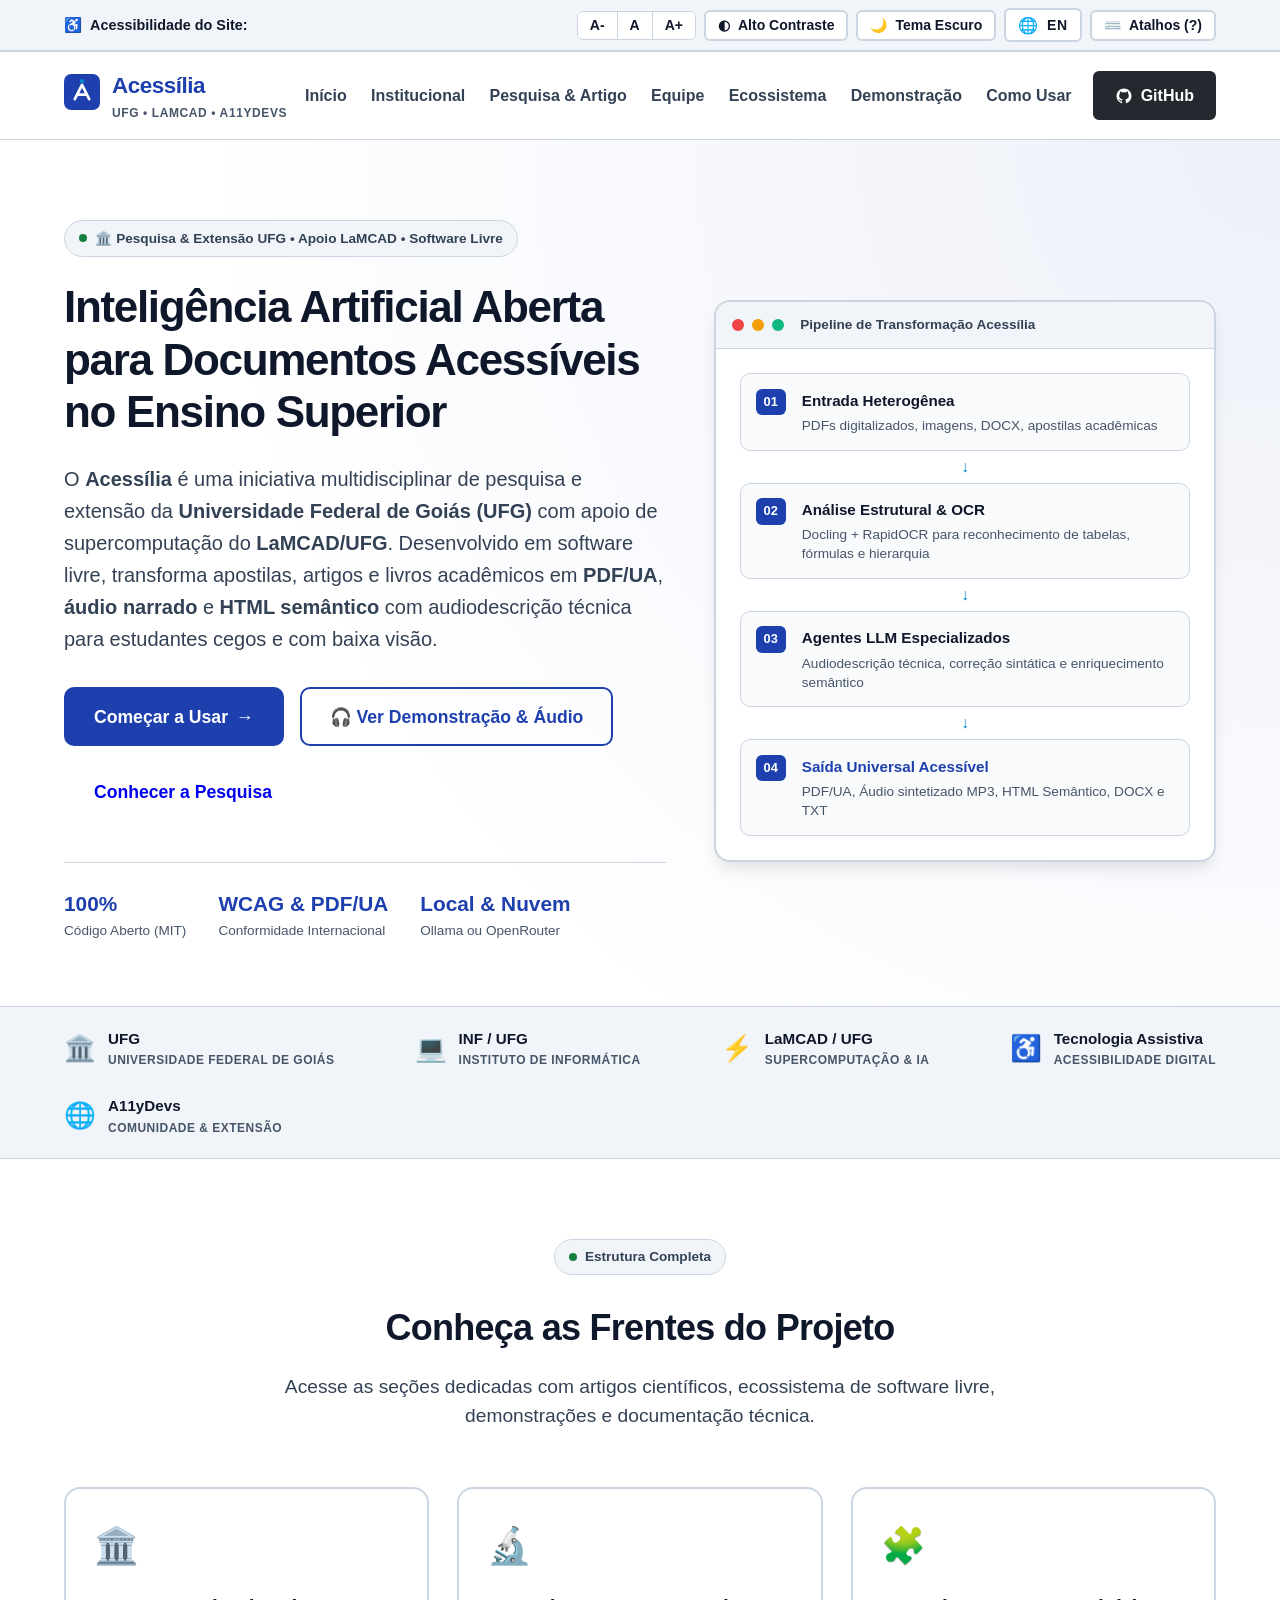
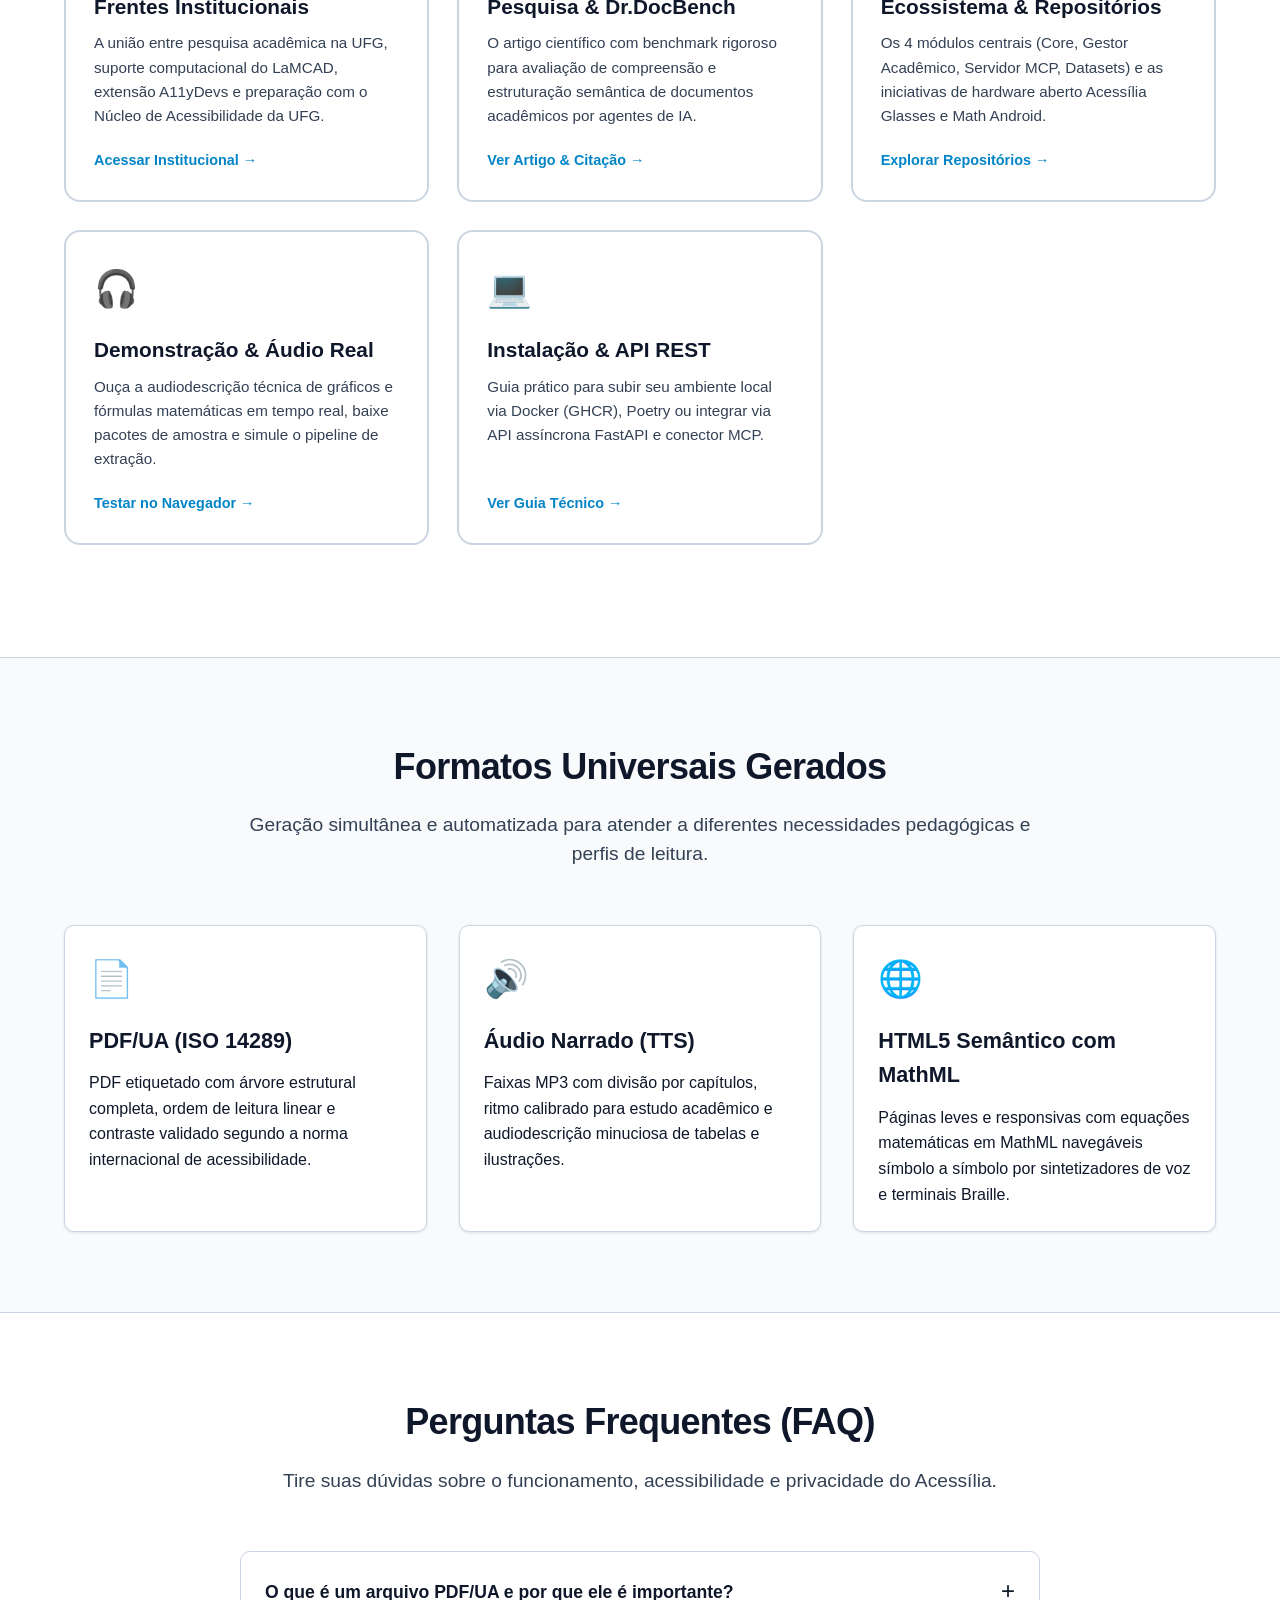
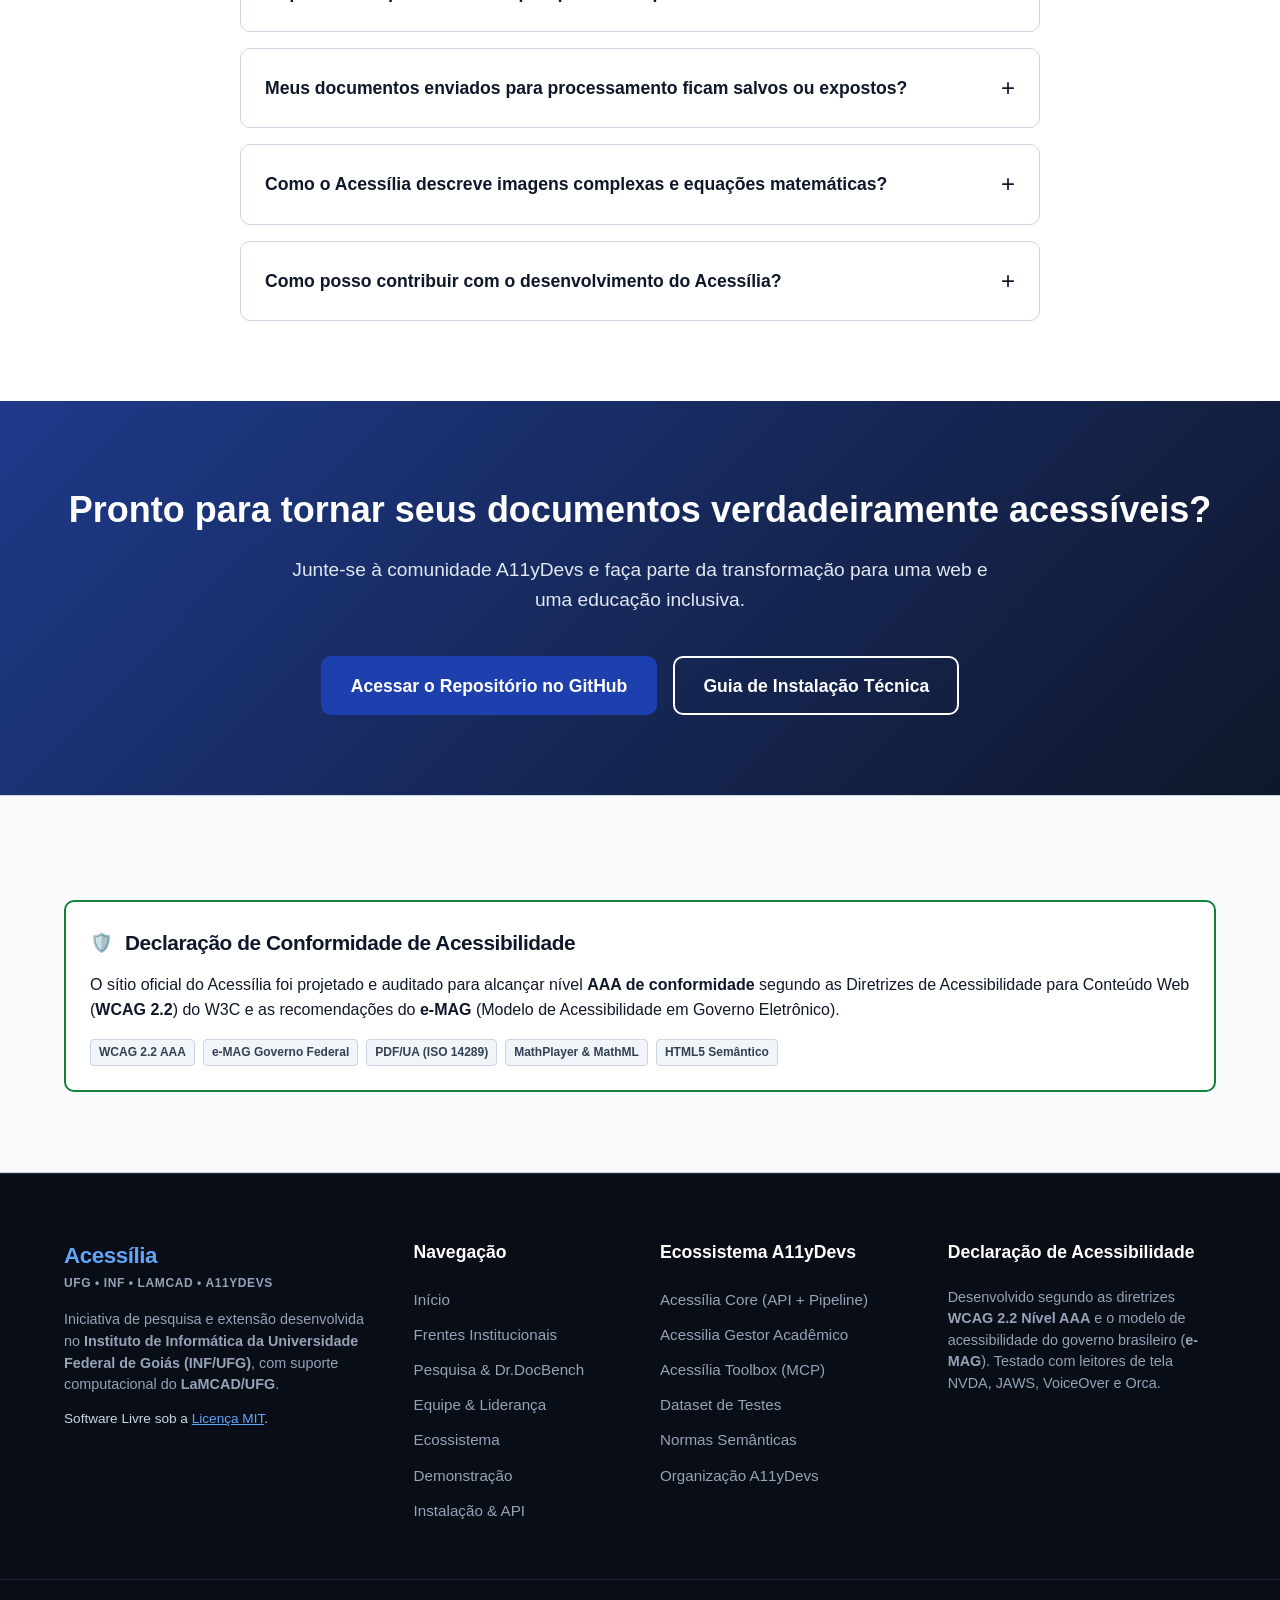
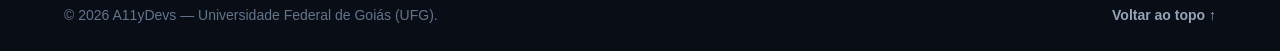
<file: index.html>
<!DOCTYPE html>
<html lang="pt-BR" data-theme="system" data-contrast="normal">
<head>
  <meta charset="UTF-8">
  <meta name="viewport" content="width=device-width, initial-scale=1.0">
  <title>Acessília — Plataforma de IA para Documentos Acessíveis | UFG • LaMCAD</title>
  <meta name="description" content="Plataforma agentica de código aberto para compreensão, extração estrutural e transformação de documentos em formatos acessíveis (PDF/UA, áudio, HTML, DOCX). Iniciativa UFG, LaMCAD e A11yDevs.">
  <meta name="keywords" content="acessibilidade, a11y, PDF/UA, OCR, IA, leitor de tela, audiodescrição, Docling, A11yDevs, inclusão digital, UFG, LaMCAD, Dr.DocBench">
  <meta name="author" content="A11yDevs">
  <meta name="theme-color" content="#1a365d">

  <!-- Metadados Acadêmicos (Google Scholar / Zotero / Mendeley) -->
  <meta name="citation_title" content="Acessilia at Dr.DocBench 2026: Agentic Document Parsing through Canonical Tree Adjudication">
  <meta name="citation_author" content="Inuzuka, Marcelo Akira">
  <meta name="citation_author" content="Queiroz, Marcos Paulo C M">
  <meta name="citation_author" content="Cordeiro, Jhonata Fernandes">
  <meta name="citation_author" content="Pereira, Eduardo Fraga">
  <meta name="citation_publication_date" content="2026/10">
  <meta name="citation_conference_title" content="The Proceedings of Workshop on Document Intelligence and Understanding">
  <meta name="citation_publisher" content="Association for Computational Linguistics">
  <meta name="citation_firstpage" content="448">
  <meta name="citation_lastpage" content="459">
  <meta name="citation_isbn" content="979-8-89176-477-4">
  <meta name="citation_pdf_url" content="https://aclanthology.org/2026.docinsights-1.31.pdf">

  <!-- Open Graph / Redes Sociais -->
  <meta property="og:type" content="website">
  <meta property="og:url" content="https://acessilia.org/">
  <meta property="og:title" content="Acessília — IA para Documentos Acessíveis">
  <meta property="og:description" content="Transforme documentos visuais e PDFs em formatos universais acessíveis com agentes de IA e OCR estruturado.">
  <meta property="og:locale" content="pt_BR">

  <!-- Estilos -->
  <link rel="stylesheet" href="assets/css/style.css">
  <link rel="icon" href="data:image/svg+xml,<svg xmlns=%22http://www.w3.org/2000/svg%22 viewBox=%220 0 100 100%22><text y=%22.9em%22 font-size=%2290%22>♿</text></svg>">
</head>
<body>

  <!-- Links de salto (Skip links para navegação por teclado / leitores de tela) -->
  <nav class="skip-links" aria-label="Atalhos de navegação rápida">
    <a href="#main-content" class="skip-link">Pular para o conteúdo principal</a>
    <a href="#accessibility-toolbar" class="skip-link">Pular para a barra de acessibilidade</a>
    <a href="#primary-nav" class="skip-link">Pular para o menu de navegação</a>
  </nav>

  <!-- Região para anúncios dinâmicos de acessibilidade (leitores de tela) -->
  <div id="a11y-announcer" class="sr-only" aria-live="polite" aria-atomic="true"></div>

  <!-- Barra de Ferramentas de Acessibilidade -->
  <section id="accessibility-toolbar" class="a11y-toolbar" aria-label="Ferramentas de Acessibilidade">
    <div class="container a11y-toolbar__inner">
      <span class="a11y-toolbar__title">
        <span class="icon-a11y" aria-hidden="true">♿</span>
        <strong>Acessibilidade do Site:</strong>
      </span>

      <div class="a11y-toolbar__actions">
        <!-- Controle de tamanho da fonte -->
        <div class="btn-group" role="group" aria-label="Ajustar tamanho do texto">
          <button type="button" id="btn-font-decrease" class="btn btn-sm" aria-label="Diminuir tamanho da fonte (A menos)">
            <span aria-hidden="true">A-</span>
          </button>
          <button type="button" id="btn-font-reset" class="btn btn-sm" aria-label="Restaurar tamanho padrão da fonte (A normal)">
            <span aria-hidden="true">A</span>
          </button>
          <button type="button" id="btn-font-increase" class="btn btn-sm" aria-label="Aumentar tamanho da fonte (A mais)">
            <span aria-hidden="true">A+</span>
          </button>
        </div>

        <!-- Alternador de Alto Contraste -->
        <button type="button" id="btn-toggle-contrast" class="btn btn-sm" aria-pressed="false" accesskey="c">
          <span class="icon" aria-hidden="true">◐</span>
          <span data-i18n="toolbar.contrast">Alto Contraste</span>
        </button>

        <!-- Alternador de Tema Escuro/Claro -->
        <button type="button" id="btn-toggle-theme" class="btn btn-sm" aria-label="Alternar tema de cores" accesskey="t">
          <span id="theme-icon" class="icon" aria-hidden="true">🌙</span>
          <span id="theme-label" data-i18n="toolbar.theme_dark">Tema Escuro</span>
        </button>

        <!-- Alternador de Idioma (i18n PT-BR / EN) -->
        <button type="button" id="btn-toggle-lang" class="btn btn-sm btn-lang" aria-label="Mudar idioma para Inglês / Switch to English" accesskey="l">
          <span class="icon lang-flag" aria-hidden="true">🌐</span>
          <span id="lang-current-label">EN</span>
        </button>

        <!-- Atalhos de Teclado (?) -->
        <button type="button" id="btn-open-shortcuts" class="btn btn-sm" aria-label="Ver atalhos de teclado (Pressione interrogação)">
          <span class="icon" aria-hidden="true">⌨️</span>
          <span data-i18n="toolbar.shortcuts">Atalhos (?)</span>
        </button>
      </div>
    </div>
  </section>

  <!-- Cabeçalho Principal -->
  <header class="site-header">
    <div class="container site-header__inner">
      <div class="site-header__brand">
        <a href="index.html" class="brand-link" aria-label="Acessília - Página inicial">
          <div class="brand-logo" aria-hidden="true">
            <svg width="36" height="36" viewBox="0 0 40 40" fill="none" xmlns="http://www.w3.org/2000/svg">
              <rect width="40" height="40" rx="8" fill="var(--color-primary)"/>
              <path d="M12 28L20 12L28 28M15 23H25" stroke="#FFFFFF" stroke-width="3" stroke-linecap="round" stroke-linejoin="round"/>
              <circle cx="20" cy="8" r="2.5" fill="var(--color-accent)"/>
            </svg>
          </div>
          <div class="brand-text">
            <span class="brand-name">Acessília</span>
            <span class="brand-tagline">UFG • LaMCAD • A11yDevs</span>
          </div>
        </a>
      </div>

      <!-- Menu de Navegação -->
      <nav id="primary-nav" class="site-nav" aria-label="Navegação principal">
        <button type="button" class="nav-toggle" id="btn-nav-toggle" aria-expanded="false" aria-controls="nav-menu" aria-label="Abrir menu de navegação">
          <span class="nav-toggle__bar" aria-hidden="true"></span>
          <span class="nav-toggle__bar" aria-hidden="true"></span>
          <span class="nav-toggle__bar" aria-hidden="true"></span>
        </button>

        <ul id="nav-menu" class="nav-list">
          <li><a href="index.html" class="nav-link" aria-current="page" data-i18n="nav.home">Início</a></li>
          <li><a href="institucional.html" class="nav-link" data-i18n="nav.institutional">Institucional</a></li>
          <li><a href="pesquisa.html" class="nav-link" data-i18n="nav.research">Pesquisa & Artigo</a></li>
          <li><a href="equipe.html" class="nav-link" data-i18n="nav.team" data-href-en="team.html">Equipe</a></li>
          <li><a href="ecossistema.html" class="nav-link" data-i18n="nav.ecosystem">Ecossistema</a></li>
          <li><a href="demonstracao.html" class="nav-link" data-i18n="nav.demo">Demonstração</a></li>
          <li><a href="como-usar.html" class="nav-link" data-i18n="nav.how_to_use">Como Usar</a></li>
          <li>
            <a href="https://github.com/A11yDevs/acessilia" class="btn btn-primary btn-github" target="_blank" rel="noopener noreferrer">
              <svg class="icon-github" width="18" height="18" viewBox="0 0 24 24" fill="currentColor" aria-hidden="true">
                <path fill-rule="evenodd" clip-rule="evenodd" d="M12 2C6.477 2 2 6.484 2 12.017c0 4.425 2.865 8.18 6.839 9.504.5.092.682-.217.682-.483 0-.237-.008-.868-.013-1.703-2.782.605-3.369-1.343-3.369-1.343-.454-1.158-1.11-1.466-1.11-1.466-.908-.62.069-.608.069-.608 1.003.07 1.53 1.032 1.53 1.032.892 1.53 2.341 1.088 2.91.832.092-.647.35-1.088.636-1.338-2.22-.253-4.555-1.113-4.555-4.951 0-1.093.39-1.988 1.029-2.688-.103-.253-.446-1.272.098-2.65 0 0 .84-.27 2.75 1.026A9.564 9.564 0 0112 6.844c.85.004 1.705.115 2.504.337 1.909-1.296 2.747-1.027 2.747-1.027.546 1.379.202 2.398.1 2.651.64.7 1.028 1.595 1.028 2.688 0 3.848-2.339 4.695-4.566 4.943.359.309.678.92.678 1.855 0 1.338-.012 2.419-.012 2.747 0 .268.18.58.688.482A10.019 10.019 0 0022 12.017C22 6.484 17.522 2 12 2z"/>
              </svg>
              <span>GitHub</span>
              <span class="sr-only">(abre em nova janela)</span>
            </a>
          </li>
        </ul>
      </nav>
    </div>
  </header>

  <!-- Conteúdo Principal -->
  <main id="main-content" tabindex="-1">

    <!-- Hero Section -->
    <section id="inicio" class="hero-section" aria-labelledby="hero-title">
      <div class="container hero-section__inner">
        <div class="hero-content">
          <div class="badge-pill" data-i18n="hero.badge">
            <span class="badge-dot" aria-hidden="true"></span>
            🏛️ Pesquisa & Extensão UFG • Apoio LaMCAD • Software Livre
          </div>

          <h1 id="hero-title" class="hero-title" data-i18n="hero.title">
            Inteligência Artificial Aberta para Documentos Acessíveis no Ensino Superior
          </h1>

          <p class="hero-lead" data-i18n="hero.lead">
            O <strong>Acessília</strong> é uma iniciativa multidisciplinar de pesquisa e extensão da <strong>Universidade Federal de Goiás (UFG)</strong> com apoio de supercomputação do <strong>LaMCAD/UFG</strong>. Desenvolvido em software livre, transforma apostilas, artigos e livros acadêmicos em <strong>PDF/UA</strong>, <strong>áudio narrado</strong> e <strong>HTML semântico</strong> com audiodescrição técnica para estudantes cegos e com baixa visão.
          </p>

          <div class="hero-cta">
            <a href="como-usar.html" class="btn btn-primary btn-lg" data-i18n="hero.btn_start">
              Começar a Usar
              <span class="arrow" aria-hidden="true">→</span>
            </a>
            <a href="demonstracao.html" class="btn btn-outline btn-lg" data-i18n="hero.btn_demo">
              🎧 Ver Demonstração & Áudio
            </a>
            <a href="pesquisa.html" class="btn btn-secondary btn-lg">
              Conhecer a Pesquisa
            </a>
          </div>

          <div class="hero-badges" aria-label="Estatísticas e características do projeto">
            <div class="hero-badge-item">
              <span class="hero-badge-num">100%</span>
              <span class="hero-badge-desc">Código Aberto (MIT)</span>
            </div>
            <div class="hero-badge-item">
              <span class="hero-badge-num">WCAG & PDF/UA</span>
              <span class="hero-badge-desc">Conformidade Internacional</span>
            </div>
            <div class="hero-badge-item">
              <span class="hero-badge-num">Local & Nuvem</span>
              <span class="hero-badge-desc">Ollama ou OpenRouter</span>
            </div>
          </div>
        </div>

        <div class="hero-visual" aria-hidden="true">
          <div class="pipeline-card">
            <div class="pipeline-header">
              <span class="circle circle-red"></span>
              <span class="circle circle-yellow"></span>
              <span class="circle circle-green"></span>
              <span class="pipeline-title">Pipeline de Transformação Acessília</span>
            </div>
            <div class="pipeline-body">
              <div class="pipeline-step">
                <span class="step-num">01</span>
                <div class="step-info">
                  <strong>Entrada Heterogênea</strong>
                  <p>PDFs digitalizados, imagens, DOCX, apostilas acadêmicas</p>
                </div>
              </div>
              <div class="pipeline-connector">↓</div>
              <div class="pipeline-step">
                <span class="step-num">02</span>
                <div class="step-info">
                  <strong>Análise Estrutural & OCR</strong>
                  <p>Docling + RapidOCR para reconhecimento de tabelas, fórmulas e hierarquia</p>
                </div>
              </div>
              <div class="pipeline-connector">↓</div>
              <div class="pipeline-step">
                <span class="step-num">03</span>
                <div class="step-info">
                  <strong>Agentes LLM Especializados</strong>
                  <p>Audiodescrição técnica, correção sintática e enriquecimento semântico</p>
                </div>
              </div>
              <div class="pipeline-connector">↓</div>
              <div class="pipeline-step">
                <span class="step-num">04</span>
                <div class="step-info highlight">
                  <strong>Saída Universal Acessível</strong>
                  <p>PDF/UA, Áudio sintetizado MP3, HTML Semântico, DOCX e TXT</p>
                </div>
              </div>
            </div>
          </div>
        </div>
      </div>
    </section>

    <!-- Barra de Parcerias Institucionais -->
    <section class="trust-ribbon" aria-label="Instituições e Laboratórios Parceiros">
      <div class="container trust-ribbon__inner">
        <a href="https://www.ufg.br" class="trust-item" target="_blank" rel="noopener noreferrer">
          <span class="trust-icon" aria-hidden="true">🏛️</span>
          <span class="trust-text">
            <strong>UFG</strong>
            <small>Universidade Federal de Goiás</small>
          </span>
          <span class="sr-only">(abre em nova janela)</span>
        </a>

        <a href="https://inf.ufg.br" class="trust-item" target="_blank" rel="noopener noreferrer">
          <span class="trust-icon" aria-hidden="true">💻</span>
          <span class="trust-text">
            <strong>INF / UFG</strong>
            <small>Instituto de Informática</small>
          </span>
          <span class="sr-only">(abre em nova janela)</span>
        </a>

        <a href="https://lamcad.ufg.br" class="trust-item" target="_blank" rel="noopener noreferrer">
          <span class="trust-icon" aria-hidden="true">⚡</span>
          <span class="trust-text">
            <strong>LaMCAD / UFG</strong>
            <small>Supercomputação & IA</small>
          </span>
          <span class="sr-only">(abre em nova janela)</span>
        </a>

        <div class="trust-item">
          <span class="trust-icon" aria-hidden="true">♿</span>
          <span class="trust-text">
            <strong>Tecnologia Assistiva</strong>
            <small>Acessibilidade Digital</small>
          </span>
        </div>

        <a href="https://github.com/A11yDevs" class="trust-item" target="_blank" rel="noopener noreferrer">
          <span class="trust-icon" aria-hidden="true">🌐</span>
          <span class="trust-text">
            <strong>A11yDevs</strong>
            <small>Comunidade & Extensão</small>
          </span>
          <span class="sr-only">(abre em nova janela)</span>
        </a>
      </div>
    </section>

    <!-- Seção Portal: Navegue pelas Áreas do Acessília -->
    <section class="section" aria-labelledby="portal-areas-title">
      <div class="container">
        <div class="section-header">
          <div class="badge-pill">
            <span class="badge-dot" aria-hidden="true"></span>
            Estrutura Completa
          </div>
          <h2 id="portal-areas-title" class="section-title">Conheça as Frentes do Projeto</h2>
          <p class="section-subtitle">
            Acesse as seções dedicadas com artigos científicos, ecossistema de software livre, demonstrações e documentação técnica.
          </p>
        </div>

        <div class="subpage-grid">
          <!-- Card 1: Institucional -->
          <a href="institucional.html" class="subpage-nav-card">
            <span class="subpage-nav-card__icon" aria-hidden="true">🏛️</span>
            <h3 class="subpage-nav-card__title">Frentes Institucionais</h3>
            <p class="subpage-nav-card__desc">
              A união entre pesquisa acadêmica na UFG, suporte computacional do LaMCAD, extensão A11yDevs e preparação com o Núcleo de Acessibilidade da UFG.
            </p>
            <span class="subpage-nav-card__link">Acessar Institucional →</span>
          </a>

          <!-- Card 2: Pesquisa & Artigo -->
          <a href="pesquisa.html" class="subpage-nav-card">
            <span class="subpage-nav-card__icon" aria-hidden="true">🔬</span>
            <h3 class="subpage-nav-card__title">Pesquisa & Dr.DocBench</h3>
            <p class="subpage-nav-card__desc">
              O artigo científico com benchmark rigoroso para avaliação de compreensão e estruturação semântica de documentos acadêmicos por agentes de IA.
            </p>
            <span class="subpage-nav-card__link">Ver Artigo & Citação →</span>
          </a>

          <!-- Card 3: Ecossistema -->
          <a href="ecossistema.html" class="subpage-nav-card">
            <span class="subpage-nav-card__icon" aria-hidden="true">🧩</span>
            <h3 class="subpage-nav-card__title">Ecossistema & Repositórios</h3>
            <p class="subpage-nav-card__desc">
              Os 4 módulos centrais (Core, Gestor Acadêmico, Servidor MCP, Datasets) e as iniciativas de hardware aberto Acessília Glasses e Math Android.
            </p>
            <span class="subpage-nav-card__link">Explorar Repositórios →</span>
          </a>

          <!-- Card 4: Demonstração & Áudio -->
          <a href="demonstracao.html" class="subpage-nav-card">
            <span class="subpage-nav-card__icon" aria-hidden="true">🎧</span>
            <h3 class="subpage-nav-card__title">Demonstração & Áudio Real</h3>
            <p class="subpage-nav-card__desc">
              Ouça a audiodescrição técnica de gráficos e fórmulas matemáticas em tempo real, baixe pacotes de amostra e simule o pipeline de extração.
            </p>
            <span class="subpage-nav-card__link">Testar no Navegador →</span>
          </a>

          <!-- Card 5: Como Usar -->
          <a href="como-usar.html" class="subpage-nav-card">
            <span class="subpage-nav-card__icon" aria-hidden="true">💻</span>
            <h3 class="subpage-nav-card__title">Instalação & API REST</h3>
            <p class="subpage-nav-card__desc">
              Guia prático para subir seu ambiente local via Docker (GHCR), Poetry ou integrar via API assíncrona FastAPI e conector MCP.
            </p>
            <span class="subpage-nav-card__link">Ver Guia Técnico →</span>
          </a>
        </div>
      </div>
    </section>

    <!-- Seção Formatos Gerados -->
    <section class="section section--alt" aria-labelledby="formatos-title">
      <div class="container">
        <div class="section-header">
          <h2 id="formatos-title" class="section-title">Formatos Universais Gerados</h2>
          <p class="section-subtitle">
            Geração simultânea e automatizada para atender a diferentes necessidades pedagógicas e perfis de leitura.
          </p>
        </div>

        <div class="grid grid-3">
          <div class="card">
            <div class="feature-icon" aria-hidden="true">📄</div>
            <h3 class="card-title">PDF/UA (ISO 14289)</h3>
            <p>PDF etiquetado com árvore estrutural completa, ordem de leitura linear e contraste validado segundo a norma internacional de acessibilidade.</p>
          </div>

          <div class="card">
            <div class="feature-icon" aria-hidden="true">🔊</div>
            <h3 class="card-title">Áudio Narrado (TTS)</h3>
            <p>Faixas MP3 com divisão por capítulos, ritmo calibrado para estudo acadêmico e audiodescrição minuciosa de tabelas e ilustrações.</p>
          </div>

          <div class="card">
            <div class="feature-icon" aria-hidden="true">🌐</div>
            <h3 class="card-title">HTML5 Semântico com MathML</h3>
            <p>Páginas leves e responsivas com equações matemáticas em MathML navegáveis símbolo a símbolo por sintetizadores de voz e terminais Braille.</p>
          </div>
        </div>
      </div>
    </section>

    <!-- Seção FAQ Resumida -->
    <section class="section" aria-labelledby="faq-title">
      <div class="container">
        <div class="section-header">
          <h2 id="faq-title" class="section-title">Perguntas Frequentes (FAQ)</h2>
          <p class="section-subtitle">Tire suas dúvidas sobre o funcionamento, acessibilidade e privacidade do Acessília.</p>
        </div>

        <div class="faq-list">
          <details class="faq-item">
            <summary class="faq-question">
              <span>O que é um arquivo PDF/UA e por que ele é importante?</span>
              <span class="faq-icon" aria-hidden="true">+</span>
            </summary>
            <div class="faq-answer">
              <p>
                PDF/UA (Universal Accessibility, norma ISO 14289) é o padrão internacional que assegura que arquivos PDF sejam completamente interpretáveis por tecnologias assistivas. Ele exige etiquetas semânticas, ordem de leitura rigorosa, contraste adequado e descrição para todos os elementos não textuais.
              </p>
            </div>
          </details>

          <details class="faq-item">
            <summary class="faq-question">
              <span>Meus documentos enviados para processamento ficam salvos ou expostos?</span>
              <span class="faq-icon" aria-hidden="true">+</span>
            </summary>
            <div class="faq-answer">
              <p>
                Não. Ao executar a plataforma localmente via Docker com Ollama, nenhum dado ou texto sai da sua rede corporativa ou computador pessoal. A API gerencia tokens efêmeros para download e limpa os arquivos após o ciclo de vida definido na configuração.
              </p>
            </div>
          </details>

          <details class="faq-item">
            <summary class="faq-question">
              <span>Como o Acessília descreve imagens complexas e equações matemáticas?</span>
              <span class="faq-icon" aria-hidden="true">+</span>
            </summary>
            <div class="faq-answer">
              <p>
                O Acessília usa modelos de visão computacional combinados com prompts estruturados para audiodescrição técnica. Fórmulas matemáticas são extraídas e convertidas em MathML e LaTeX semântico, permitindo navegação símbolo por símbolo no leitor de tela.
              </p>
            </div>
          </details>

          <details class="faq-item">
            <summary class="faq-question">
              <span>Como posso contribuir com o desenvolvimento do Acessília?</span>
              <span class="faq-icon" aria-hidden="true">+</span>
            </summary>
            <div class="faq-answer">
              <p>
                O projeto é 100% de código aberto sob licença MIT, mantido pela organização <strong>A11yDevs</strong>. Você pode contribuir abrindo issues, sugerindo melhorias na pipeline de IA, adicionando novos exportadores ou aprimorando o suporte a leitores de tela no repositório GitHub.
              </p>
            </div>
          </details>
        </div>
      </div>
    </section>

    <!-- Seção de Chamada para Ação (CTA) -->
    <section class="section section-cta" aria-labelledby="cta-title">
      <div class="container text-center">
        <h2 id="cta-title" class="cta-title">Pronto para tornar seus documentos verdadeiramente acessíveis?</h2>
        <p class="cta-subtitle">
          Junte-se à comunidade A11yDevs e faça parte da transformação para uma web e uma educação inclusiva.
        </p>
        <div class="cta-actions">
          <a href="https://github.com/A11yDevs/acessilia" class="btn btn-primary btn-lg" target="_blank" rel="noopener noreferrer">
            Acessar o Repositório no GitHub
            <span class="sr-only">(abre em nova janela)</span>
          </a>
          <a href="como-usar.html" class="btn btn-outline-light btn-lg">
            Guia de Instalação Técnica
          </a>
        </div>
      </div>
    </section>

    <!-- Declaração Formal de Acessibilidade -->
    <section id="declaracao-a11y" class="section section--alt" aria-labelledby="dec-title">
      <div class="container">
        <div class="declaration-card">
          <div class="declaration-header">
            <span aria-hidden="true">🛡️</span>
            <h2 id="dec-title" class="section-title" style="font-size: 1.3rem; margin: 0;" data-i18n="declaration.title">
              Declaração de Conformidade de Acessibilidade
            </h2>
          </div>
          <p data-i18n="declaration.p1">
            O sítio oficial do Acessília foi projetado e auditado para alcançar nível <strong>AAA de conformidade</strong> segundo as Diretrizes de Acessibilidade para Conteúdo Web (<strong>WCAG 2.2</strong>) do W3C e as recomendações do <strong>e-MAG</strong> (Modelo de Acessibilidade em Governo Eletrônico).
          </p>
          <div class="declaration-badges">
            <span class="criteria-badge">WCAG 2.2 AAA</span>
            <span class="criteria-badge">e-MAG Governo Federal</span>
            <span class="criteria-badge">PDF/UA (ISO 14289)</span>
            <span class="criteria-badge">MathPlayer & MathML</span>
            <span class="criteria-badge">HTML5 Semântico</span>
          </div>
        </div>
      </div>
    </section>

  </main>

  <!-- Rodapé -->
  <footer class="site-footer" role="contentinfo">
    <div class="container site-footer__inner">
      <div class="footer-col footer-col--brand">
        <div class="brand-text">
          <span class="brand-name">Acessília</span>
          <span class="brand-tagline">UFG • INF • LaMCAD • A11yDevs</span>
        </div>
        <p class="footer-desc">
          Iniciativa de pesquisa e extensão desenvolvida no <strong>Instituto de Informática da Universidade Federal de Goiás (INF/UFG)</strong>, com suporte computacional do <strong>LaMCAD/UFG</strong>.
        </p>
        <p class="footer-license">
          Software Livre sob a <a href="https://github.com/A11yDevs/acessilia" target="_blank" rel="noopener noreferrer">Licença MIT</a>.
        </p>
      </div>

      <div class="footer-col">
        <h3 class="footer-heading">Navegação</h3>
        <ul class="footer-links">
          <li><a href="index.html">Início</a></li>
          <li><a href="institucional.html">Frentes Institucionais</a></li>
          <li><a href="pesquisa.html">Pesquisa & Dr.DocBench</a></li>
          <li><a href="equipe.html" data-href-en="team.html">Equipe & Liderança</a></li>
          <li><a href="ecossistema.html">Ecossistema</a></li>
          <li><a href="demonstracao.html">Demonstração</a></li>
          <li><a href="como-usar.html">Instalação & API</a></li>
        </ul>
      </div>

      <div class="footer-col">
        <h3 class="footer-heading">Ecossistema A11yDevs</h3>
        <ul class="footer-links">
          <li><a href="https://github.com/A11yDevs/acessilia" target="_blank" rel="noopener noreferrer">Acessília Core (API + Pipeline)</a></li>
          <li><a href="https://github.com/A11yDevs/acessilia-ufg" target="_blank" rel="noopener noreferrer">Acessilia Gestor Acadêmico</a></li>
          <li><a href="https://github.com/A11yDevs/acessilia-toolbox" target="_blank" rel="noopener noreferrer">Acessília Toolbox (MCP)</a></li>
          <li><a href="https://github.com/A11yDevs/acessilia-dataset" target="_blank" rel="noopener noreferrer">Dataset de Testes</a></li>
          <li><a href="https://github.com/A11yDevs/normas-acessilia" target="_blank" rel="noopener noreferrer">Normas Semânticas</a></li>
          <li><a href="https://github.com/A11yDevs" target="_blank" rel="noopener noreferrer">Organização A11yDevs</a></li>
        </ul>
      </div>

      <div class="footer-col">
        <h3 class="footer-heading">Declaração de Acessibilidade</h3>
        <p class="footer-text">
          Desenvolvido segundo as diretrizes <strong>WCAG 2.2 Nível AAA</strong> e o modelo de acessibilidade do governo brasileiro (<strong>e-MAG</strong>). Testado com leitores de tela NVDA, JAWS, VoiceOver e Orca.
        </p>
      </div>
    </div>

    <div class="site-footer__bottom">
      <div class="container footer-bottom__inner">
        <p>© 2026 A11yDevs — Universidade Federal de Goiás (UFG).</p>
        <p><a href="#accessibility-toolbar" class="back-to-top">Voltar ao topo ↑</a></p>
      </div>
    </div>
  </footer>

  <!-- Modal de Atalhos de Teclado (<dialog>) -->
  <dialog id="modal-shortcuts" class="modal-a11y" aria-labelledby="modal-shortcuts-title">
    <div class="modal-inner">
      <div class="modal-header">
        <h2 id="modal-shortcuts-title" class="modal-title">
          <span aria-hidden="true">⌨️</span>
          <span data-i18n="shortcuts.title">Atalhos de Teclado Globais</span>
        </h2>
        <button type="button" id="btn-close-shortcuts" class="btn-close-modal" aria-label="Fechar janela de atalhos de teclado">✕</button>
      </div>

      <table class="shortcuts-table">
        <caption class="sr-only">Tabela de teclas de atalho e suas respectivas funções na página</caption>
        <thead>
          <tr>
            <th scope="col" data-i18n="shortcuts.key_col">Tecla de Atalho</th>
            <th scope="col" data-i18n="shortcuts.action_col">Ação Executada</th>
          </tr>
        </thead>
        <tbody>
          <tr><td><kbd>Alt</kbd> + <kbd>1</kbd></td><td>Pular diretamente para o conteúdo principal</td></tr>
          <tr><td><kbd>Alt</kbd> + <kbd>2</kbd></td><td>Pular para a barra de acessibilidade (fonte, cores, idioma)</td></tr>
          <tr><td><kbd>Alt</kbd> + <kbd>3</kbd></td><td>Pular para o menu de navegação</td></tr>
          <tr><td><kbd>Alt</kbd> + <kbd>C</kbd></td><td>Alternar modo de alto contraste</td></tr>
          <tr><td><kbd>Alt</kbd> + <kbd>T</kbd></td><td>Alternar tema de cores (claro / escuro)</td></tr>
          <tr><td><kbd>Alt</kbd> + <kbd>L</kbd></td><td>Alternar idioma do site (Português / Inglês)</td></tr>
          <tr><td><kbd>?</kbd> (Shift + /)</td><td>Abrir esta janela de atalhos de teclado</td></tr>
          <tr><td><kbd>Esc</kbd></td><td>Fechar janelas modais e menus abertos</td></tr>
        </tbody>
      </table>

      <div style="text-align: right;">
        <button type="button" class="btn btn-outline btn-sm" onclick="document.getElementById('modal-shortcuts').close()">
          Fechar Janela
        </button>
      </div>
    </div>
  </dialog>

  <!-- Scripts -->
  <script src="assets/js/main.js"></script>
</body>
</html>
</file>
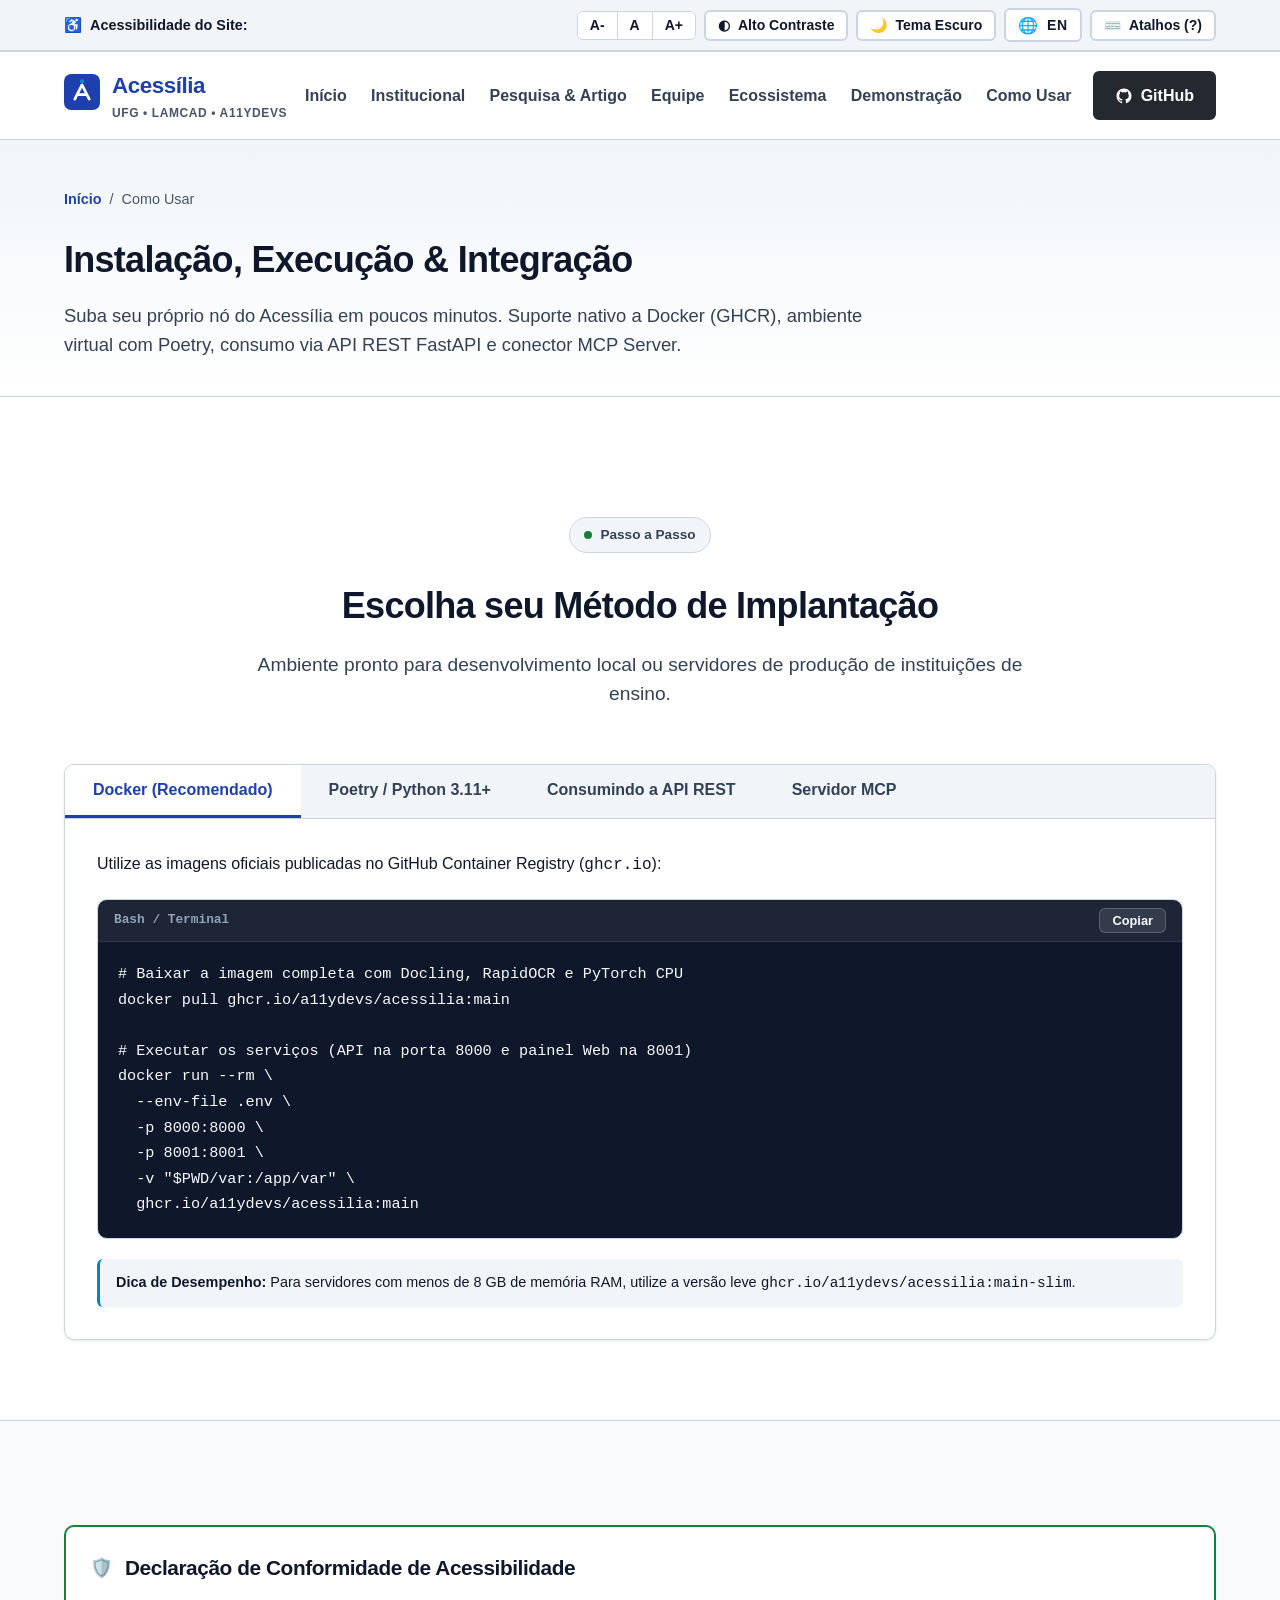
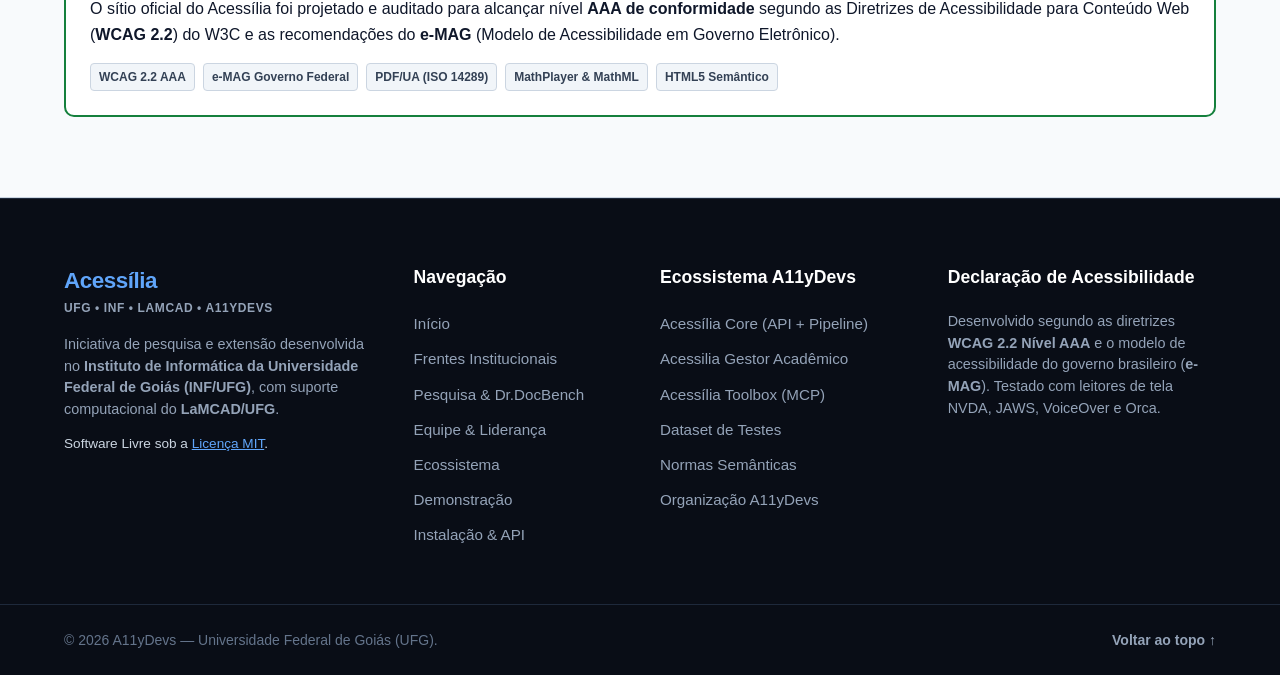
<file: como-usar.html>
<!DOCTYPE html>
<html lang="pt-BR" data-theme="system" data-contrast="normal">
<head>
  <meta charset="UTF-8">
  <meta name="viewport" content="width=device-width, initial-scale=1.0">
  <title>Como Usar & Instalação — Acessília | Docker • Poetry • API</title>
  <meta name="description" content="Guia completo de instalação e execução do Acessília: imagens Docker oficiais no GHCR, Poetry, consumo da API REST e servidor MCP.">
  <meta name="keywords" content="instalação, docker, poetry, api rest, fastapi, curl, python, mcp, como usar, tutorial, Acessília">
  <meta name="author" content="A11yDevs">
  <meta name="theme-color" content="#1a365d">

  <!-- Open Graph -->
  <meta property="og:type" content="website">
  <meta property="og:url" content="https://acessilia.org/como-usar.html">
  <meta property="og:title" content="Como Começar — Acessília">
  <meta property="og:description" content="Suba seu próprio ambiente Acessília em poucos minutos com Docker ou Poetry.">
  <meta property="og:locale" content="pt_BR">

  <!-- Estilos -->
  <link rel="stylesheet" href="assets/css/style.css">
  <link rel="icon" href="data:image/svg+xml,<svg xmlns=%22http://www.w3.org/2000/svg%22 viewBox=%220 0 100 100%22><text y=%22.9em%22 font-size=%2290%22>♿</text></svg>">
</head>
<body>

  <!-- Skip links -->
  <nav class="skip-links" aria-label="Atalhos de navegação rápida">
    <a href="#main-content" class="skip-link">Pular para o conteúdo principal</a>
    <a href="#accessibility-toolbar" class="skip-link">Pular para a barra de acessibilidade</a>
    <a href="#primary-nav" class="skip-link">Pular para o menu de navegação</a>
  </nav>

  <!-- Região para anúncios dinâmicos de acessibilidade -->
  <div id="a11y-announcer" class="sr-only" aria-live="polite" aria-atomic="true"></div>

  <!-- Barra de Ferramentas de Acessibilidade -->
  <section id="accessibility-toolbar" class="a11y-toolbar" aria-label="Ferramentas de Acessibilidade">
    <div class="container a11y-toolbar__inner">
      <span class="a11y-toolbar__title">
        <span class="icon-a11y" aria-hidden="true">♿</span>
        <strong>Acessibilidade do Site:</strong>
      </span>

      <div class="a11y-toolbar__actions">
        <!-- Controle de tamanho da fonte -->
        <div class="btn-group" role="group" aria-label="Ajustar tamanho do texto">
          <button type="button" id="btn-font-decrease" class="btn btn-sm" aria-label="Diminuir tamanho da fonte (A menos)">
            <span aria-hidden="true">A-</span>
          </button>
          <button type="button" id="btn-font-reset" class="btn btn-sm" aria-label="Restaurar tamanho padrão da fonte (A normal)">
            <span aria-hidden="true">A</span>
          </button>
          <button type="button" id="btn-font-increase" class="btn btn-sm" aria-label="Aumentar tamanho da fonte (A mais)">
            <span aria-hidden="true">A+</span>
          </button>
        </div>

        <!-- Alternador de Alto Contraste -->
        <button type="button" id="btn-toggle-contrast" class="btn btn-sm" aria-pressed="false" accesskey="c">
          <span class="icon" aria-hidden="true">◐</span>
          <span data-i18n="toolbar.contrast">Alto Contraste</span>
        </button>

        <!-- Alternador de Tema Escuro/Claro -->
        <button type="button" id="btn-toggle-theme" class="btn btn-sm" aria-label="Alternar tema de cores" accesskey="t">
          <span id="theme-icon" class="icon" aria-hidden="true">🌙</span>
          <span id="theme-label" data-i18n="toolbar.theme_dark">Tema Escuro</span>
        </button>

        <!-- Alternador de Idioma (i18n PT-BR / EN) -->
        <button type="button" id="btn-toggle-lang" class="btn btn-sm btn-lang" aria-label="Mudar idioma para Inglês / Switch to English" accesskey="l">
          <span class="icon lang-flag" aria-hidden="true">🌐</span>
          <span id="lang-current-label">EN</span>
        </button>

        <!-- Atalhos de Teclado (?) -->
        <button type="button" id="btn-open-shortcuts" class="btn btn-sm" aria-label="Ver atalhos de teclado (Pressione interrogação)">
          <span class="icon" aria-hidden="true">⌨️</span>
          <span data-i18n="toolbar.shortcuts">Atalhos (?)</span>
        </button>
      </div>
    </div>
  </section>

  <!-- Cabeçalho Principal -->
  <header class="site-header">
    <div class="container site-header__inner">
      <div class="site-header__brand">
        <a href="index.html" class="brand-link" aria-label="Acessília - Página inicial">
          <div class="brand-logo" aria-hidden="true">
            <svg width="36" height="36" viewBox="0 0 40 40" fill="none" xmlns="http://www.w3.org/2000/svg">
              <rect width="40" height="40" rx="8" fill="var(--color-primary)"/>
              <path d="M12 28L20 12L28 28M15 23H25" stroke="#FFFFFF" stroke-width="3" stroke-linecap="round" stroke-linejoin="round"/>
              <circle cx="20" cy="8" r="2.5" fill="var(--color-accent)"/>
            </svg>
          </div>
          <div class="brand-text">
            <span class="brand-name">Acessília</span>
            <span class="brand-tagline">UFG • LaMCAD • A11yDevs</span>
          </div>
        </a>
      </div>

      <!-- Menu de Navegação -->
      <nav id="primary-nav" class="site-nav" aria-label="Navegação principal">
        <button type="button" class="nav-toggle" id="btn-nav-toggle" aria-expanded="false" aria-controls="nav-menu" aria-label="Abrir menu de navegação">
          <span class="nav-toggle__bar" aria-hidden="true"></span>
          <span class="nav-toggle__bar" aria-hidden="true"></span>
          <span class="nav-toggle__bar" aria-hidden="true"></span>
        </button>

        <ul id="nav-menu" class="nav-list">
          <li><a href="index.html" class="nav-link" data-i18n="nav.home">Início</a></li>
          <li><a href="institucional.html" class="nav-link" data-i18n="nav.institutional">Institucional</a></li>
          <li><a href="pesquisa.html" class="nav-link" data-i18n="nav.research">Pesquisa & Artigo</a></li>
          <li><a href="equipe.html" class="nav-link" data-i18n="nav.team" data-href-en="team.html">Equipe</a></li>
          <li><a href="ecossistema.html" class="nav-link" data-i18n="nav.ecosystem">Ecossistema</a></li>
          <li><a href="demonstracao.html" class="nav-link" data-i18n="nav.demo">Demonstração</a></li>
          <li><a href="como-usar.html" class="nav-link" aria-current="page" data-i18n="nav.how_to_use">Como Usar</a></li>
          <li>
            <a href="https://github.com/A11yDevs/acessilia" class="btn btn-primary btn-github" target="_blank" rel="noopener noreferrer">
              <svg class="icon-github" width="18" height="18" viewBox="0 0 24 24" fill="currentColor" aria-hidden="true">
                <path fill-rule="evenodd" clip-rule="evenodd" d="M12 2C6.477 2 2 6.484 2 12.017c0 4.425 2.865 8.18 6.839 9.504.5.092.682-.217.682-.483 0-.237-.008-.868-.013-1.703-2.782.605-3.369-1.343-3.369-1.343-.454-1.158-1.11-1.466-1.11-1.466-.908-.62.069-.608.069-.608 1.003.07 1.53 1.032 1.53 1.032.892 1.53 2.341 1.088 2.91.832.092-.647.35-1.088.636-1.338-2.22-.253-4.555-1.113-4.555-4.951 0-1.093.39-1.988 1.029-2.688-.103-.253-.446-1.272.098-2.65 0 0 .84-.27 2.75 1.026A9.564 9.564 0 0112 6.844c.85.004 1.705.115 2.504.337 1.909-1.296 2.747-1.027 2.747-1.027.546 1.379.202 2.398.1 2.651.64.7 1.028 1.595 1.028 2.688 0 3.848-2.339 4.695-4.566 4.943.359.309.678.92.678 1.855 0 1.338-.012 2.419-.012 2.747 0 .268.18.58.688.482A10.019 10.019 0 0022 12.017C22 6.484 17.522 2 12 2z"/>
              </svg>
              <span>GitHub</span>
              <span class="sr-only">(abre em nova janela)</span>
            </a>
          </li>
        </ul>
      </nav>
    </div>
  </header>

  <!-- Conteúdo Principal -->
  <main id="main-content" tabindex="-1">

    <!-- Cabeçalho da Página -->
    <header class="page-header">
      <div class="container">
        <nav class="breadcrumb" aria-label="Caminho de navegação">
          <a href="index.html">Início</a>
          <span class="breadcrumb-sep" aria-hidden="true">/</span>
          <span aria-current="page">Como Usar</span>
        </nav>
        <h1 class="page-title">Instalação, Execução & Integração</h1>
        <p class="page-lead">
          Suba seu próprio nó do Acessília em poucos minutos. Suporte nativo a Docker (GHCR), ambiente virtual com Poetry, consumo via API REST FastAPI e conector MCP Server.
        </p>
      </div>
    </header>

    <!-- Seção Abas de Instalação -->
    <section class="section" aria-labelledby="inst-title">
      <div class="container">
        <div class="section-header">
          <div class="badge-pill">
            <span class="badge-dot" aria-hidden="true"></span>
            Passo a Passo
          </div>
          <h2 id="inst-title" class="section-title">Escolha seu Método de Implantação</h2>
          <p class="section-subtitle">
            Ambiente pronto para desenvolvimento local ou servidores de produção de instituições de ensino.
          </p>
        </div>

        <div class="tabs" id="install-tabs">
          <div class="tabs__list" role="tablist" aria-label="Opções de instalação e execução">
            <button type="button" class="tab-button" role="tab" aria-selected="true" aria-controls="panel-docker" id="tab-docker">
              Docker (Recomendado)
            </button>
            <button type="button" class="tab-button" role="tab" aria-selected="false" aria-controls="panel-poetry" id="tab-poetry" tabindex="-1">
              Poetry / Python 3.11+
            </button>
            <button type="button" class="tab-button" role="tab" aria-selected="false" aria-controls="panel-api" id="tab-api" tabindex="-1">
              Consumindo a API REST
            </button>
            <button type="button" class="tab-button" role="tab" aria-selected="false" aria-controls="panel-mcp" id="tab-mcp" tabindex="-1">
              Servidor MCP
            </button>
          </div>

          <!-- Painel Docker -->
          <div class="tab-panel" id="panel-docker" role="tabpanel" aria-labelledby="tab-docker">
            <h3 class="sr-only">Execução com Docker</h3>
            <p>Utilize as imagens oficiais publicadas no GitHub Container Registry (<code>ghcr.io</code>):</p>
            <div class="code-block">
              <div class="code-block__header">
                <span class="code-lang">Bash / Terminal</span>
                <button type="button" class="btn-copy" aria-label="Copiar comando Docker para a área de transferência">Copiar</button>
              </div>
              <pre><code># Baixar a imagem completa com Docling, RapidOCR e PyTorch CPU
docker pull ghcr.io/a11ydevs/acessilia:main

# Executar os serviços (API na porta 8000 e painel Web na 8001)
docker run --rm \
  --env-file .env \
  -p 8000:8000 \
  -p 8001:8001 \
  -v "$PWD/var:/app/var" \
  ghcr.io/a11ydevs/acessilia:main</code></pre>
            </div>
            <p class="tip-note">
              <strong>Dica de Desempenho:</strong> Para servidores com menos de 8 GB de memória RAM, utilize a versão leve <code>ghcr.io/a11ydevs/acessilia:main-slim</code>.
            </p>
          </div>

          <!-- Painel Poetry -->
          <div class="tab-panel" id="panel-poetry" role="tabpanel" aria-labelledby="tab-poetry" hidden>
            <h3 class="sr-only">Instalação com Poetry</h3>
            <p>Clone o repositório oficial e configure o ambiente com o gerenciador de pacotes Poetry:</p>
            <div class="code-block">
              <div class="code-block__header">
                <span class="code-lang">Bash / Terminal</span>
                <button type="button" class="btn-copy" aria-label="Copiar comandos Poetry para a área de transferência">Copiar</button>
              </div>
              <pre><code># 1. Clonar o repositório
git clone https://github.com/A11yDevs/acessilia.git
cd acessilia

# 2. Instalar dependências em ambiente virtual isolado
poetry install

# 3. Configurar variáveis de ambiente
cp .env.example .env

# 4. Iniciar todos os serviços integrados (API + Web + Telegram)
poetry run python -m frontend.run</code></pre>
            </div>
          </div>

          <!-- Painel API -->
          <div class="tab-panel" id="panel-api" role="tabpanel" aria-labelledby="tab-api" hidden>
            <h3 class="sr-only">Consumindo a API REST</h3>
            <p>Envie um arquivo para processamento assíncrono via cURL ou qualquer biblioteca HTTP:</p>
            <div class="code-block">
              <div class="code-block__header">
                <span class="code-lang">cURL / HTTP</span>
                <button type="button" class="btn-copy" aria-label="Copiar requisição cURL para a área de transferência">Copiar</button>
              </div>
              <pre><code># 1. Enviar documento PDF para a fila assíncrona
curl -X POST "http://localhost:8000/api/v1/jobs" \
  -F "file=@apostila_calculo.pdf" \
  -F "export_formats=pdf_ua,mp3,html"

# Resposta JSON: {"task_id": "job_94a7e2b1", "status": "queued"}

# 2. Consultar status do processamento
curl -X GET "http://localhost:8000/api/v1/jobs/job_94a7e2b1"

# 3. Baixar versão PDF/UA acessível gerada
curl -O "http://localhost:8000/api/v1/download/{download_token}/pdf_ua"</code></pre>
            </div>
          </div>

          <!-- Painel MCP -->
          <div class="tab-panel" id="panel-mcp" role="tabpanel" aria-labelledby="tab-mcp" hidden>
            <h3 class="sr-only">Integração via Servidor MCP</h3>
            <p>Conecte o Acessília ao seu assistente de inteligência artificial via Model Context Protocol:</p>
            <div class="code-block">
              <div class="code-block__header">
                <span class="code-lang">JSON (mcp.json)</span>
                <button type="button" class="btn-copy" aria-label="Copiar configuração MCP para a área de transferência">Copiar</button>
              </div>
              <pre><code>{
  "mcpServers": {
    "acessilia": {
      "command": "python",
      "args": ["-m", "acessilia_toolbox.server"],
      "env": {
        "ACESSILIA_API_URL": "http://localhost:8000"
      }
    }
  }
}</code></pre>
            </div>
            <p class="tip-note">
              <strong>Ferramentas Disponibilizadas:</strong> <code>describe_academic_chart</code>, <code>extract_mathml_equations</code> e <code>audit_pdf_ua_compliance</code>.
            </p>
          </div>
        </div>
      </div>
    </section>

    <!-- Declaração Formal de Acessibilidade -->
    <section id="declaracao-a11y" class="section section--alt" aria-labelledby="dec-title">
      <div class="container">
        <div class="declaration-card">
          <div class="declaration-header">
            <span aria-hidden="true">🛡️</span>
            <h2 id="dec-title" class="section-title" style="font-size: 1.3rem; margin: 0;" data-i18n="declaration.title">
              Declaração de Conformidade de Acessibilidade
            </h2>
          </div>
          <p data-i18n="declaration.p1">
            O sítio oficial do Acessília foi projetado e auditado para alcançar nível <strong>AAA de conformidade</strong> segundo as Diretrizes de Acessibilidade para Conteúdo Web (<strong>WCAG 2.2</strong>) do W3C e as recomendações do <strong>e-MAG</strong> (Modelo de Acessibilidade em Governo Eletrônico).
          </p>
          <div class="declaration-badges">
            <span class="criteria-badge">WCAG 2.2 AAA</span>
            <span class="criteria-badge">e-MAG Governo Federal</span>
            <span class="criteria-badge">PDF/UA (ISO 14289)</span>
            <span class="criteria-badge">MathPlayer & MathML</span>
            <span class="criteria-badge">HTML5 Semântico</span>
          </div>
        </div>
      </div>
    </section>

  </main>

  <!-- Rodapé -->
  <footer class="site-footer" role="contentinfo">
    <div class="container site-footer__inner">
      <div class="footer-col footer-col--brand">
        <div class="brand-text">
          <span class="brand-name">Acessília</span>
          <span class="brand-tagline">UFG • INF • LaMCAD • A11yDevs</span>
        </div>
        <p class="footer-desc">
          Iniciativa de pesquisa e extensão desenvolvida no <strong>Instituto de Informática da Universidade Federal de Goiás (INF/UFG)</strong>, com suporte computacional do <strong>LaMCAD/UFG</strong>.
        </p>
        <p class="footer-license">
          Software Livre sob a <a href="https://github.com/A11yDevs/acessilia" target="_blank" rel="noopener noreferrer">Licença MIT</a>.
        </p>
      </div>

      <div class="footer-col">
        <h3 class="footer-heading">Navegação</h3>
        <ul class="footer-links">
          <li><a href="index.html">Início</a></li>
          <li><a href="institucional.html">Frentes Institucionais</a></li>
          <li><a href="pesquisa.html">Pesquisa & Dr.DocBench</a></li>
          <li><a href="equipe.html" data-href-en="team.html">Equipe & Liderança</a></li>
          <li><a href="ecossistema.html">Ecossistema</a></li>
          <li><a href="demonstracao.html">Demonstração</a></li>
          <li><a href="como-usar.html">Instalação & API</a></li>
        </ul>
      </div>

      <div class="footer-col">
        <h3 class="footer-heading">Ecossistema A11yDevs</h3>
        <ul class="footer-links">
          <li><a href="https://github.com/A11yDevs/acessilia" target="_blank" rel="noopener noreferrer">Acessília Core (API + Pipeline)</a></li>
          <li><a href="https://github.com/A11yDevs/acessilia-ufg" target="_blank" rel="noopener noreferrer">Acessilia Gestor Acadêmico</a></li>
          <li><a href="https://github.com/A11yDevs/acessilia-toolbox" target="_blank" rel="noopener noreferrer">Acessília Toolbox (MCP)</a></li>
          <li><a href="https://github.com/A11yDevs/acessilia-dataset" target="_blank" rel="noopener noreferrer">Dataset de Testes</a></li>
          <li><a href="https://github.com/A11yDevs/normas-acessilia" target="_blank" rel="noopener noreferrer">Normas Semânticas</a></li>
          <li><a href="https://github.com/A11yDevs" target="_blank" rel="noopener noreferrer">Organização A11yDevs</a></li>
        </ul>
      </div>

      <div class="footer-col">
        <h3 class="footer-heading">Declaração de Acessibilidade</h3>
        <p class="footer-text">
          Desenvolvido segundo as diretrizes <strong>WCAG 2.2 Nível AAA</strong> e o modelo de acessibilidade do governo brasileiro (<strong>e-MAG</strong>). Testado com leitores de tela NVDA, JAWS, VoiceOver e Orca.
        </p>
      </div>
    </div>

    <div class="site-footer__bottom">
      <div class="container footer-bottom__inner">
        <p>© 2026 A11yDevs — Universidade Federal de Goiás (UFG).</p>
        <p><a href="#accessibility-toolbar" class="back-to-top">Voltar ao topo ↑</a></p>
      </div>
    </div>
  </footer>

  <!-- Modal de Atalhos de Teclado (<dialog>) -->
  <dialog id="modal-shortcuts" class="modal-a11y" aria-labelledby="modal-shortcuts-title">
    <div class="modal-inner">
      <div class="modal-header">
        <h2 id="modal-shortcuts-title" class="modal-title">
          <span aria-hidden="true">⌨️</span>
          <span data-i18n="shortcuts.title">Atalhos de Teclado Globais</span>
        </h2>
        <button type="button" id="btn-close-shortcuts" class="btn-close-modal" aria-label="Fechar janela de atalhos de teclado">✕</button>
      </div>

      <table class="shortcuts-table">
        <caption class="sr-only">Tabela de teclas de atalho e suas respectivas funções na página</caption>
        <thead>
          <tr>
            <th scope="col" data-i18n="shortcuts.key_col">Tecla de Atalho</th>
            <th scope="col" data-i18n="shortcuts.action_col">Ação Executada</th>
          </tr>
        </thead>
        <tbody>
          <tr><td><kbd>Alt</kbd> + <kbd>1</kbd></td><td>Pular diretamente para o conteúdo principal</td></tr>
          <tr><td><kbd>Alt</kbd> + <kbd>2</kbd></td><td>Pular para a barra de acessibilidade (fonte, cores, idioma)</td></tr>
          <tr><td><kbd>Alt</kbd> + <kbd>3</kbd></td><td>Pular para o menu de navegação</td></tr>
          <tr><td><kbd>Alt</kbd> + <kbd>C</kbd></td><td>Alternar modo de alto contraste</td></tr>
          <tr><td><kbd>Alt</kbd> + <kbd>T</kbd></td><td>Alternar tema de cores (claro / escuro)</td></tr>
          <tr><td><kbd>Alt</kbd> + <kbd>L</kbd></td><td>Alternar idioma do site (Português / Inglês)</td></tr>
          <tr><td><kbd>?</kbd> (Shift + /)</td><td>Abrir esta janela de atalhos de teclado</td></tr>
          <tr><td><kbd>Esc</kbd></td><td>Fechar janelas modais e menus abertos</td></tr>
        </tbody>
      </table>

      <div style="text-align: right;">
        <button type="button" class="btn btn-outline btn-sm" onclick="document.getElementById('modal-shortcuts').close()">
          Fechar Janela
        </button>
      </div>
    </div>
  </dialog>

  <!-- Scripts -->
  <script src="assets/js/main.js"></script>
</body>
</html>
</file>
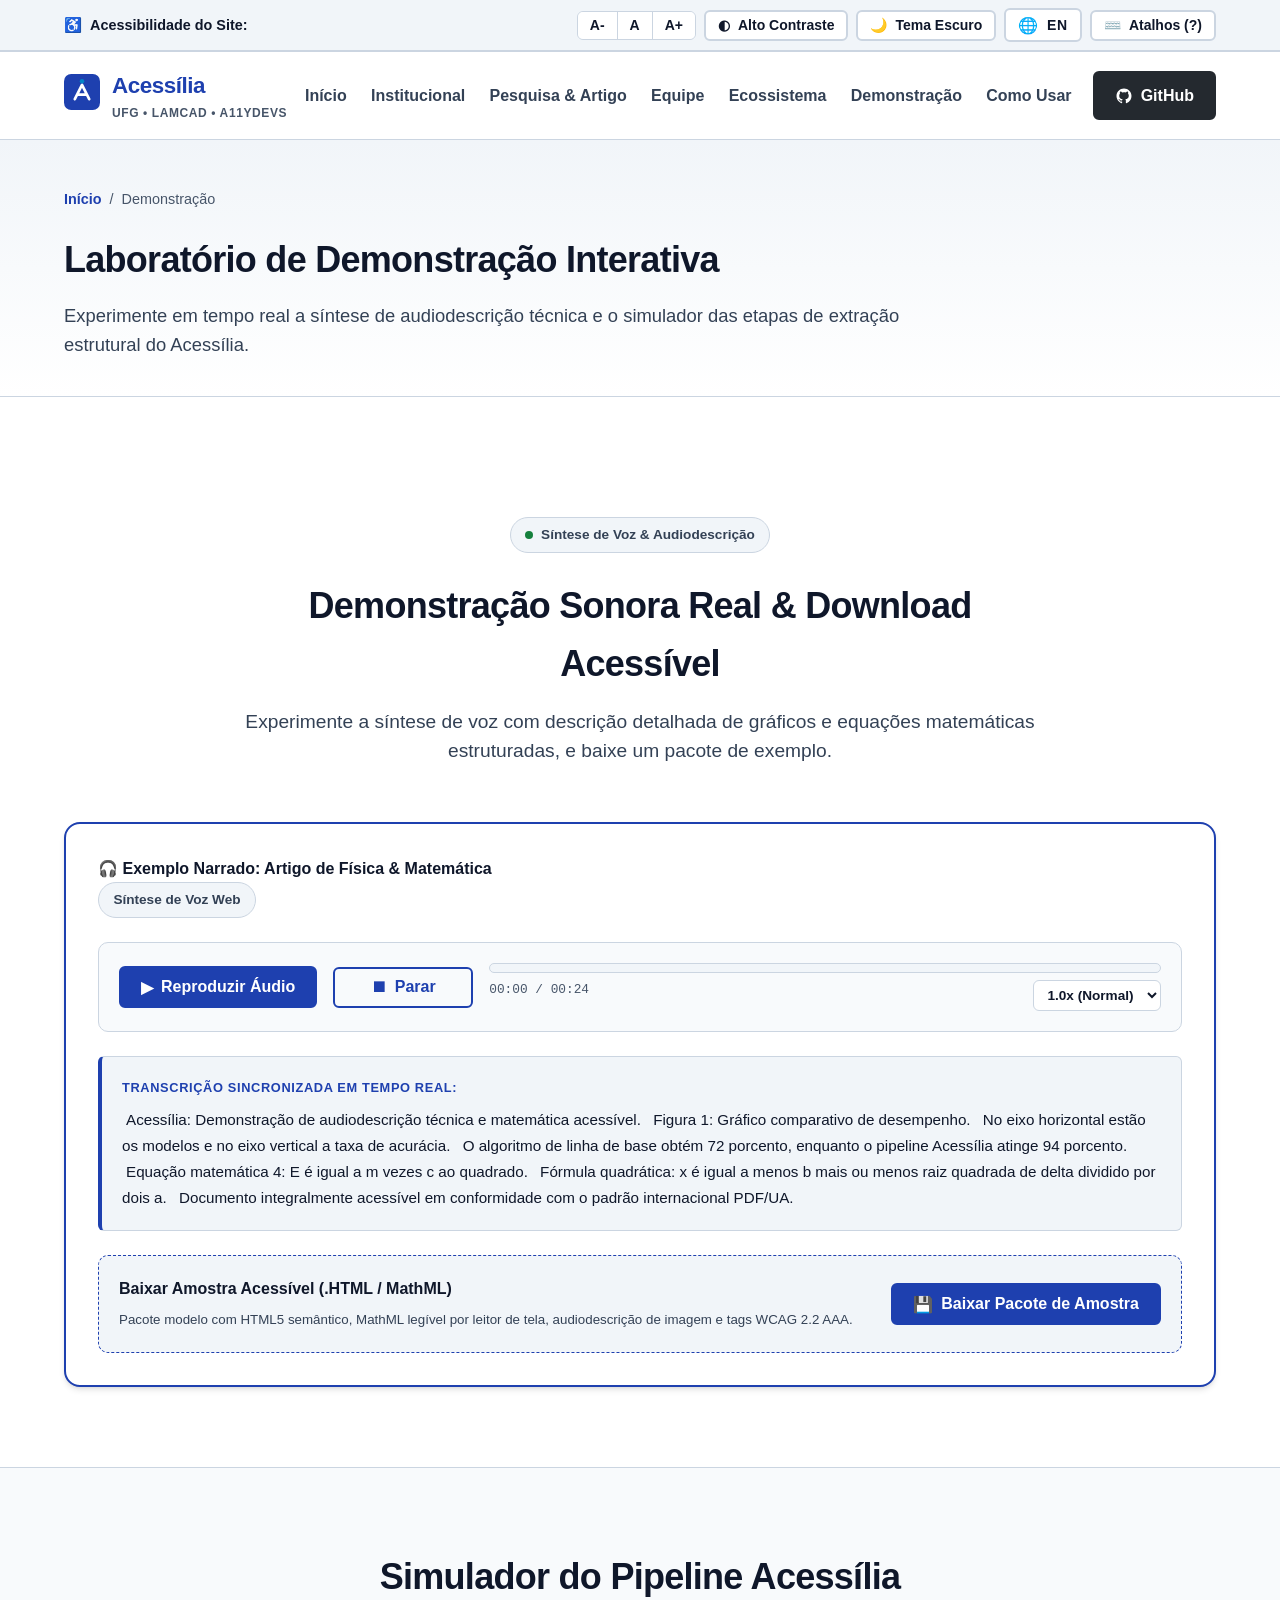
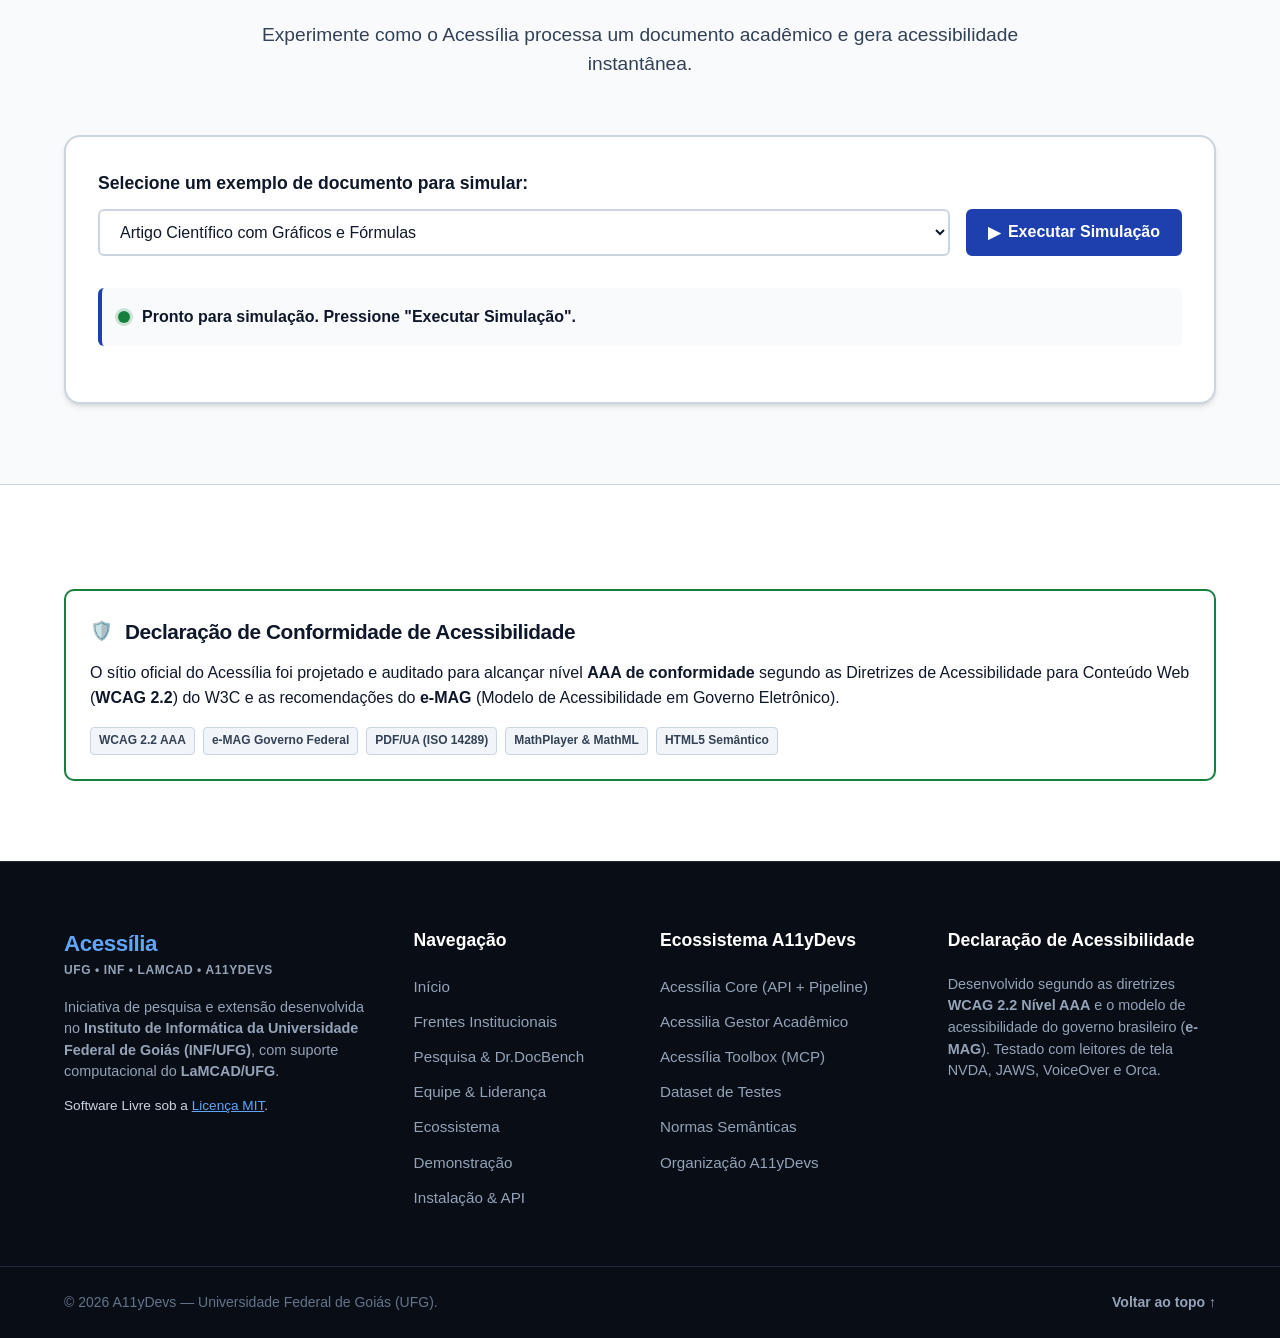
<file: demonstracao.html>
<!DOCTYPE html>
<html lang="pt-BR" data-theme="system" data-contrast="normal">
<head>
  <meta charset="UTF-8">
  <meta name="viewport" content="width=device-width, initial-scale=1.0">
  <title>Demonstração Interativa & Áudio — Acessília</title>
  <meta name="description" content="Experimente o player de audiodescrição técnica com síntese de voz em tempo real, baixe amostras acessíveis e teste o simulador de pipeline do Acessília.">
  <meta name="keywords" content="demonstração, simulador, audiodescrição, síntese de voz, áudio acessível, MathML, PDF/UA, leitor de tela, Acessília">
  <meta name="author" content="A11yDevs">
  <meta name="theme-color" content="#1a365d">

  <!-- Open Graph -->
  <meta property="og:type" content="website">
  <meta property="og:url" content="https://acessilia.org/demonstracao.html">
  <meta property="og:title" content="Demonstração Interativa & Áudio — Acessília">
  <meta property="og:description" content="Simule o processamento de PDFs e ouça a audiodescrição técnica de fórmulas e gráficos.">
  <meta property="og:locale" content="pt_BR">

  <!-- Estilos -->
  <link rel="stylesheet" href="assets/css/style.css">
  <link rel="icon" href="data:image/svg+xml,<svg xmlns=%22http://www.w3.org/2000/svg%22 viewBox=%220 0 100 100%22><text y=%22.9em%22 font-size=%2290%22>♿</text></svg>">
</head>
<body>

  <!-- Skip links -->
  <nav class="skip-links" aria-label="Atalhos de navegação rápida">
    <a href="#main-content" class="skip-link">Pular para o conteúdo principal</a>
    <a href="#accessibility-toolbar" class="skip-link">Pular para a barra de acessibilidade</a>
    <a href="#primary-nav" class="skip-link">Pular para o menu de navegação</a>
  </nav>

  <!-- Região para anúncios dinâmicos de acessibilidade -->
  <div id="a11y-announcer" class="sr-only" aria-live="polite" aria-atomic="true"></div>

  <!-- Barra de Ferramentas de Acessibilidade -->
  <section id="accessibility-toolbar" class="a11y-toolbar" aria-label="Ferramentas de Acessibilidade">
    <div class="container a11y-toolbar__inner">
      <span class="a11y-toolbar__title">
        <span class="icon-a11y" aria-hidden="true">♿</span>
        <strong>Acessibilidade do Site:</strong>
      </span>

      <div class="a11y-toolbar__actions">
        <!-- Controle de tamanho da fonte -->
        <div class="btn-group" role="group" aria-label="Ajustar tamanho do texto">
          <button type="button" id="btn-font-decrease" class="btn btn-sm" aria-label="Diminuir tamanho da fonte (A menos)">
            <span aria-hidden="true">A-</span>
          </button>
          <button type="button" id="btn-font-reset" class="btn btn-sm" aria-label="Restaurar tamanho padrão da fonte (A normal)">
            <span aria-hidden="true">A</span>
          </button>
          <button type="button" id="btn-font-increase" class="btn btn-sm" aria-label="Aumentar tamanho da fonte (A mais)">
            <span aria-hidden="true">A+</span>
          </button>
        </div>

        <!-- Alternador de Alto Contraste -->
        <button type="button" id="btn-toggle-contrast" class="btn btn-sm" aria-pressed="false" accesskey="c">
          <span class="icon" aria-hidden="true">◐</span>
          <span data-i18n="toolbar.contrast">Alto Contraste</span>
        </button>

        <!-- Alternador de Tema Escuro/Claro -->
        <button type="button" id="btn-toggle-theme" class="btn btn-sm" aria-label="Alternar tema de cores" accesskey="t">
          <span id="theme-icon" class="icon" aria-hidden="true">🌙</span>
          <span id="theme-label" data-i18n="toolbar.theme_dark">Tema Escuro</span>
        </button>

        <!-- Alternador de Idioma (i18n PT-BR / EN) -->
        <button type="button" id="btn-toggle-lang" class="btn btn-sm btn-lang" aria-label="Mudar idioma para Inglês / Switch to English" accesskey="l">
          <span class="icon lang-flag" aria-hidden="true">🌐</span>
          <span id="lang-current-label">EN</span>
        </button>

        <!-- Atalhos de Teclado (?) -->
        <button type="button" id="btn-open-shortcuts" class="btn btn-sm" aria-label="Ver atalhos de teclado (Pressione interrogação)">
          <span class="icon" aria-hidden="true">⌨️</span>
          <span data-i18n="toolbar.shortcuts">Atalhos (?)</span>
        </button>
      </div>
    </div>
  </section>

  <!-- Cabeçalho Principal -->
  <header class="site-header">
    <div class="container site-header__inner">
      <div class="site-header__brand">
        <a href="index.html" class="brand-link" aria-label="Acessília - Página inicial">
          <div class="brand-logo" aria-hidden="true">
            <svg width="36" height="36" viewBox="0 0 40 40" fill="none" xmlns="http://www.w3.org/2000/svg">
              <rect width="40" height="40" rx="8" fill="var(--color-primary)"/>
              <path d="M12 28L20 12L28 28M15 23H25" stroke="#FFFFFF" stroke-width="3" stroke-linecap="round" stroke-linejoin="round"/>
              <circle cx="20" cy="8" r="2.5" fill="var(--color-accent)"/>
            </svg>
          </div>
          <div class="brand-text">
            <span class="brand-name">Acessília</span>
            <span class="brand-tagline">UFG • LaMCAD • A11yDevs</span>
          </div>
        </a>
      </div>

      <!-- Menu de Navegação -->
      <nav id="primary-nav" class="site-nav" aria-label="Navegação principal">
        <button type="button" class="nav-toggle" id="btn-nav-toggle" aria-expanded="false" aria-controls="nav-menu" aria-label="Abrir menu de navegação">
          <span class="nav-toggle__bar" aria-hidden="true"></span>
          <span class="nav-toggle__bar" aria-hidden="true"></span>
          <span class="nav-toggle__bar" aria-hidden="true"></span>
        </button>

        <ul id="nav-menu" class="nav-list">
          <li><a href="index.html" class="nav-link" data-i18n="nav.home">Início</a></li>
          <li><a href="institucional.html" class="nav-link" data-i18n="nav.institutional">Institucional</a></li>
          <li><a href="pesquisa.html" class="nav-link" data-i18n="nav.research">Pesquisa & Artigo</a></li>
          <li><a href="equipe.html" class="nav-link" data-i18n="nav.team" data-href-en="team.html">Equipe</a></li>
          <li><a href="ecossistema.html" class="nav-link" data-i18n="nav.ecosystem">Ecossistema</a></li>
          <li><a href="demonstracao.html" class="nav-link" aria-current="page" data-i18n="nav.demo">Demonstração</a></li>
          <li><a href="como-usar.html" class="nav-link" data-i18n="nav.how_to_use">Como Usar</a></li>
          <li>
            <a href="https://github.com/A11yDevs/acessilia" class="btn btn-primary btn-github" target="_blank" rel="noopener noreferrer">
              <svg class="icon-github" width="18" height="18" viewBox="0 0 24 24" fill="currentColor" aria-hidden="true">
                <path fill-rule="evenodd" clip-rule="evenodd" d="M12 2C6.477 2 2 6.484 2 12.017c0 4.425 2.865 8.18 6.839 9.504.5.092.682-.217.682-.483 0-.237-.008-.868-.013-1.703-2.782.605-3.369-1.343-3.369-1.343-.454-1.158-1.11-1.466-1.11-1.466-.908-.62.069-.608.069-.608 1.003.07 1.53 1.032 1.53 1.032.892 1.53 2.341 1.088 2.91.832.092-.647.35-1.088.636-1.338-2.22-.253-4.555-1.113-4.555-4.951 0-1.093.39-1.988 1.029-2.688-.103-.253-.446-1.272.098-2.65 0 0 .84-.27 2.75 1.026A9.564 9.564 0 0112 6.844c.85.004 1.705.115 2.504.337 1.909-1.296 2.747-1.027 2.747-1.027.546 1.379.202 2.398.1 2.651.64.7 1.028 1.595 1.028 2.688 0 3.848-2.339 4.695-4.566 4.943.359.309.678.92.678 1.855 0 1.338-.012 2.419-.012 2.747 0 .268.18.58.688.482A10.019 10.019 0 0022 12.017C22 6.484 17.522 2 12 2z"/>
              </svg>
              <span>GitHub</span>
              <span class="sr-only">(abre em nova janela)</span>
            </a>
          </li>
        </ul>
      </nav>
    </div>
  </header>

  <!-- Conteúdo Principal -->
  <main id="main-content" tabindex="-1">

    <!-- Cabeçalho da Página -->
    <header class="page-header">
      <div class="container">
        <nav class="breadcrumb" aria-label="Caminho de navegação">
          <a href="index.html">Início</a>
          <span class="breadcrumb-sep" aria-hidden="true">/</span>
          <span aria-current="page">Demonstração</span>
        </nav>
        <h1 class="page-title">Laboratório de Demonstração Interativa</h1>
        <p class="page-lead">
          Experimente em tempo real a síntese de audiodescrição técnica e o simulador das etapas de extração estrutural do Acessília.
        </p>
      </div>
    </header>

    <!-- Seção 1: Demonstração Sonora Real & Download Acessível -->
    <section id="demonstracao-audio" class="section" aria-labelledby="audio-title">
      <div class="container">
        <div class="section-header">
          <div class="badge-pill" data-i18n="audio.badge">
            <span class="badge-dot" aria-hidden="true"></span>
            Síntese de Voz & Audiodescrição
          </div>
          <h2 id="audio-title" class="section-title" data-i18n="audio.section_title">
            Demonstração Sonora Real & Download Acessível
          </h2>
          <p class="section-subtitle" data-i18n="audio.section_subtitle">
            Experimente a síntese de voz com descrição detalhada de gráficos e equações matemáticas estruturadas, e baixe um pacote de exemplo.
          </p>
        </div>

        <div class="audio-demo-card">
          <div class="audio-card-header">
            <div class="audio-title">
              <span class="icon-audio" aria-hidden="true">🎧</span>
              <strong data-i18n="audio.card_title">Exemplo Narrado: Artigo de Física & Matemática</strong>
            </div>
            <span class="badge-pill">Síntese de Voz Web</span>
          </div>

          <!-- Controles do Player Acessível -->
          <div class="audio-player-controls" role="region" aria-label="Controles do reprodutor de áudio acessível">
            <button type="button" id="audio-play-btn" class="btn btn-primary btn-audio" aria-pressed="false" aria-label="Reproduzir audiodescrição técnica">
              <span class="icon" aria-hidden="true">▶</span>
              <span data-i18n="audio.play">Reproduzir Áudio</span>
            </button>

            <button type="button" id="audio-stop-btn" class="btn btn-outline btn-audio" aria-label="Parar reprodução de áudio">
              <span class="icon" aria-hidden="true">⏹</span>
              <span data-i18n="audio.stop">Parar</span>
            </button>

            <div class="audio-progress-container">
              <div class="audio-progress-bar" role="progressbar" aria-label="Progresso da reprodução de áudio" aria-valuemin="0" aria-valuemax="100" aria-valuenow="0">
                <div id="audio-progress-bar" class="audio-progress-fill" style="width: 0%;"></div>
              </div>
              <div class="audio-time-display">
                <span id="audio-time-display">00:00 / 00:24</span>
                <div class="audio-speed-control">
                  <label for="audio-rate-select" class="sr-only">Velocidade da voz</label>
                  <select id="audio-rate-select" class="audio-rate-select" aria-label="Selecionar velocidade da voz">
                    <option value="0.75">0.75x</option>
                    <option value="1.0" selected>1.0x (Normal)</option>
                    <option value="1.25">1.25x</option>
                    <option value="1.5">1.5x</option>
                    <option value="2.0">2.0x</option>
                  </select>
                </div>
              </div>
            </div>
          </div>

          <!-- Transcrição Sincronizada -->
          <div class="audio-transcript-box">
            <span class="transcript-label" aria-hidden="true">Transcrição Sincronizada em Tempo Real:</span>
            <div id="audio-transcript" class="transcript-text" aria-live="polite">
              <span class="transcript-phrase">Acessília: Demonstração de audiodescrição técnica e matemática acessível.</span>
              <span class="transcript-phrase">Figura 1: Gráfico comparativo de desempenho.</span>
              <span class="transcript-phrase">No eixo horizontal estão os modelos e no eixo vertical a taxa de acurácia.</span>
              <span class="transcript-phrase">O algoritmo de linha de base obtém 72 porcento, enquanto o pipeline Acessília atinge 94 porcento.</span>
              <span class="transcript-phrase">Equação matemática 4: E é igual a m vezes c ao quadrado.</span>
              <span class="transcript-phrase">Fórmula quadrática: x é igual a menos b mais ou menos raiz quadrada de delta dividido por dois a.</span>
              <span class="transcript-phrase">Documento integralmente acessível em conformidade com o padrão internacional PDF/UA.</span>
            </div>
          </div>

          <!-- Caixa de Download de Amostra -->
          <div class="download-sample-box" style="margin-top: 1.5rem; display: flex; align-items: center; justify-content: space-between; flex-wrap: wrap; gap: 1rem; padding: 1.25rem; background-color: var(--bg-alt); border-radius: var(--radius-md); border: 1px dashed var(--color-primary);">
            <div>
              <strong style="color: var(--text-primary); display: block; margin-bottom: 0.25rem;" data-i18n="audio.download_sample">Baixar Amostra Acessível (.HTML / MathML)</strong>
              <small style="color: var(--text-secondary);" data-i18n="audio.download_desc">Pacote modelo com HTML5 semântico, MathML legível por leitor de tela, audiodescrição de imagem e tags WCAG 2.2 AAA.</small>
            </div>
            <button type="button" id="btn-download-sample" class="btn btn-primary">
              <span class="icon" aria-hidden="true">💾</span>
              <span>Baixar Pacote de Amostra</span>
            </button>
          </div>
        </div>
      </div>
    </section>

    <!-- Seção 2: Simulador Interativo do Pipeline Acessília -->
    <section id="demonstracao" class="section section--alt" aria-labelledby="demo-title">
      <div class="container">
        <div class="section-header">
          <h2 id="demo-title" class="section-title">Simulador do Pipeline Acessília</h2>
          <p class="section-subtitle">
            Experimente como o Acessília processa um documento acadêmico e gera acessibilidade instantânea.
          </p>
        </div>

        <div class="demo-wrapper">
          <div class="demo-controls" role="region" aria-label="Controles do simulador">
            <label for="demo-select-doc" class="form-label">
              <strong>Selecione um exemplo de documento para simular:</strong>
            </label>
            <div class="demo-actions">
              <select id="demo-select-doc" class="form-select">
                <option value="artigo">Artigo Científico com Gráficos e Fórmulas</option>
                <option value="apostila">Apostila Universitária com Tabelas Complexas</option>
                <option value="relatorio">Relatório Técnico com Imagens Digitalizadas</option>
              </select>
              <button type="button" id="btn-run-simulation" class="btn btn-primary">
                <span class="icon" aria-hidden="true">▶</span>
                Executar Simulação
              </button>
            </div>
          </div>

          <div class="demo-stage" id="demo-stage" aria-live="polite">
            <div class="demo-status" id="demo-status-box">
              <div class="status-indicator">
                <span class="status-pulse" aria-hidden="true"></span>
                <span id="demo-status-text">Pronto para simulação. Pressione "Executar Simulação".</span>
              </div>
            </div>

            <div class="demo-results" id="demo-results-box" style="display: none;">
              <h3 class="demo-results__title">Resultado da Extração Semântica</h3>
              
              <div class="grid grid-2">
                <div class="card result-card">
                  <h4 class="result-heading">Antes: PDF Não Estruturado</h4>
                  <div class="raw-preview" id="demo-raw-content">
                    <em>Texto corrido desordenado sem tags, tabelas transformadas em colunas desconexas, imagens sem alt text e ausência de títulos navegáveis.</em>
                  </div>
                </div>

                <div class="card result-card result-card--accessible">
                  <h4 class="result-heading">Depois: Estrutura Acessília Enriquecida</h4>
                  <div class="accessible-preview" id="demo-accessible-content">
                    <!-- Preenchido dinamicamente via JS -->
                  </div>
                </div>
              </div>
            </div>
          </div>
        </div>
      </div>
    </section>

    <!-- Declaração Formal de Acessibilidade -->
    <section id="declaracao-a11y" class="section" aria-labelledby="dec-title">
      <div class="container">
        <div class="declaration-card">
          <div class="declaration-header">
            <span aria-hidden="true">🛡️</span>
            <h2 id="dec-title" class="section-title" style="font-size: 1.3rem; margin: 0;" data-i18n="declaration.title">
              Declaração de Conformidade de Acessibilidade
            </h2>
          </div>
          <p data-i18n="declaration.p1">
            O sítio oficial do Acessília foi projetado e auditado para alcançar nível <strong>AAA de conformidade</strong> segundo as Diretrizes de Acessibilidade para Conteúdo Web (<strong>WCAG 2.2</strong>) do W3C e as recomendações do <strong>e-MAG</strong> (Modelo de Acessibilidade em Governo Eletrônico).
          </p>
          <div class="declaration-badges">
            <span class="criteria-badge">WCAG 2.2 AAA</span>
            <span class="criteria-badge">e-MAG Governo Federal</span>
            <span class="criteria-badge">PDF/UA (ISO 14289)</span>
            <span class="criteria-badge">MathPlayer & MathML</span>
            <span class="criteria-badge">HTML5 Semântico</span>
          </div>
        </div>
      </div>
    </section>

  </main>

  <!-- Rodapé -->
  <footer class="site-footer" role="contentinfo">
    <div class="container site-footer__inner">
      <div class="footer-col footer-col--brand">
        <div class="brand-text">
          <span class="brand-name">Acessília</span>
          <span class="brand-tagline">UFG • INF • LaMCAD • A11yDevs</span>
        </div>
        <p class="footer-desc">
          Iniciativa de pesquisa e extensão desenvolvida no <strong>Instituto de Informática da Universidade Federal de Goiás (INF/UFG)</strong>, com suporte computacional do <strong>LaMCAD/UFG</strong>.
        </p>
        <p class="footer-license">
          Software Livre sob a <a href="https://github.com/A11yDevs/acessilia" target="_blank" rel="noopener noreferrer">Licença MIT</a>.
        </p>
      </div>

      <div class="footer-col">
        <h3 class="footer-heading">Navegação</h3>
        <ul class="footer-links">
          <li><a href="index.html">Início</a></li>
          <li><a href="institucional.html">Frentes Institucionais</a></li>
          <li><a href="pesquisa.html">Pesquisa & Dr.DocBench</a></li>
          <li><a href="equipe.html" data-href-en="team.html">Equipe & Liderança</a></li>
          <li><a href="ecossistema.html">Ecossistema</a></li>
          <li><a href="demonstracao.html">Demonstração</a></li>
          <li><a href="como-usar.html">Instalação & API</a></li>
        </ul>
      </div>

      <div class="footer-col">
        <h3 class="footer-heading">Ecossistema A11yDevs</h3>
        <ul class="footer-links">
          <li><a href="https://github.com/A11yDevs/acessilia" target="_blank" rel="noopener noreferrer">Acessília Core (API + Pipeline)</a></li>
          <li><a href="https://github.com/A11yDevs/acessilia-ufg" target="_blank" rel="noopener noreferrer">Acessilia Gestor Acadêmico</a></li>
          <li><a href="https://github.com/A11yDevs/acessilia-toolbox" target="_blank" rel="noopener noreferrer">Acessília Toolbox (MCP)</a></li>
          <li><a href="https://github.com/A11yDevs/acessilia-dataset" target="_blank" rel="noopener noreferrer">Dataset de Testes</a></li>
          <li><a href="https://github.com/A11yDevs/normas-acessilia" target="_blank" rel="noopener noreferrer">Normas Semânticas</a></li>
          <li><a href="https://github.com/A11yDevs" target="_blank" rel="noopener noreferrer">Organização A11yDevs</a></li>
        </ul>
      </div>

      <div class="footer-col">
        <h3 class="footer-heading">Declaração de Acessibilidade</h3>
        <p class="footer-text">
          Desenvolvido segundo as diretrizes <strong>WCAG 2.2 Nível AAA</strong> e o modelo de acessibilidade do governo brasileiro (<strong>e-MAG</strong>). Testado com leitores de tela NVDA, JAWS, VoiceOver e Orca.
        </p>
      </div>
    </div>

    <div class="site-footer__bottom">
      <div class="container footer-bottom__inner">
        <p>© 2026 A11yDevs — Universidade Federal de Goiás (UFG).</p>
        <p><a href="#accessibility-toolbar" class="back-to-top">Voltar ao topo ↑</a></p>
      </div>
    </div>
  </footer>

  <!-- Modal de Atalhos de Teclado (<dialog>) -->
  <dialog id="modal-shortcuts" class="modal-a11y" aria-labelledby="modal-shortcuts-title">
    <div class="modal-inner">
      <div class="modal-header">
        <h2 id="modal-shortcuts-title" class="modal-title">
          <span aria-hidden="true">⌨️</span>
          <span data-i18n="shortcuts.title">Atalhos de Teclado Globais</span>
        </h2>
        <button type="button" id="btn-close-shortcuts" class="btn-close-modal" aria-label="Fechar janela de atalhos de teclado">✕</button>
      </div>

      <table class="shortcuts-table">
        <caption class="sr-only">Tabela de teclas de atalho e suas respectivas funções na página</caption>
        <thead>
          <tr>
            <th scope="col" data-i18n="shortcuts.key_col">Tecla de Atalho</th>
            <th scope="col" data-i18n="shortcuts.action_col">Ação Executada</th>
          </tr>
        </thead>
        <tbody>
          <tr><td><kbd>Alt</kbd> + <kbd>1</kbd></td><td>Pular diretamente para o conteúdo principal</td></tr>
          <tr><td><kbd>Alt</kbd> + <kbd>2</kbd></td><td>Pular para a barra de acessibilidade (fonte, cores, idioma)</td></tr>
          <tr><td><kbd>Alt</kbd> + <kbd>3</kbd></td><td>Pular para o menu de navegação</td></tr>
          <tr><td><kbd>Alt</kbd> + <kbd>C</kbd></td><td>Alternar modo de alto contraste</td></tr>
          <tr><td><kbd>Alt</kbd> + <kbd>T</kbd></td><td>Alternar tema de cores (claro / escuro)</td></tr>
          <tr><td><kbd>Alt</kbd> + <kbd>L</kbd></td><td>Alternar idioma do site (Português / Inglês)</td></tr>
          <tr><td><kbd>?</kbd> (Shift + /)</td><td>Abrir esta janela de atalhos de teclado</td></tr>
          <tr><td><kbd>Esc</kbd></td><td>Fechar janelas modais e menus abertos</td></tr>
        </tbody>
      </table>

      <div style="text-align: right;">
        <button type="button" class="btn btn-outline btn-sm" onclick="document.getElementById('modal-shortcuts').close()">
          Fechar Janela
        </button>
      </div>
    </div>
  </dialog>

  <!-- Scripts -->
  <script src="assets/js/main.js"></script>
</body>
</html>
</file>
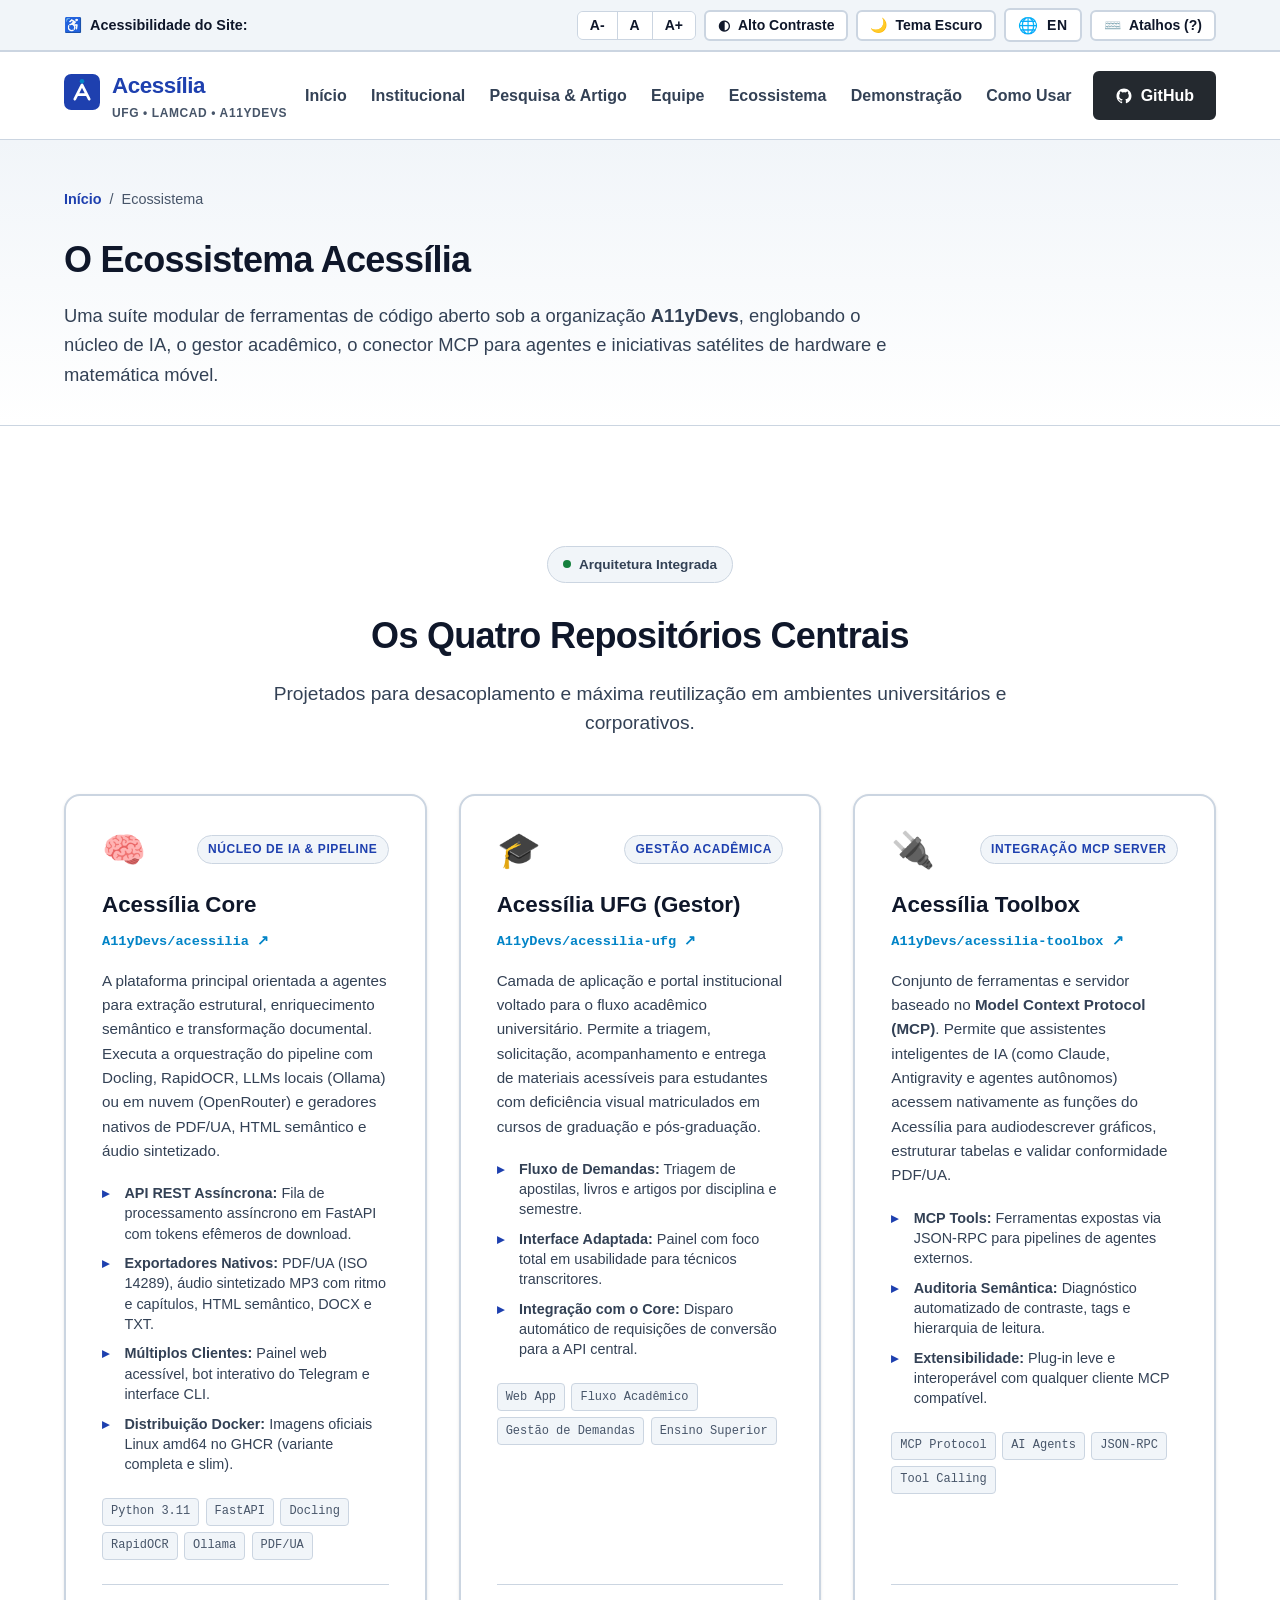
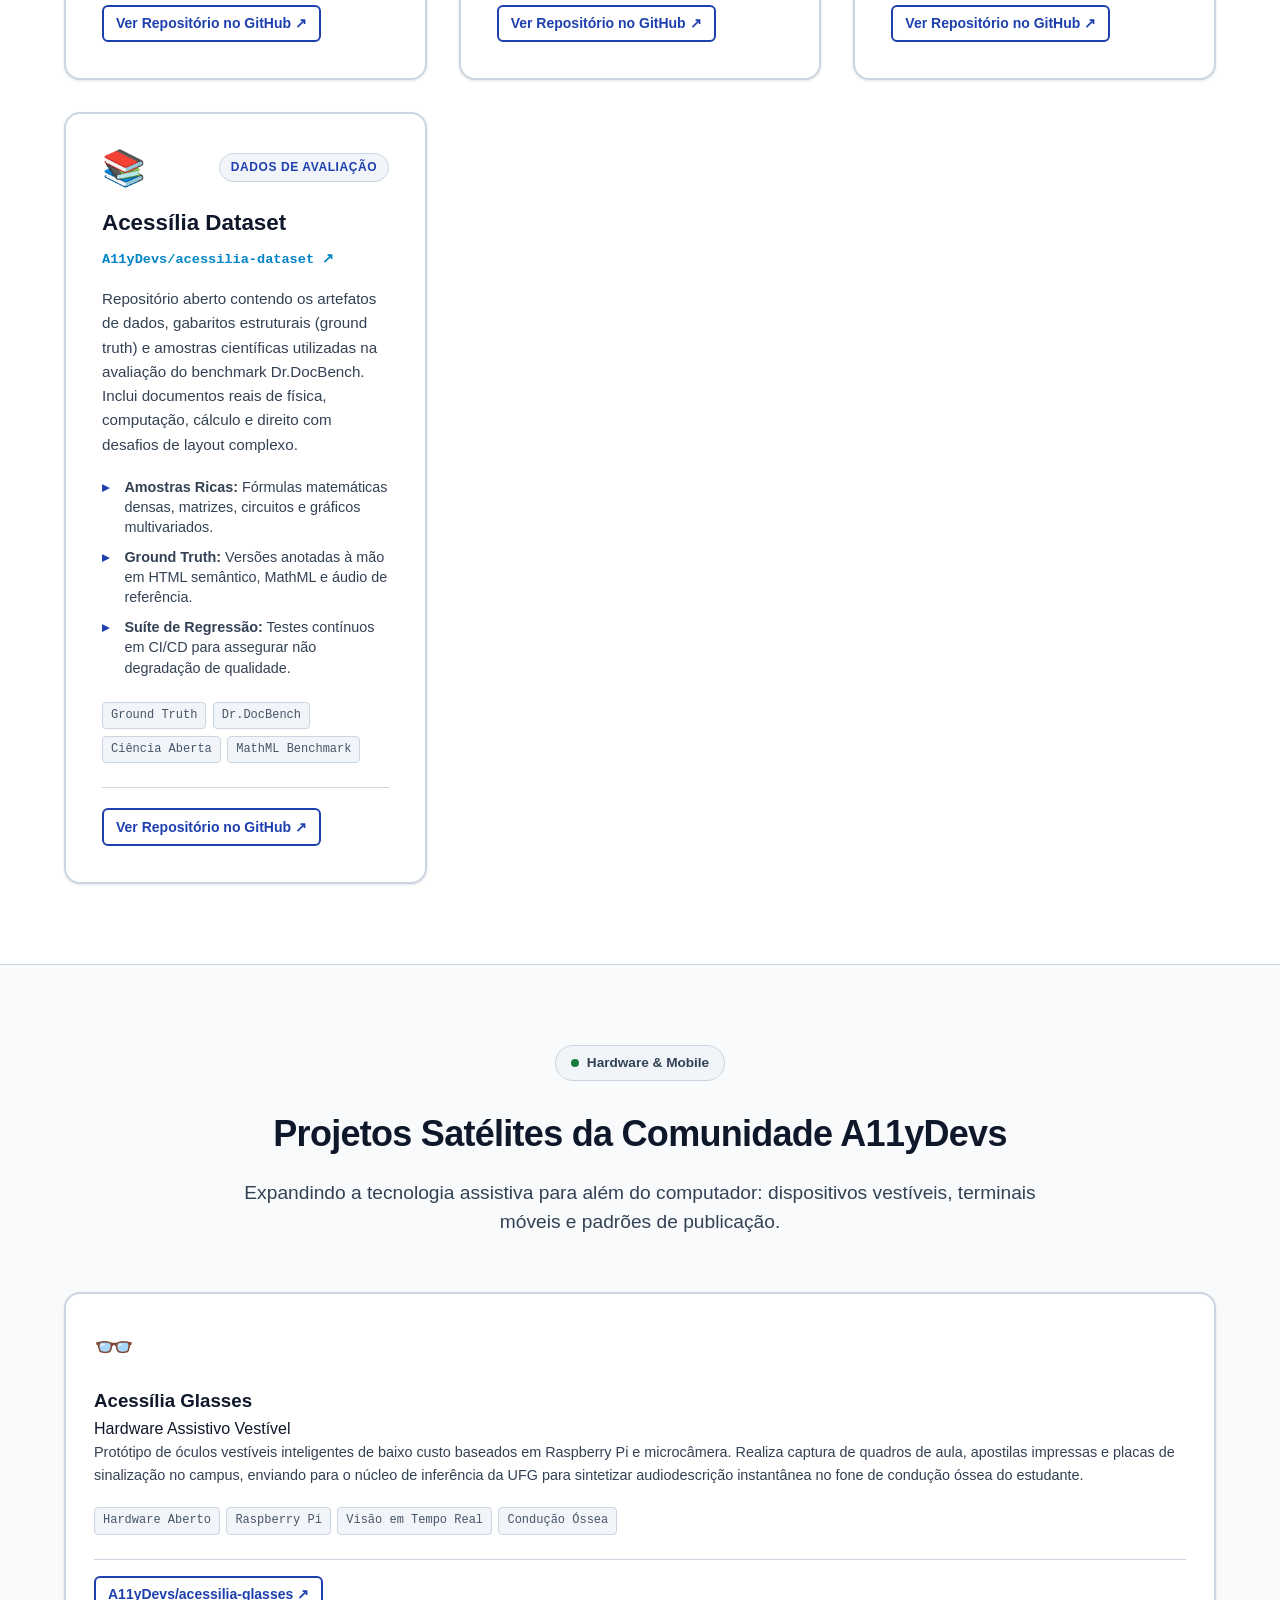
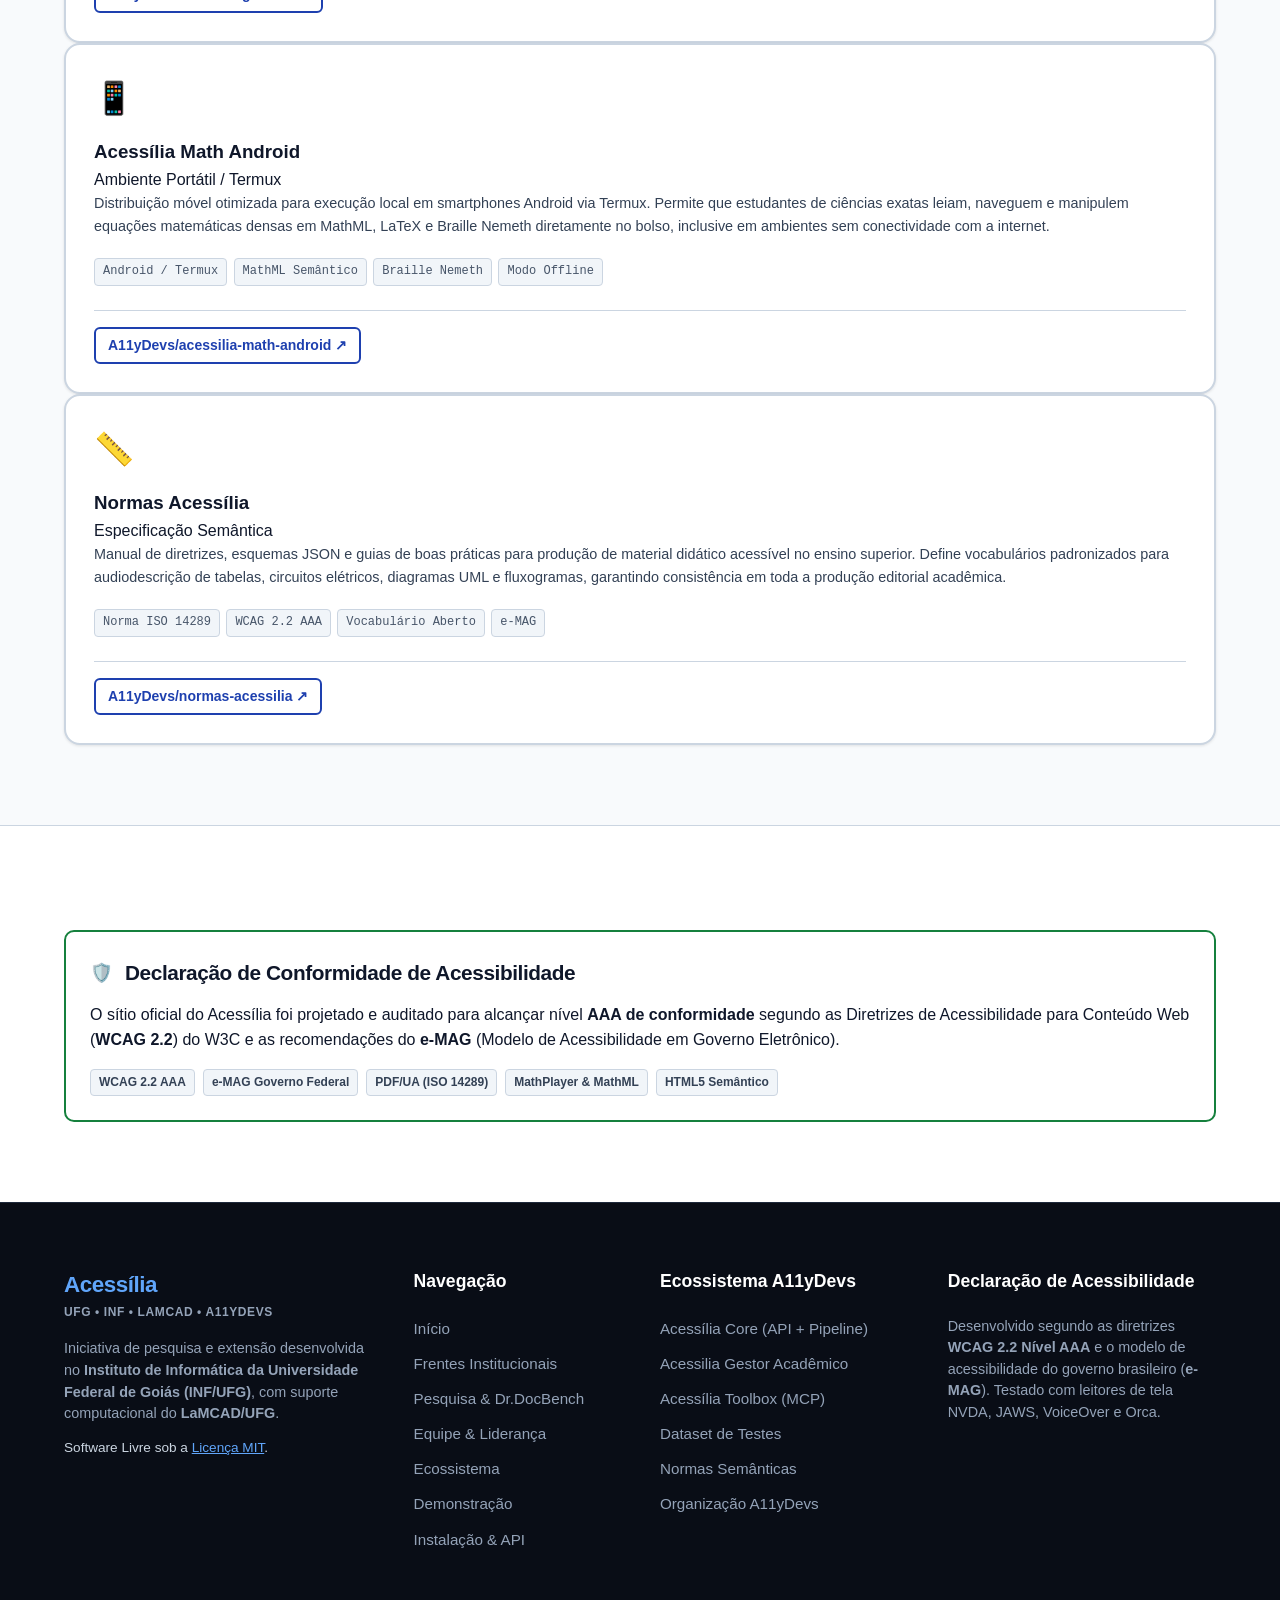
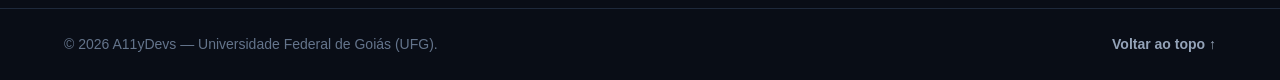
<file: ecossistema.html>
<!DOCTYPE html>
<html lang="pt-BR" data-theme="system" data-contrast="normal">
<head>
  <meta charset="UTF-8">
  <meta name="viewport" content="width=device-width, initial-scale=1.0">
  <title>Ecossistema & Repositórios — Acessília | A11yDevs</title>
  <meta name="description" content="Conheça os projetos modulares do ecossistema Acessília: Core de IA, Gestor Acadêmico UFG, Servidor MCP, Datasets e hardware assistivo.">
  <meta name="keywords" content="Acessília, ecossistema, repositórios, github, A11yDevs, software livre, MCP, Docling, PDF/UA, óculos assistivos, acessilia-math">
  <meta name="author" content="A11yDevs">
  <meta name="theme-color" content="#1a365d">

  <!-- Open Graph -->
  <meta property="og:type" content="website">
  <meta property="og:url" content="https://acessilia.org/ecossistema.html">
  <meta property="og:title" content="Ecossistema & Projetos — Acessília">
  <meta property="og:description" content="Conheça todos os módulos centrais e satélites da comunidade de tecnologia assistiva A11yDevs.">
  <meta property="og:locale" content="pt_BR">

  <!-- Estilos -->
  <link rel="stylesheet" href="assets/css/style.css">
  <link rel="icon" href="data:image/svg+xml,<svg xmlns=%22http://www.w3.org/2000/svg%22 viewBox=%220 0 100 100%22><text y=%22.9em%22 font-size=%2290%22>♿</text></svg>">
</head>
<body>

  <!-- Skip links -->
  <nav class="skip-links" aria-label="Atalhos de navegação rápida">
    <a href="#main-content" class="skip-link">Pular para o conteúdo principal</a>
    <a href="#accessibility-toolbar" class="skip-link">Pular para a barra de acessibilidade</a>
    <a href="#primary-nav" class="skip-link">Pular para o menu de navegação</a>
  </nav>

  <!-- Região para anúncios dinâmicos de acessibilidade -->
  <div id="a11y-announcer" class="sr-only" aria-live="polite" aria-atomic="true"></div>

  <!-- Barra de Ferramentas de Acessibilidade -->
  <section id="accessibility-toolbar" class="a11y-toolbar" aria-label="Ferramentas de Acessibilidade">
    <div class="container a11y-toolbar__inner">
      <span class="a11y-toolbar__title">
        <span class="icon-a11y" aria-hidden="true">♿</span>
        <strong>Acessibilidade do Site:</strong>
      </span>

      <div class="a11y-toolbar__actions">
        <!-- Controle de tamanho da fonte -->
        <div class="btn-group" role="group" aria-label="Ajustar tamanho do texto">
          <button type="button" id="btn-font-decrease" class="btn btn-sm" aria-label="Diminuir tamanho da fonte (A menos)">
            <span aria-hidden="true">A-</span>
          </button>
          <button type="button" id="btn-font-reset" class="btn btn-sm" aria-label="Restaurar tamanho padrão da fonte (A normal)">
            <span aria-hidden="true">A</span>
          </button>
          <button type="button" id="btn-font-increase" class="btn btn-sm" aria-label="Aumentar tamanho da fonte (A mais)">
            <span aria-hidden="true">A+</span>
          </button>
        </div>

        <!-- Alternador de Alto Contraste -->
        <button type="button" id="btn-toggle-contrast" class="btn btn-sm" aria-pressed="false" accesskey="c">
          <span class="icon" aria-hidden="true">◐</span>
          <span data-i18n="toolbar.contrast">Alto Contraste</span>
        </button>

        <!-- Alternador de Tema Escuro/Claro -->
        <button type="button" id="btn-toggle-theme" class="btn btn-sm" aria-label="Alternar tema de cores" accesskey="t">
          <span id="theme-icon" class="icon" aria-hidden="true">🌙</span>
          <span id="theme-label" data-i18n="toolbar.theme_dark">Tema Escuro</span>
        </button>

        <!-- Alternador de Idioma (i18n PT-BR / EN) -->
        <button type="button" id="btn-toggle-lang" class="btn btn-sm btn-lang" aria-label="Mudar idioma para Inglês / Switch to English" accesskey="l">
          <span class="icon lang-flag" aria-hidden="true">🌐</span>
          <span id="lang-current-label">EN</span>
        </button>

        <!-- Atalhos de Teclado (?) -->
        <button type="button" id="btn-open-shortcuts" class="btn btn-sm" aria-label="Ver atalhos de teclado (Pressione interrogação)">
          <span class="icon" aria-hidden="true">⌨️</span>
          <span data-i18n="toolbar.shortcuts">Atalhos (?)</span>
        </button>
      </div>
    </div>
  </section>

  <!-- Cabeçalho Principal -->
  <header class="site-header">
    <div class="container site-header__inner">
      <div class="site-header__brand">
        <a href="index.html" class="brand-link" aria-label="Acessília - Página inicial">
          <div class="brand-logo" aria-hidden="true">
            <svg width="36" height="36" viewBox="0 0 40 40" fill="none" xmlns="http://www.w3.org/2000/svg">
              <rect width="40" height="40" rx="8" fill="var(--color-primary)"/>
              <path d="M12 28L20 12L28 28M15 23H25" stroke="#FFFFFF" stroke-width="3" stroke-linecap="round" stroke-linejoin="round"/>
              <circle cx="20" cy="8" r="2.5" fill="var(--color-accent)"/>
            </svg>
          </div>
          <div class="brand-text">
            <span class="brand-name">Acessília</span>
            <span class="brand-tagline">UFG • LaMCAD • A11yDevs</span>
          </div>
        </a>
      </div>

      <!-- Menu de Navegação -->
      <nav id="primary-nav" class="site-nav" aria-label="Navegação principal">
        <button type="button" class="nav-toggle" id="btn-nav-toggle" aria-expanded="false" aria-controls="nav-menu" aria-label="Abrir menu de navegação">
          <span class="nav-toggle__bar" aria-hidden="true"></span>
          <span class="nav-toggle__bar" aria-hidden="true"></span>
          <span class="nav-toggle__bar" aria-hidden="true"></span>
        </button>

        <ul id="nav-menu" class="nav-list">
          <li><a href="index.html" class="nav-link" data-i18n="nav.home">Início</a></li>
          <li><a href="institucional.html" class="nav-link" data-i18n="nav.institutional">Institucional</a></li>
          <li><a href="pesquisa.html" class="nav-link" data-i18n="nav.research">Pesquisa & Artigo</a></li>
          <li><a href="equipe.html" class="nav-link" data-i18n="nav.team" data-href-en="team.html">Equipe</a></li>
          <li><a href="ecossistema.html" class="nav-link" aria-current="page" data-i18n="nav.ecosystem">Ecossistema</a></li>
          <li><a href="demonstracao.html" class="nav-link" data-i18n="nav.demo">Demonstração</a></li>
          <li><a href="como-usar.html" class="nav-link" data-i18n="nav.how_to_use">Como Usar</a></li>
          <li>
            <a href="https://github.com/A11yDevs/acessilia" class="btn btn-primary btn-github" target="_blank" rel="noopener noreferrer">
              <svg class="icon-github" width="18" height="18" viewBox="0 0 24 24" fill="currentColor" aria-hidden="true">
                <path fill-rule="evenodd" clip-rule="evenodd" d="M12 2C6.477 2 2 6.484 2 12.017c0 4.425 2.865 8.18 6.839 9.504.5.092.682-.217.682-.483 0-.237-.008-.868-.013-1.703-2.782.605-3.369-1.343-3.369-1.343-.454-1.158-1.11-1.466-1.11-1.466-.908-.62.069-.608.069-.608 1.003.07 1.53 1.032 1.53 1.032.892 1.53 2.341 1.088 2.91.832.092-.647.35-1.088.636-1.338-2.22-.253-4.555-1.113-4.555-4.951 0-1.093.39-1.988 1.029-2.688-.103-.253-.446-1.272.098-2.65 0 0 .84-.27 2.75 1.026A9.564 9.564 0 0112 6.844c.85.004 1.705.115 2.504.337 1.909-1.296 2.747-1.027 2.747-1.027.546 1.379.202 2.398.1 2.651.64.7 1.028 1.595 1.028 2.688 0 3.848-2.339 4.695-4.566 4.943.359.309.678.92.678 1.855 0 1.338-.012 2.419-.012 2.747 0 .268.18.58.688.482A10.019 10.019 0 0022 12.017C22 6.484 17.522 2 12 2z"/>
              </svg>
              <span>GitHub</span>
              <span class="sr-only">(abre em nova janela)</span>
            </a>
          </li>
        </ul>
      </nav>
    </div>
  </header>

  <!-- Conteúdo Principal -->
  <main id="main-content" tabindex="-1">

    <!-- Cabeçalho da Página -->
    <header class="page-header">
      <div class="container">
        <nav class="breadcrumb" aria-label="Caminho de navegação">
          <a href="index.html">Início</a>
          <span class="breadcrumb-sep" aria-hidden="true">/</span>
          <span aria-current="page">Ecossistema</span>
        </nav>
        <h1 class="page-title">O Ecossistema Acessília</h1>
        <p class="page-lead">
          Uma suíte modular de ferramentas de código aberto sob a organização <strong>A11yDevs</strong>, englobando o núcleo de IA, o gestor acadêmico, o conector MCP para agentes e iniciativas satélites de hardware e matemática móvel.
        </p>
      </div>
    </header>

    <!-- Seção Repositórios Centrais -->
    <section class="section" aria-labelledby="core-repos-title">
      <div class="container">
        <div class="section-header">
          <div class="badge-pill">
            <span class="badge-dot" aria-hidden="true"></span>
            Arquitetura Integrada
          </div>
          <h2 id="core-repos-title" class="section-title">Os Quatro Repositórios Centrais</h2>
          <p class="section-subtitle">
            Projetados para desacoplamento e máxima reutilização em ambientes universitários e corporativos.
          </p>
        </div>

        <div class="grid grid-2">
          <!-- Card 1: Acessília Core -->
          <article class="ecosystem-card">
            <div class="ecosystem-card__top">
              <span class="pillar-card__icon" aria-hidden="true">🧠</span>
              <span class="ecosystem-card__badge">Núcleo de IA & Pipeline</span>
            </div>
            <h3 class="ecosystem-card__title">Acessília Core</h3>
            <a href="https://github.com/A11yDevs/acessilia" class="ecosystem-card__repo" target="_blank" rel="noopener noreferrer">
              A11yDevs/acessilia ↗
            </a>
            <p class="ecosystem-card__desc">
              A plataforma principal orientada a agentes para extração estrutural, enriquecimento semântico e transformação documental. Executa a orquestração do pipeline com Docling, RapidOCR, LLMs locais (Ollama) ou em nuvem (OpenRouter) e geradores nativos de PDF/UA, HTML semântico e áudio sintetizado.
            </p>
            <ul class="ecosystem-card__features">
              <li><strong>API REST Assíncrona:</strong> Fila de processamento assíncrono em FastAPI com tokens efêmeros de download.</li>
              <li><strong>Exportadores Nativos:</strong> PDF/UA (ISO 14289), áudio sintetizado MP3 com ritmo e capítulos, HTML semântico, DOCX e TXT.</li>
              <li><strong>Múltiplos Clientes:</strong> Painel web acessível, bot interativo do Telegram e interface CLI.</li>
              <li><strong>Distribuição Docker:</strong> Imagens oficiais Linux amd64 no GHCR (variante completa e slim).</li>
            </ul>
            <div class="tech-tags">
              <span class="tech-tag">Python 3.11</span>
              <span class="tech-tag">FastAPI</span>
              <span class="tech-tag">Docling</span>
              <span class="tech-tag">RapidOCR</span>
              <span class="tech-tag">Ollama</span>
              <span class="tech-tag">PDF/UA</span>
            </div>
            <div class="ecosystem-card__actions">
              <a href="https://github.com/A11yDevs/acessilia" class="btn btn-outline btn-sm" target="_blank" rel="noopener noreferrer">
                Ver Repositório no GitHub ↗
              </a>
            </div>
          </article>

          <!-- Card 2: Acessília UFG -->
          <article class="ecosystem-card">
            <div class="ecosystem-card__top">
              <span class="pillar-card__icon" aria-hidden="true">🎓</span>
              <span class="ecosystem-card__badge">Gestão Acadêmica</span>
            </div>
            <h3 class="ecosystem-card__title">Acessília UFG (Gestor)</h3>
            <a href="https://github.com/A11yDevs/acessilia-ufg" class="ecosystem-card__repo" target="_blank" rel="noopener noreferrer">
              A11yDevs/acessilia-ufg ↗
            </a>
            <p class="ecosystem-card__desc">
              Camada de aplicação e portal institucional voltado para o fluxo acadêmico universitário. Permite a triagem, solicitação, acompanhamento e entrega de materiais acessíveis para estudantes com deficiência visual matriculados em cursos de graduação e pós-graduação.
            </p>
            <ul class="ecosystem-card__features">
              <li><strong>Fluxo de Demandas:</strong> Triagem de apostilas, livros e artigos por disciplina e semestre.</li>
              <li><strong>Interface Adaptada:</strong> Painel com foco total em usabilidade para técnicos transcritores.</li>
              <li><strong>Integração com o Core:</strong> Disparo automático de requisições de conversão para a API central.</li>
            </ul>
            <div class="tech-tags">
              <span class="tech-tag">Web App</span>
              <span class="tech-tag">Fluxo Acadêmico</span>
              <span class="tech-tag">Gestão de Demandas</span>
              <span class="tech-tag">Ensino Superior</span>
            </div>
            <div class="ecosystem-card__actions">
              <a href="https://github.com/A11yDevs/acessilia-ufg" class="btn btn-outline btn-sm" target="_blank" rel="noopener noreferrer">
                Ver Repositório no GitHub ↗
              </a>
            </div>
          </article>

          <!-- Card 3: Acessília Toolbox -->
          <article class="ecosystem-card">
            <div class="ecosystem-card__top">
              <span class="pillar-card__icon" aria-hidden="true">🔌</span>
              <span class="ecosystem-card__badge">Integração MCP Server</span>
            </div>
            <h3 class="ecosystem-card__title">Acessília Toolbox</h3>
            <a href="https://github.com/A11yDevs/acessilia-toolbox" class="ecosystem-card__repo" target="_blank" rel="noopener noreferrer">
              A11yDevs/acessilia-toolbox ↗
            </a>
            <p class="ecosystem-card__desc">
              Conjunto de ferramentas e servidor baseado no <strong>Model Context Protocol (MCP)</strong>. Permite que assistentes inteligentes de IA (como Claude, Antigravity e agentes autônomos) acessem nativamente as funções do Acessília para audiodescrever gráficos, estruturar tabelas e validar conformidade PDF/UA.
            </p>
            <ul class="ecosystem-card__features">
              <li><strong>MCP Tools:</strong> Ferramentas expostas via JSON-RPC para pipelines de agentes externos.</li>
              <li><strong>Auditoria Semântica:</strong> Diagnóstico automatizado de contraste, tags e hierarquia de leitura.</li>
              <li><strong>Extensibilidade:</strong> Plug-in leve e interoperável com qualquer cliente MCP compatível.</li>
            </ul>
            <div class="tech-tags">
              <span class="tech-tag">MCP Protocol</span>
              <span class="tech-tag">AI Agents</span>
              <span class="tech-tag">JSON-RPC</span>
              <span class="tech-tag">Tool Calling</span>
            </div>
            <div class="ecosystem-card__actions">
              <a href="https://github.com/A11yDevs/acessilia-toolbox" class="btn btn-outline btn-sm" target="_blank" rel="noopener noreferrer">
                Ver Repositório no GitHub ↗
              </a>
            </div>
          </article>

          <!-- Card 4: Acessília Dataset -->
          <article class="ecosystem-card">
            <div class="ecosystem-card__top">
              <span class="pillar-card__icon" aria-hidden="true">📚</span>
              <span class="ecosystem-card__badge">Dados de Avaliação</span>
            </div>
            <h3 class="ecosystem-card__title">Acessília Dataset</h3>
            <a href="https://github.com/A11yDevs/acessilia-dataset" class="ecosystem-card__repo" target="_blank" rel="noopener noreferrer">
              A11yDevs/acessilia-dataset ↗
            </a>
            <p class="ecosystem-card__desc">
              Repositório aberto contendo os artefatos de dados, gabaritos estruturais (ground truth) e amostras científicas utilizadas na avaliação do benchmark Dr.DocBench. Inclui documentos reais de física, computação, cálculo e direito com desafios de layout complexo.
            </p>
            <ul class="ecosystem-card__features">
              <li><strong>Amostras Ricas:</strong> Fórmulas matemáticas densas, matrizes, circuitos e gráficos multivariados.</li>
              <li><strong>Ground Truth:</strong> Versões anotadas à mão em HTML semântico, MathML e áudio de referência.</li>
              <li><strong>Suíte de Regressão:</strong> Testes contínuos em CI/CD para assegurar não degradação de qualidade.</li>
            </ul>
            <div class="tech-tags">
              <span class="tech-tag">Ground Truth</span>
              <span class="tech-tag">Dr.DocBench</span>
              <span class="tech-tag">Ciência Aberta</span>
              <span class="tech-tag">MathML Benchmark</span>
            </div>
            <div class="ecosystem-card__actions">
              <a href="https://github.com/A11yDevs/acessilia-dataset" class="btn btn-outline btn-sm" target="_blank" rel="noopener noreferrer">
                Ver Repositório no GitHub ↗
              </a>
            </div>
          </article>
        </div>
      </div>
    </section>

    <!-- Seção Projetos Satélites da Comunidade A11yDevs -->
    <section class="section section--alt" aria-labelledby="sat-title">
      <div class="container">
        <div class="section-header">
          <div class="badge-pill">
            <span class="badge-dot" aria-hidden="true"></span>
            Hardware & Mobile
          </div>
          <h2 id="sat-title" class="section-title">Projetos Satélites da Comunidade A11yDevs</h2>
          <p class="section-subtitle">
            Expandindo a tecnologia assistiva para além do computador: dispositivos vestíveis, terminais móveis e padrões de publicação.
          </p>
        </div>

        <div class="satellites-grid">
          <!-- Satélite 1: Acessília Glasses -->
          <article class="satellite-card">
            <div class="satellite-header">
              <div class="satellite-icon" aria-hidden="true">👓</div>
              <div>
                <h3 class="satellite-name">Acessília Glasses</h3>
                <span class="satellite-tag">Hardware Assistivo Vestível</span>
              </div>
            </div>
            <p class="satellite-desc">
              Protótipo de óculos vestíveis inteligentes de baixo custo baseados em Raspberry Pi e microcâmera. Realiza captura de quadros de aula, apostilas impressas e placas de sinalização no campus, enviando para o núcleo de inferência da UFG para sintetizar audiodescrição instantânea no fone de condução óssea do estudante.
            </p>
            <div class="tech-tags">
              <span class="tech-tag">Hardware Aberto</span>
              <span class="tech-tag">Raspberry Pi</span>
              <span class="tech-tag">Visão em Tempo Real</span>
              <span class="tech-tag">Condução Óssea</span>
            </div>
            <div class="satellite-links">
              <a href="https://github.com/A11yDevs/acessilia-glasses" class="btn btn-outline btn-sm" target="_blank" rel="noopener noreferrer">
                A11yDevs/acessilia-glasses ↗
              </a>
            </div>
          </article>

          <!-- Satélite 2: Acessília Math Android -->
          <article class="satellite-card">
            <div class="satellite-header">
              <div class="satellite-icon" aria-hidden="true">📱</div>
              <div>
                <h3 class="satellite-name">Acessília Math Android</h3>
                <span class="satellite-tag">Ambiente Portátil / Termux</span>
              </div>
            </div>
            <p class="satellite-desc">
              Distribuição móvel otimizada para execução local em smartphones Android via Termux. Permite que estudantes de ciências exatas leiam, naveguem e manipulem equações matemáticas densas em MathML, LaTeX e Braille Nemeth diretamente no bolso, inclusive em ambientes sem conectividade com a internet.
            </p>
            <div class="tech-tags">
              <span class="tech-tag">Android / Termux</span>
              <span class="tech-tag">MathML Semântico</span>
              <span class="tech-tag">Braille Nemeth</span>
              <span class="tech-tag">Modo Offline</span>
            </div>
            <div class="satellite-links">
              <a href="https://github.com/A11yDevs/acessilia-math-android" class="btn btn-outline btn-sm" target="_blank" rel="noopener noreferrer">
                A11yDevs/acessilia-math-android ↗
              </a>
            </div>
          </article>

          <!-- Satélite 3: Normas Acessília -->
          <article class="satellite-card">
            <div class="satellite-header">
              <div class="satellite-icon" aria-hidden="true">📏</div>
              <div>
                <h3 class="satellite-name">Normas Acessília</h3>
                <span class="satellite-tag">Especificação Semântica</span>
              </div>
            </div>
            <p class="satellite-desc">
              Manual de diretrizes, esquemas JSON e guias de boas práticas para produção de material didático acessível no ensino superior. Define vocabulários padronizados para audiodescrição de tabelas, circuitos elétricos, diagramas UML e fluxogramas, garantindo consistência em toda a produção editorial acadêmica.
            </p>
            <div class="tech-tags">
              <span class="tech-tag">Norma ISO 14289</span>
              <span class="tech-tag">WCAG 2.2 AAA</span>
              <span class="tech-tag">Vocabulário Aberto</span>
              <span class="tech-tag">e-MAG</span>
            </div>
            <div class="satellite-links">
              <a href="https://github.com/A11yDevs/normas-acessilia" class="btn btn-outline btn-sm" target="_blank" rel="noopener noreferrer">
                A11yDevs/normas-acessilia ↗
              </a>
            </div>
          </article>
        </div>
      </div>
    </section>

    <!-- Declaração Formal de Acessibilidade -->
    <section id="declaracao-a11y" class="section" aria-labelledby="dec-title">
      <div class="container">
        <div class="declaration-card">
          <div class="declaration-header">
            <span aria-hidden="true">🛡️</span>
            <h2 id="dec-title" class="section-title" style="font-size: 1.3rem; margin: 0;" data-i18n="declaration.title">
              Declaração de Conformidade de Acessibilidade
            </h2>
          </div>
          <p data-i18n="declaration.p1">
            O sítio oficial do Acessília foi projetado e auditado para alcançar nível <strong>AAA de conformidade</strong> segundo as Diretrizes de Acessibilidade para Conteúdo Web (<strong>WCAG 2.2</strong>) do W3C e as recomendações do <strong>e-MAG</strong> (Modelo de Acessibilidade em Governo Eletrônico).
          </p>
          <div class="declaration-badges">
            <span class="criteria-badge">WCAG 2.2 AAA</span>
            <span class="criteria-badge">e-MAG Governo Federal</span>
            <span class="criteria-badge">PDF/UA (ISO 14289)</span>
            <span class="criteria-badge">MathPlayer & MathML</span>
            <span class="criteria-badge">HTML5 Semântico</span>
          </div>
        </div>
      </div>
    </section>

  </main>

  <!-- Rodapé -->
  <footer class="site-footer" role="contentinfo">
    <div class="container site-footer__inner">
      <div class="footer-col footer-col--brand">
        <div class="brand-text">
          <span class="brand-name">Acessília</span>
          <span class="brand-tagline">UFG • INF • LaMCAD • A11yDevs</span>
        </div>
        <p class="footer-desc">
          Iniciativa de pesquisa e extensão desenvolvida no <strong>Instituto de Informática da Universidade Federal de Goiás (INF/UFG)</strong>, com suporte computacional do <strong>LaMCAD/UFG</strong>.
        </p>
        <p class="footer-license">
          Software Livre sob a <a href="https://github.com/A11yDevs/acessilia" target="_blank" rel="noopener noreferrer">Licença MIT</a>.
        </p>
      </div>

      <div class="footer-col">
        <h3 class="footer-heading">Navegação</h3>
        <ul class="footer-links">
          <li><a href="index.html">Início</a></li>
          <li><a href="institucional.html">Frentes Institucionais</a></li>
          <li><a href="pesquisa.html">Pesquisa & Dr.DocBench</a></li>
          <li><a href="equipe.html" data-href-en="team.html">Equipe & Liderança</a></li>
          <li><a href="ecossistema.html">Ecossistema</a></li>
          <li><a href="demonstracao.html">Demonstração</a></li>
          <li><a href="como-usar.html">Instalação & API</a></li>
        </ul>
      </div>

      <div class="footer-col">
        <h3 class="footer-heading">Ecossistema A11yDevs</h3>
        <ul class="footer-links">
          <li><a href="https://github.com/A11yDevs/acessilia" target="_blank" rel="noopener noreferrer">Acessília Core (API + Pipeline)</a></li>
          <li><a href="https://github.com/A11yDevs/acessilia-ufg" target="_blank" rel="noopener noreferrer">Acessilia Gestor Acadêmico</a></li>
          <li><a href="https://github.com/A11yDevs/acessilia-toolbox" target="_blank" rel="noopener noreferrer">Acessília Toolbox (MCP)</a></li>
          <li><a href="https://github.com/A11yDevs/acessilia-dataset" target="_blank" rel="noopener noreferrer">Dataset de Testes</a></li>
          <li><a href="https://github.com/A11yDevs/normas-acessilia" target="_blank" rel="noopener noreferrer">Normas Semânticas</a></li>
          <li><a href="https://github.com/A11yDevs" target="_blank" rel="noopener noreferrer">Organização A11yDevs</a></li>
        </ul>
      </div>

      <div class="footer-col">
        <h3 class="footer-heading">Declaração de Acessibilidade</h3>
        <p class="footer-text">
          Desenvolvido segundo as diretrizes <strong>WCAG 2.2 Nível AAA</strong> e o modelo de acessibilidade do governo brasileiro (<strong>e-MAG</strong>). Testado com leitores de tela NVDA, JAWS, VoiceOver e Orca.
        </p>
      </div>
    </div>

    <div class="site-footer__bottom">
      <div class="container footer-bottom__inner">
        <p>© 2026 A11yDevs — Universidade Federal de Goiás (UFG).</p>
        <p><a href="#accessibility-toolbar" class="back-to-top">Voltar ao topo ↑</a></p>
      </div>
    </div>
  </footer>

  <!-- Modal de Atalhos de Teclado (<dialog>) -->
  <dialog id="modal-shortcuts" class="modal-a11y" aria-labelledby="modal-shortcuts-title">
    <div class="modal-inner">
      <div class="modal-header">
        <h2 id="modal-shortcuts-title" class="modal-title">
          <span aria-hidden="true">⌨️</span>
          <span data-i18n="shortcuts.title">Atalhos de Teclado Globais</span>
        </h2>
        <button type="button" id="btn-close-shortcuts" class="btn-close-modal" aria-label="Fechar janela de atalhos de teclado">✕</button>
      </div>

      <table class="shortcuts-table">
        <caption class="sr-only">Tabela de teclas de atalho e suas respectivas funções na página</caption>
        <thead>
          <tr>
            <th scope="col" data-i18n="shortcuts.key_col">Tecla de Atalho</th>
            <th scope="col" data-i18n="shortcuts.action_col">Ação Executada</th>
          </tr>
        </thead>
        <tbody>
          <tr><td><kbd>Alt</kbd> + <kbd>1</kbd></td><td>Pular diretamente para o conteúdo principal</td></tr>
          <tr><td><kbd>Alt</kbd> + <kbd>2</kbd></td><td>Pular para a barra de acessibilidade (fonte, cores, idioma)</td></tr>
          <tr><td><kbd>Alt</kbd> + <kbd>3</kbd></td><td>Pular para o menu de navegação</td></tr>
          <tr><td><kbd>Alt</kbd> + <kbd>C</kbd></td><td>Alternar modo de alto contraste</td></tr>
          <tr><td><kbd>Alt</kbd> + <kbd>T</kbd></td><td>Alternar tema de cores (claro / escuro)</td></tr>
          <tr><td><kbd>Alt</kbd> + <kbd>L</kbd></td><td>Alternar idioma do site (Português / Inglês)</td></tr>
          <tr><td><kbd>?</kbd> (Shift + /)</td><td>Abrir esta janela de atalhos de teclado</td></tr>
          <tr><td><kbd>Esc</kbd></td><td>Fechar janelas modais e menus abertos</td></tr>
        </tbody>
      </table>

      <div style="text-align: right;">
        <button type="button" class="btn btn-outline btn-sm" onclick="document.getElementById('modal-shortcuts').close()">
          Fechar Janela
        </button>
      </div>
    </div>
  </dialog>

  <!-- Scripts -->
  <script src="assets/js/main.js"></script>
</body>
</html>
</file>
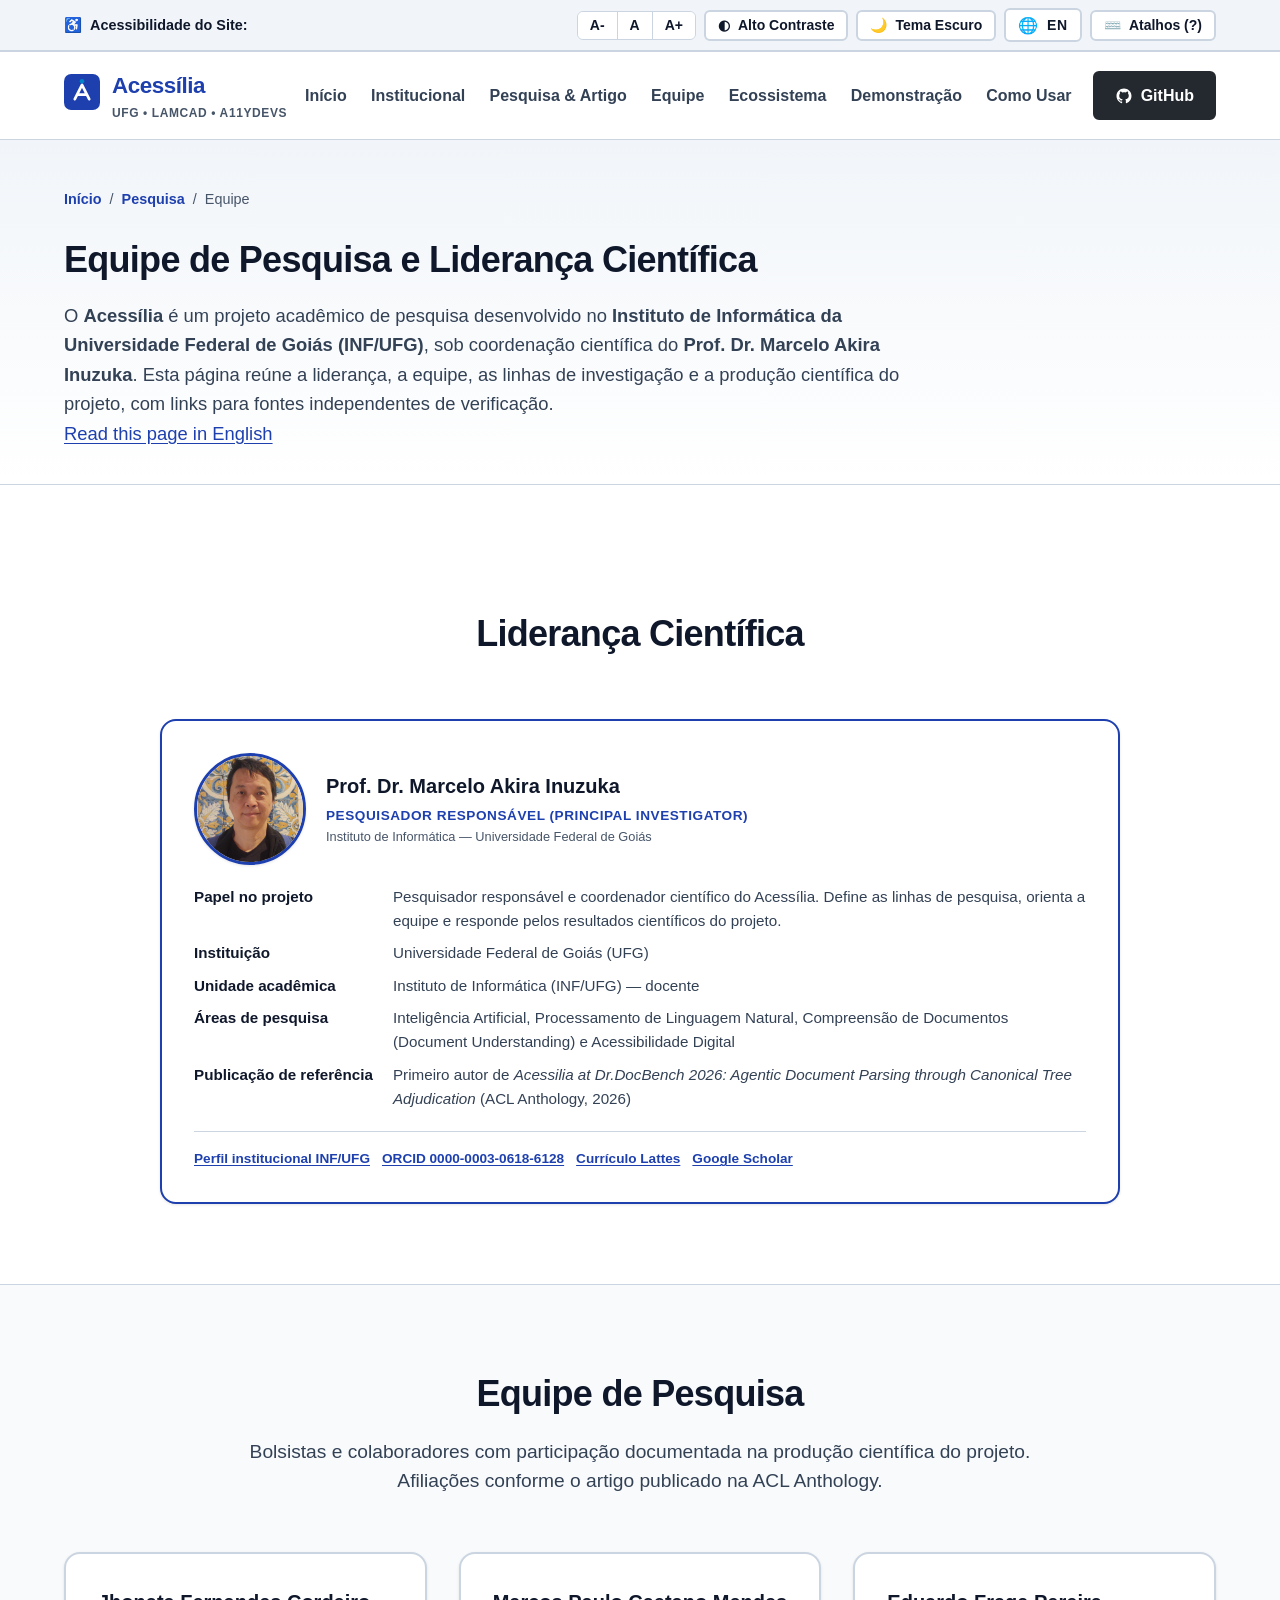
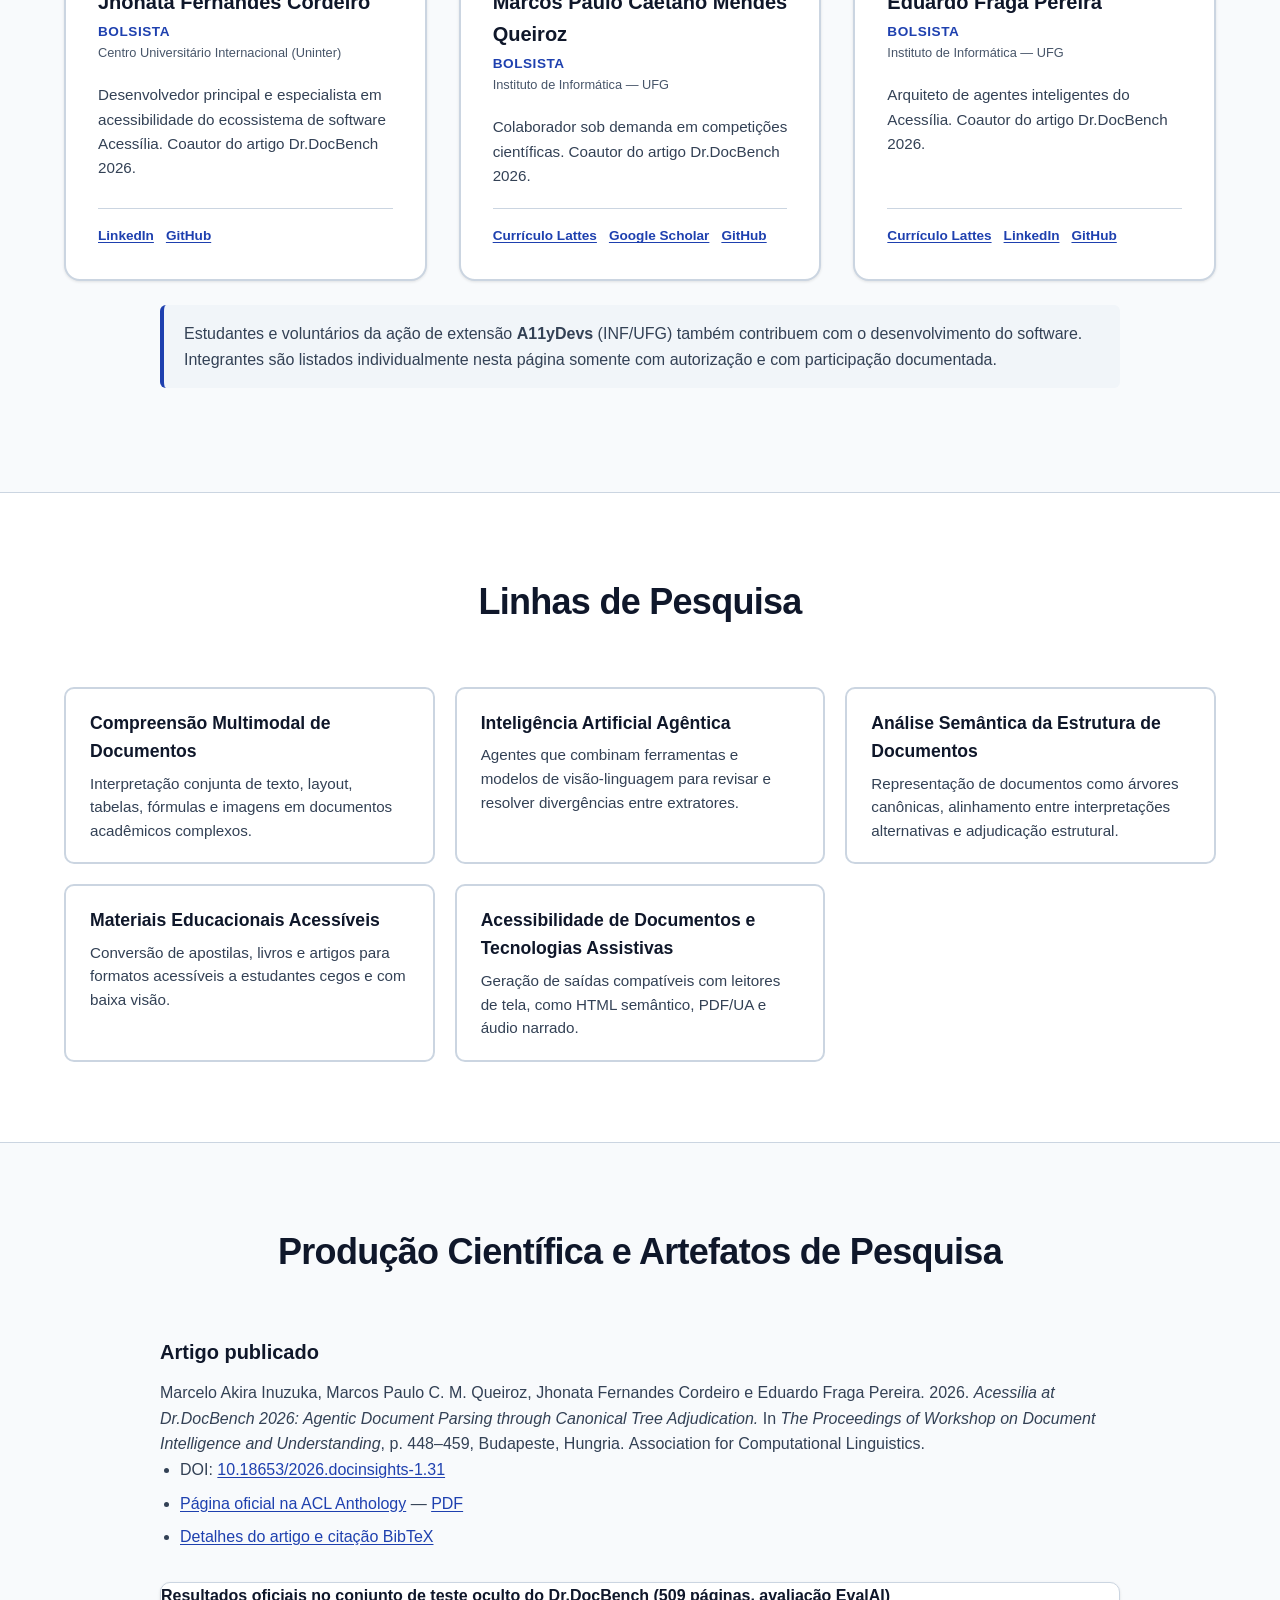
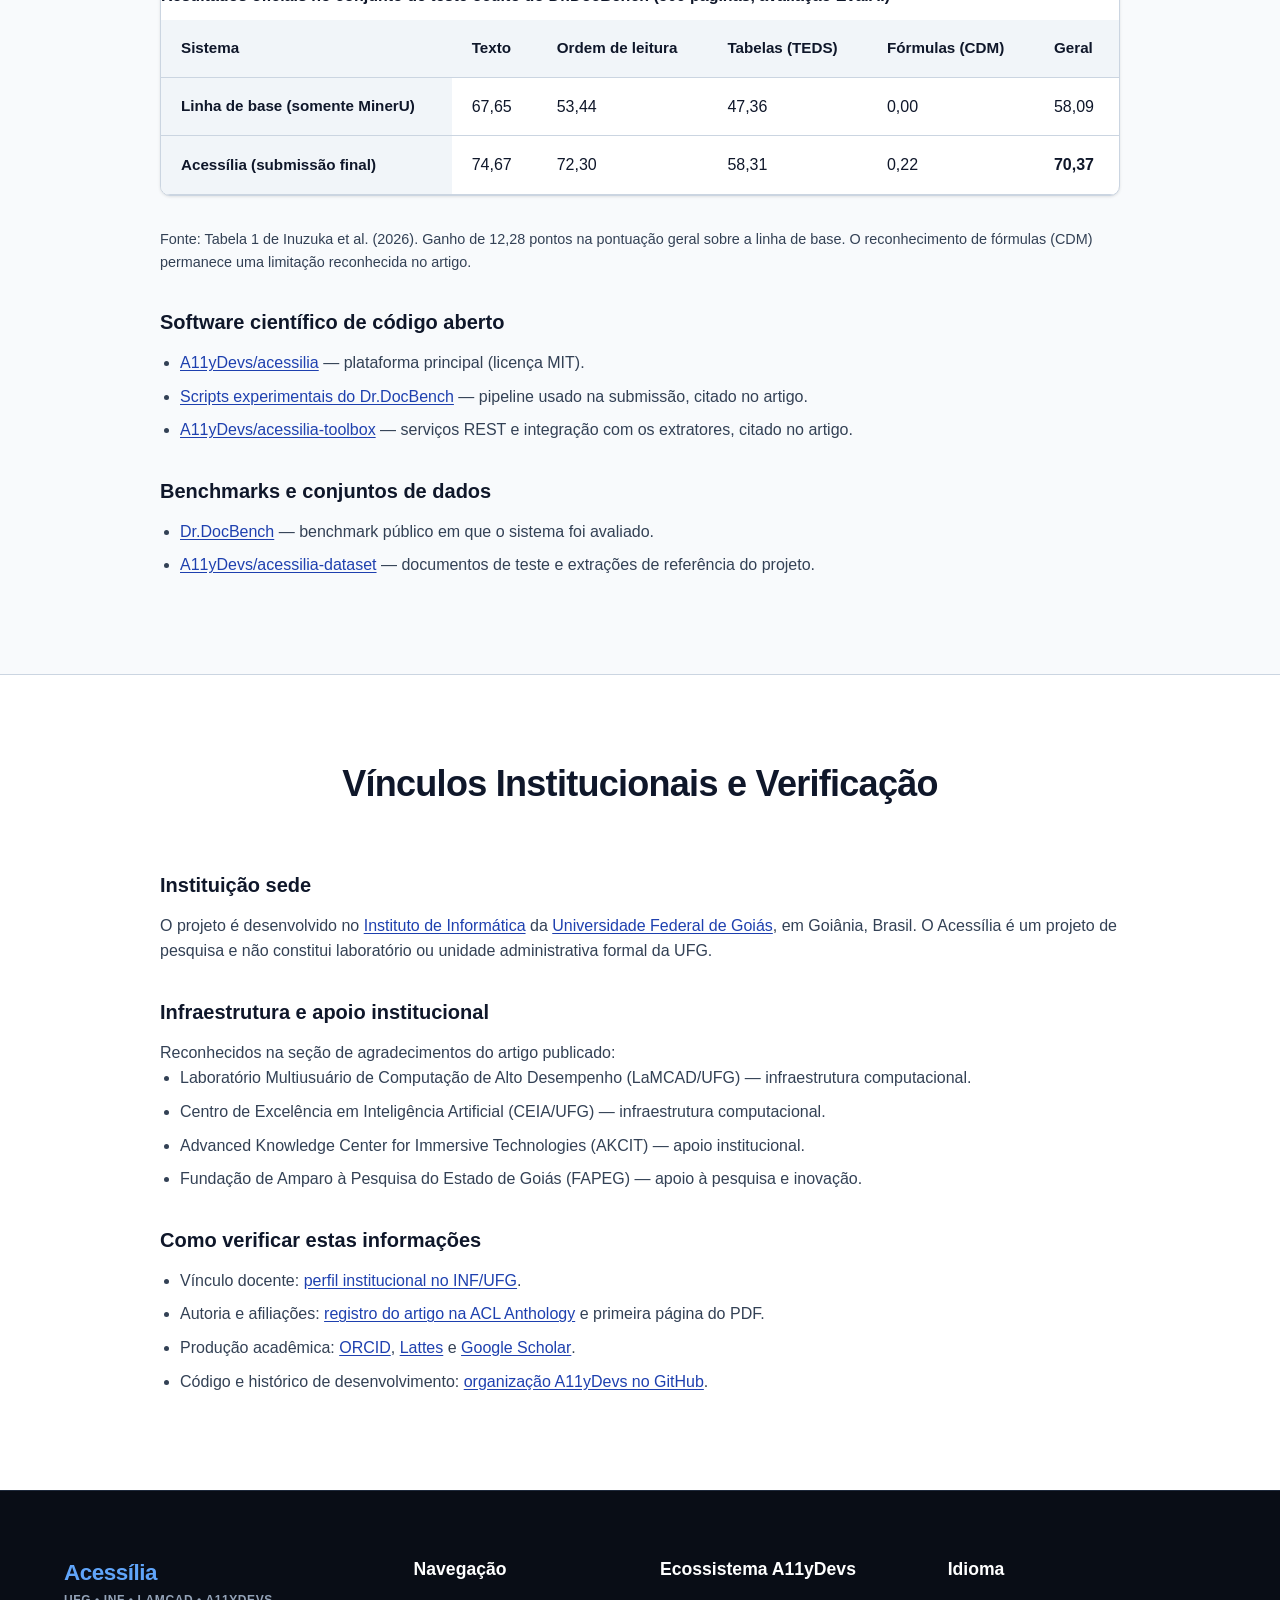
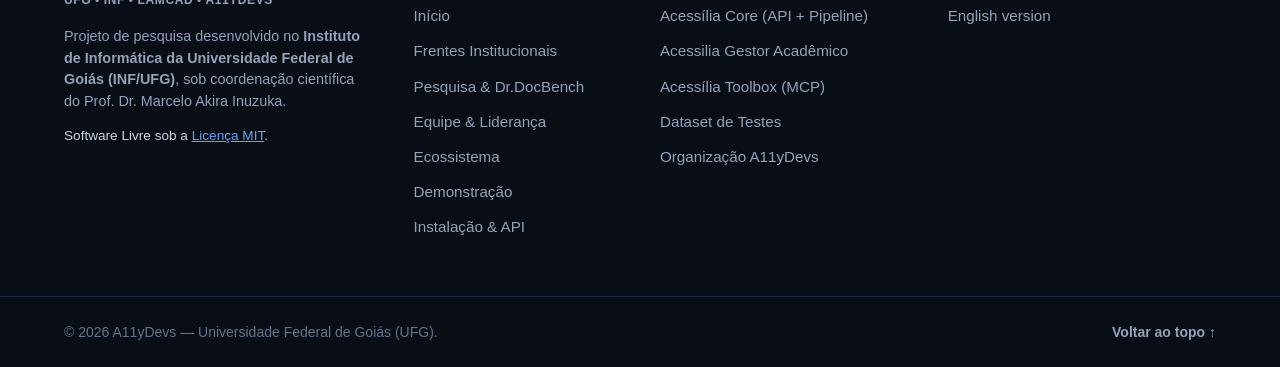
<file: equipe.html>
<!DOCTYPE html>
<html lang="pt-BR" data-theme="system" data-contrast="normal" data-lang-alternate="team.html">
<head>
  <meta charset="UTF-8">
  <meta name="viewport" content="width=device-width, initial-scale=1.0">
  <title>Equipe de Pesquisa e Liderança Científica — Acessília | INF/UFG</title>
  <meta name="description" content="Pesquisador responsável, equipe, linhas de pesquisa e produção científica do Acessília, projeto de pesquisa do Instituto de Informática da Universidade Federal de Goiás (INF/UFG).">
  <meta name="author" content="A11yDevs">
  <meta name="theme-color" content="#1a365d">

  <!-- URL canônica e versões em outros idiomas -->
  <link rel="canonical" href="https://acessilia.org/equipe.html">
  <link rel="alternate" hreflang="pt-BR" href="https://acessilia.org/equipe.html">
  <link rel="alternate" hreflang="en" href="https://acessilia.org/team.html">
  <link rel="alternate" hreflang="x-default" href="https://acessilia.org/team.html">

  <!-- Open Graph -->
  <meta property="og:type" content="website">
  <meta property="og:url" content="https://acessilia.org/equipe.html">
  <meta property="og:title" content="Equipe de Pesquisa e Liderança Científica — Acessília">
  <meta property="og:description" content="Projeto de pesquisa do INF/UFG coordenado pelo Prof. Dr. Marcelo Akira Inuzuka (Principal Investigator).">
  <meta property="og:locale" content="pt_BR">
  <meta property="og:locale:alternate" content="en_US">

  <!-- Dados estruturados (Schema.org) -->
  <script type="application/ld+json">
  {
    "@context": "https://schema.org",
    "@graph": [
      {
        "@type": "Person",
        "@id": "https://acessilia.org/team.html#marcelo-akira-inuzuka",
        "name": "Marcelo Akira Inuzuka",
        "honorificPrefix": "Prof. Dr.",
        "jobTitle": "Principal Investigator, Acessília",
        "affiliation": { "@id": "https://acessilia.org/team.html#inf-ufg" },
        "knowsAbout": ["Artificial Intelligence", "Natural Language Processing", "Document Understanding", "Digital Accessibility"],
        "url": "https://inf.ufg.br/p/47459-marcelo-akira-inuzuka",
        "image": "https://acessilia.org/assets/img/marcelo-akira-inuzuka.jpg",
        "sameAs": [
          "https://orcid.org/0000-0003-0618-6128",
          "http://lattes.cnpq.br/0701953063536783",
          "https://scholar.google.com/citations?user=n4IMQlEAAAAJ",
          "https://inf.ufg.br/p/47459-marcelo-akira-inuzuka"
        ]
      },
      {
        "@type": "CollegeOrUniversity",
        "@id": "https://acessilia.org/team.html#ufg",
        "name": "Universidade Federal de Goiás",
        "alternateName": ["UFG", "Federal University of Goiás"],
        "url": "https://www.ufg.br"
      },
      {
        "@type": "Organization",
        "@id": "https://acessilia.org/team.html#inf-ufg",
        "name": "Instituto de Informática da Universidade Federal de Goiás",
        "alternateName": ["INF/UFG", "Institute of Informatics, Federal University of Goiás"],
        "url": "https://inf.ufg.br",
        "parentOrganization": { "@id": "https://acessilia.org/team.html#ufg" }
      },
      {
        "@type": "ResearchProject",
        "@id": "https://acessilia.org/team.html#acessilia",
        "name": "Acessília",
        "url": "https://acessilia.org/",
        "description": "Projeto de pesquisa em compreensão multimodal de documentos e acessibilidade digital, desenvolvido no Instituto de Informática da Universidade Federal de Goiás.",
        "parentOrganization": { "@id": "https://acessilia.org/team.html#inf-ufg" },
        "founder": { "@id": "https://acessilia.org/team.html#marcelo-akira-inuzuka" },
        "sameAs": ["https://github.com/A11yDevs/acessilia"]
      },
      {
        "@type": "ScholarlyArticle",
        "@id": "https://doi.org/10.18653/2026.docinsights-1.31",
        "headline": "Acessilia at Dr.DocBench 2026: Agentic Document Parsing through Canonical Tree Adjudication",
        "author": [
          { "@id": "https://acessilia.org/team.html#marcelo-akira-inuzuka" },
          { "@type": "Person", "name": "Marcos Paulo Caetano Mendes Queiroz", "sameAs": ["http://lattes.cnpq.br/3303681098053441", "https://scholar.google.com/citations?user=_5QnXxEAAAAJ", "https://github.com/marcospaulo429"] },
          { "@type": "Person", "name": "Jhonata Fernandes Cordeiro", "sameAs": ["https://www.linkedin.com/in/jhonata-fernandes-cordeiro-a887bb293/", "https://github.com/jhonata192"] },
          { "@type": "Person", "name": "Eduardo Fraga Pereira", "sameAs": ["http://lattes.cnpq.br/4760430087617915", "https://www.linkedin.com/in/eduardofragapereira/", "https://github.com/fragaeduardo"] }
        ],
        "datePublished": "2026-10",
        "isPartOf": { "@type": "Book", "name": "The Proceedings of Workshop on Document Intelligence and Understanding", "isbn": "979-8-89176-477-4" },
        "publisher": { "@type": "Organization", "name": "Association for Computational Linguistics" },
        "pagination": "448-459",
        "url": "https://aclanthology.org/2026.docinsights-1.31/",
        "sameAs": "https://doi.org/10.18653/2026.docinsights-1.31"
      }
    ]
  }
  </script>

  <!-- Estilos -->
  <link rel="stylesheet" href="assets/css/style.css">
  <link rel="icon" href="data:image/svg+xml,<svg xmlns=%22http://www.w3.org/2000/svg%22 viewBox=%220 0 100 100%22><text y=%22.9em%22 font-size=%2290%22>♿</text></svg>">
</head>
<body>

  <!-- Skip links -->
  <nav class="skip-links" aria-label="Atalhos de navegação rápida">
    <a href="#main-content" class="skip-link">Pular para o conteúdo principal</a>
    <a href="#accessibility-toolbar" class="skip-link">Pular para a barra de acessibilidade</a>
    <a href="#primary-nav" class="skip-link">Pular para o menu de navegação</a>
  </nav>

  <!-- Região para anúncios dinâmicos de acessibilidade -->
  <div id="a11y-announcer" class="sr-only" aria-live="polite" aria-atomic="true"></div>

  <!-- Barra de Ferramentas de Acessibilidade -->
  <section id="accessibility-toolbar" class="a11y-toolbar" aria-label="Ferramentas de Acessibilidade">
    <div class="container a11y-toolbar__inner">
      <span class="a11y-toolbar__title">
        <span class="icon-a11y" aria-hidden="true">♿</span>
        <strong>Acessibilidade do Site:</strong>
      </span>

      <div class="a11y-toolbar__actions">
        <div class="btn-group" role="group" aria-label="Ajustar tamanho do texto">
          <button type="button" id="btn-font-decrease" class="btn btn-sm" aria-label="Diminuir tamanho da fonte (A menos)">
            <span aria-hidden="true">A-</span>
          </button>
          <button type="button" id="btn-font-reset" class="btn btn-sm" aria-label="Restaurar tamanho padrão da fonte (A normal)">
            <span aria-hidden="true">A</span>
          </button>
          <button type="button" id="btn-font-increase" class="btn btn-sm" aria-label="Aumentar tamanho da fonte (A mais)">
            <span aria-hidden="true">A+</span>
          </button>
        </div>

        <button type="button" id="btn-toggle-contrast" class="btn btn-sm" aria-pressed="false" accesskey="c">
          <span class="icon" aria-hidden="true">◐</span>
          <span>Alto Contraste</span>
        </button>

        <button type="button" id="btn-toggle-theme" class="btn btn-sm" aria-label="Alternar tema de cores" accesskey="t">
          <span id="theme-icon" class="icon" aria-hidden="true">🌙</span>
          <span id="theme-label">Tema Escuro</span>
        </button>

        <!-- Nesta página o idioma é fixo: o botão leva à versão em inglês (team.html) -->
        <button type="button" id="btn-toggle-lang" class="btn btn-sm btn-lang" aria-label="Ver esta página em inglês / View this page in English" accesskey="l">
          <span class="icon lang-flag" aria-hidden="true">🌐</span>
          <span id="lang-current-label" lang="en">EN</span>
        </button>

        <button type="button" id="btn-open-shortcuts" class="btn btn-sm" aria-label="Ver atalhos de teclado (Pressione interrogação)">
          <span class="icon" aria-hidden="true">⌨️</span>
          <span>Atalhos (?)</span>
        </button>
      </div>
    </div>
  </section>

  <!-- Cabeçalho Principal -->
  <header class="site-header">
    <div class="container site-header__inner">
      <div class="site-header__brand">
        <a href="index.html" class="brand-link" aria-label="Acessília - Página inicial">
          <div class="brand-logo" aria-hidden="true">
            <svg width="36" height="36" viewBox="0 0 40 40" fill="none" xmlns="http://www.w3.org/2000/svg">
              <rect width="40" height="40" rx="8" fill="var(--color-primary)"/>
              <path d="M12 28L20 12L28 28M15 23H25" stroke="#FFFFFF" stroke-width="3" stroke-linecap="round" stroke-linejoin="round"/>
              <circle cx="20" cy="8" r="2.5" fill="var(--color-accent)"/>
            </svg>
          </div>
          <div class="brand-text">
            <span class="brand-name">Acessília</span>
            <span class="brand-tagline">UFG • LaMCAD • A11yDevs</span>
          </div>
        </a>
      </div>

      <nav id="primary-nav" class="site-nav" aria-label="Navegação principal">
        <button type="button" class="nav-toggle" id="btn-nav-toggle" aria-expanded="false" aria-controls="nav-menu" aria-label="Abrir menu de navegação">
          <span class="nav-toggle__bar" aria-hidden="true"></span>
          <span class="nav-toggle__bar" aria-hidden="true"></span>
          <span class="nav-toggle__bar" aria-hidden="true"></span>
        </button>

        <ul id="nav-menu" class="nav-list">
          <li><a href="index.html" class="nav-link">Início</a></li>
          <li><a href="institucional.html" class="nav-link">Institucional</a></li>
          <li><a href="pesquisa.html" class="nav-link">Pesquisa & Artigo</a></li>
          <li><a href="equipe.html" class="nav-link" aria-current="page">Equipe</a></li>
          <li><a href="ecossistema.html" class="nav-link">Ecossistema</a></li>
          <li><a href="demonstracao.html" class="nav-link">Demonstração</a></li>
          <li><a href="como-usar.html" class="nav-link">Como Usar</a></li>
          <li>
            <a href="https://github.com/A11yDevs/acessilia" class="btn btn-primary btn-github" target="_blank" rel="noopener noreferrer">
              <svg class="icon-github" width="18" height="18" viewBox="0 0 24 24" fill="currentColor" aria-hidden="true">
                <path fill-rule="evenodd" clip-rule="evenodd" d="M12 2C6.477 2 2 6.484 2 12.017c0 4.425 2.865 8.18 6.839 9.504.5.092.682-.217.682-.483 0-.237-.008-.868-.013-1.703-2.782.605-3.369-1.343-3.369-1.343-.454-1.158-1.11-1.466-1.11-1.466-.908-.62.069-.608.069-.608 1.003.07 1.53 1.032 1.53 1.032.892 1.53 2.341 1.088 2.91.832.092-.647.35-1.088.636-1.338-2.22-.253-4.555-1.113-4.555-4.951 0-1.093.39-1.988 1.029-2.688-.103-.253-.446-1.272.098-2.65 0 0 .84-.27 2.75 1.026A9.564 9.564 0 0112 6.844c.85.004 1.705.115 2.504.337 1.909-1.296 2.747-1.027 2.747-1.027.546 1.379.202 2.398.1 2.651.64.7 1.028 1.595 1.028 2.688 0 3.848-2.339 4.695-4.566 4.943.359.309.678.92.678 1.855 0 1.338-.012 2.419-.012 2.747 0 .268.18.58.688.482A10.019 10.019 0 0022 12.017C22 6.484 17.522 2 12 2z"/>
              </svg>
              <span>GitHub</span>
              <span class="sr-only">(abre em nova janela)</span>
            </a>
          </li>
        </ul>
      </nav>
    </div>
  </header>

  <!-- Conteúdo Principal -->
  <main id="main-content" tabindex="-1">

    <header class="page-header">
      <div class="container">
        <nav class="breadcrumb" aria-label="Caminho de navegação">
          <a href="index.html">Início</a>
          <span class="breadcrumb-sep" aria-hidden="true">/</span>
          <a href="pesquisa.html">Pesquisa</a>
          <span class="breadcrumb-sep" aria-hidden="true">/</span>
          <span aria-current="page">Equipe</span>
        </nav>
        <h1 class="page-title">Equipe de Pesquisa e Liderança Científica</h1>
        <p class="page-lead">
          O <strong>Acessília</strong> é um projeto acadêmico de pesquisa desenvolvido no <strong>Instituto de Informática da Universidade Federal de Goiás (INF/UFG)</strong>, sob coordenação científica do <strong>Prof. Dr. Marcelo Akira Inuzuka</strong>. Esta página reúne a liderança, a equipe, as linhas de investigação e a produção científica do projeto, com links para fontes independentes de verificação.
        </p>
        <p class="page-lead">
          <a href="team.html" hreflang="en" lang="en">Read this page in English</a>
        </p>
      </div>
    </header>

    <!-- Liderança Científica -->
    <section class="section" aria-labelledby="lideranca-title">
      <div class="container">
        <div class="section-header">
          <h2 id="lideranca-title" class="section-title">Liderança Científica</h2>
        </div>

        <article class="team-card team-card--lead" aria-labelledby="pi-name">
          <div class="team-card__top">
            <img class="team-photo" src="assets/img/marcelo-akira-inuzuka.jpg" alt="" width="112" height="112" decoding="async">
            <div class="team-info">
              <h3 id="pi-name" class="team-name">Prof. Dr. Marcelo Akira Inuzuka</h3>
              <span class="team-role">Pesquisador Responsável (Principal Investigator)</span>
              <span class="team-institution">Instituto de Informática — Universidade Federal de Goiás</span>
            </div>
          </div>

          <dl class="team-facts">
            <dt>Papel no projeto</dt>
            <dd>Pesquisador responsável e coordenador científico do Acessília. Define as linhas de pesquisa, orienta a equipe e responde pelos resultados científicos do projeto.</dd>
            <dt>Instituição</dt>
            <dd>Universidade Federal de Goiás (UFG)</dd>
            <dt>Unidade acadêmica</dt>
            <dd>Instituto de Informática (INF/UFG) — docente</dd>
            <dt>Áreas de pesquisa</dt>
            <dd>Inteligência Artificial, Processamento de Linguagem Natural, Compreensão de Documentos (<span lang="en">Document Understanding</span>) e Acessibilidade Digital</dd>
            <dt>Publicação de referência</dt>
            <dd>Primeiro autor de <cite lang="en">Acessilia at Dr.DocBench 2026: Agentic Document Parsing through Canonical Tree Adjudication</cite> (ACL Anthology, 2026)</dd>
          </dl>

          <div class="team-links" role="group" aria-label="Perfis acadêmicos e institucionais">
            <a href="https://inf.ufg.br/p/47459-marcelo-akira-inuzuka" class="team-link" target="_blank" rel="noopener noreferrer">Perfil institucional INF/UFG<span class="sr-only"> (abre em nova janela)</span></a>
            <a href="https://orcid.org/0000-0003-0618-6128" class="team-link" target="_blank" rel="noopener noreferrer">ORCID 0000-0003-0618-6128<span class="sr-only"> (abre em nova janela)</span></a>
            <a href="http://lattes.cnpq.br/0701953063536783" class="team-link" target="_blank" rel="noopener noreferrer">Currículo Lattes<span class="sr-only"> (abre em nova janela)</span></a>
            <a href="https://scholar.google.com/citations?user=n4IMQlEAAAAJ" class="team-link" target="_blank" rel="noopener noreferrer">Google Scholar<span class="sr-only"> (abre em nova janela)</span></a>
          </div>
        </article>
      </div>
    </section>

    <!-- Equipe de Pesquisa -->
    <section class="section section--alt" aria-labelledby="equipe-title">
      <div class="container">
        <div class="section-header">
          <h2 id="equipe-title" class="section-title">Equipe de Pesquisa</h2>
          <p class="section-subtitle">
            Bolsistas e colaboradores com participação documentada na produção científica do projeto. Afiliações conforme o artigo publicado na ACL Anthology.
          </p>
        </div>

        <div class="team-grid">
          <article class="team-card" aria-labelledby="member-jhonata">
            <div class="team-card__top">
              <div class="team-info">
                <h3 id="member-jhonata" class="team-name">Jhonata Fernandes Cordeiro</h3>
                <span class="team-role">Bolsista</span>
                <span class="team-institution">Centro Universitário Internacional (Uninter)</span>
              </div>
            </div>
            <p class="team-bio">
              Desenvolvedor principal e especialista em acessibilidade do ecossistema de software Acessília. Coautor do artigo Dr.DocBench 2026.
            </p>
            <div class="team-links">
              <a href="https://www.linkedin.com/in/jhonata-fernandes-cordeiro-a887bb293/" class="team-link" target="_blank" rel="noopener noreferrer">LinkedIn<span class="sr-only"> (abre em nova janela)</span></a>
              <a href="https://github.com/jhonata192" class="team-link" target="_blank" rel="noopener noreferrer">GitHub<span class="sr-only"> (abre em nova janela)</span></a>
            </div>
          </article>

          <article class="team-card" aria-labelledby="member-marcos">
            <div class="team-card__top">
              <div class="team-info">
                <h3 id="member-marcos" class="team-name">Marcos Paulo Caetano Mendes Queiroz</h3>
                <span class="team-role">Bolsista</span>
                <span class="team-institution">Instituto de Informática — UFG</span>
              </div>
            </div>
            <p class="team-bio">
              Colaborador sob demanda em competições científicas. Coautor do artigo Dr.DocBench 2026.
            </p>
            <div class="team-links">
              <a href="http://lattes.cnpq.br/3303681098053441" class="team-link" target="_blank" rel="noopener noreferrer">Currículo Lattes<span class="sr-only"> (abre em nova janela)</span></a>
              <a href="https://scholar.google.com/citations?user=_5QnXxEAAAAJ" class="team-link" target="_blank" rel="noopener noreferrer">Google Scholar<span class="sr-only"> (abre em nova janela)</span></a>
              <a href="https://github.com/marcospaulo429" class="team-link" target="_blank" rel="noopener noreferrer">GitHub<span class="sr-only"> (abre em nova janela)</span></a>
            </div>
          </article>

          <article class="team-card" aria-labelledby="member-eduardo">
            <div class="team-card__top">
              <div class="team-info">
                <h3 id="member-eduardo" class="team-name">Eduardo Fraga Pereira</h3>
                <span class="team-role">Bolsista</span>
                <span class="team-institution">Instituto de Informática — UFG</span>
              </div>
            </div>
            <p class="team-bio">
              Arquiteto de agentes inteligentes do Acessília. Coautor do artigo Dr.DocBench 2026.
            </p>
            <div class="team-links">
              <a href="http://lattes.cnpq.br/4760430087617915" class="team-link" target="_blank" rel="noopener noreferrer">Currículo Lattes<span class="sr-only"> (abre em nova janela)</span></a>
              <a href="https://www.linkedin.com/in/eduardofragapereira/" class="team-link" target="_blank" rel="noopener noreferrer">LinkedIn<span class="sr-only"> (abre em nova janela)</span></a>
              <a href="https://github.com/fragaeduardo" class="team-link" target="_blank" rel="noopener noreferrer">GitHub<span class="sr-only"> (abre em nova janela)</span></a>
            </div>
          </article>
        </div>

        <div class="content-narrow">
          <div class="notice-box">
            <p>
              Estudantes e voluntários da ação de extensão <strong>A11yDevs</strong> (INF/UFG) também contribuem com o desenvolvimento do software. Integrantes são listados individualmente nesta página somente com autorização e com participação documentada.
            </p>
          </div>
        </div>
      </div>
    </section>

    <!-- Linhas de Pesquisa -->
    <section class="section" aria-labelledby="linhas-title">
      <div class="container">
        <div class="section-header">
          <h2 id="linhas-title" class="section-title">Linhas de Pesquisa</h2>
        </div>

        <ul class="research-lines">
          <li>
            <h3>Compreensão Multimodal de Documentos</h3>
            <p>Interpretação conjunta de texto, layout, tabelas, fórmulas e imagens em documentos acadêmicos complexos.</p>
          </li>
          <li>
            <h3>Inteligência Artificial Agêntica</h3>
            <p>Agentes que combinam ferramentas e modelos de visão-linguagem para revisar e resolver divergências entre extratores.</p>
          </li>
          <li>
            <h3>Análise Semântica da Estrutura de Documentos</h3>
            <p>Representação de documentos como árvores canônicas, alinhamento entre interpretações alternativas e adjudicação estrutural.</p>
          </li>
          <li>
            <h3>Materiais Educacionais Acessíveis</h3>
            <p>Conversão de apostilas, livros e artigos para formatos acessíveis a estudantes cegos e com baixa visão.</p>
          </li>
          <li>
            <h3>Acessibilidade de Documentos e Tecnologias Assistivas</h3>
            <p>Geração de saídas compatíveis com leitores de tela, como HTML semântico, PDF/UA e áudio narrado.</p>
          </li>
        </ul>
      </div>
    </section>

    <!-- Produção Científica -->
    <section class="section section--alt" aria-labelledby="producao-title">
      <div class="container">
        <div class="section-header">
          <h2 id="producao-title" class="section-title">Produção Científica e Artefatos de Pesquisa</h2>
        </div>

        <div class="content-narrow">
          <h3>Artigo publicado</h3>
          <p>
            Marcelo Akira Inuzuka, Marcos Paulo C. M. Queiroz, Jhonata Fernandes Cordeiro e Eduardo Fraga Pereira. 2026.
            <cite lang="en">Acessilia at Dr.DocBench 2026: Agentic Document Parsing through Canonical Tree Adjudication.</cite>
            In <span lang="en"><em>The Proceedings of Workshop on Document Intelligence and Understanding</em></span>, p. 448–459, Budapeste, Hungria. <span lang="en">Association for Computational Linguistics</span>.
          </p>
          <ul>
            <li>DOI: <a href="https://doi.org/10.18653/2026.docinsights-1.31" target="_blank" rel="noopener noreferrer">10.18653/2026.docinsights-1.31<span class="sr-only"> (abre em nova janela)</span></a></li>
            <li><a href="https://aclanthology.org/2026.docinsights-1.31/" target="_blank" rel="noopener noreferrer">Página oficial na ACL Anthology<span class="sr-only"> (abre em nova janela)</span></a> — <a href="https://aclanthology.org/2026.docinsights-1.31.pdf" target="_blank" rel="noopener noreferrer">PDF<span class="sr-only"> do artigo (abre em nova janela)</span></a></li>
            <li><a href="pesquisa.html">Detalhes do artigo e citação BibTeX</a></li>
          </ul>

          <div class="table-responsive" tabindex="0" role="region" aria-labelledby="results-caption">
            <table class="table-accessible">
              <caption id="results-caption" class="table-caption-visible">Resultados oficiais no conjunto de teste oculto do Dr.DocBench (509 páginas, avaliação EvalAI)</caption>
              <thead>
                <tr>
                  <th scope="col">Sistema</th>
                  <th scope="col">Texto</th>
                  <th scope="col">Ordem de leitura</th>
                  <th scope="col">Tabelas (TEDS)</th>
                  <th scope="col">Fórmulas (CDM)</th>
                  <th scope="col">Geral</th>
                </tr>
              </thead>
              <tbody>
                <tr>
                  <th scope="row">Linha de base (somente MinerU)</th>
                  <td>67,65</td>
                  <td>53,44</td>
                  <td>47,36</td>
                  <td>0,00</td>
                  <td>58,09</td>
                </tr>
                <tr>
                  <th scope="row">Acessília (submissão final)</th>
                  <td>74,67</td>
                  <td>72,30</td>
                  <td>58,31</td>
                  <td>0,22</td>
                  <td><strong>70,37</strong></td>
                </tr>
              </tbody>
            </table>
          </div>
          <p class="source-note">
            Fonte: Tabela 1 de Inuzuka et al. (2026). Ganho de 12,28 pontos na pontuação geral sobre a linha de base. O reconhecimento de fórmulas (CDM) permanece uma limitação reconhecida no artigo.
          </p>

          <h3>Software científico de código aberto</h3>
          <ul>
            <li><a href="https://github.com/A11yDevs/acessilia" target="_blank" rel="noopener noreferrer">A11yDevs/acessilia<span class="sr-only"> (abre em nova janela)</span></a> — plataforma principal (licença MIT).</li>
            <li><a href="https://github.com/A11yDevs/acessilia/tree/develop/scripts/drbench" target="_blank" rel="noopener noreferrer">Scripts experimentais do Dr.DocBench<span class="sr-only"> (abre em nova janela)</span></a> — pipeline usado na submissão, citado no artigo.</li>
            <li><a href="https://github.com/A11yDevs/acessilia-toolbox" target="_blank" rel="noopener noreferrer">A11yDevs/acessilia-toolbox<span class="sr-only"> (abre em nova janela)</span></a> — serviços REST e integração com os extratores, citado no artigo.</li>
          </ul>

          <h3>Benchmarks e conjuntos de dados</h3>
          <ul>
            <li><a href="https://github.com/2077AI/DrDocBench" target="_blank" rel="noopener noreferrer">Dr.DocBench<span class="sr-only"> (abre em nova janela)</span></a> — benchmark público em que o sistema foi avaliado.</li>
            <li><a href="https://github.com/A11yDevs/acessilia-dataset" target="_blank" rel="noopener noreferrer">A11yDevs/acessilia-dataset<span class="sr-only"> (abre em nova janela)</span></a> — documentos de teste e extrações de referência do projeto.</li>
          </ul>
        </div>
      </div>
    </section>

    <!-- Vínculos Institucionais e Verificação -->
    <section class="section" aria-labelledby="vinculos-title">
      <div class="container">
        <div class="section-header">
          <h2 id="vinculos-title" class="section-title">Vínculos Institucionais e Verificação</h2>
        </div>

        <div class="content-narrow">
          <h3>Instituição sede</h3>
          <p>
            O projeto é desenvolvido no <a href="https://inf.ufg.br" target="_blank" rel="noopener noreferrer">Instituto de Informática<span class="sr-only"> (abre em nova janela)</span></a> da <a href="https://www.ufg.br" target="_blank" rel="noopener noreferrer">Universidade Federal de Goiás<span class="sr-only"> (abre em nova janela)</span></a>, em Goiânia, Brasil. O Acessília é um projeto de pesquisa e não constitui laboratório ou unidade administrativa formal da UFG.
          </p>

          <h3>Infraestrutura e apoio institucional</h3>
          <p>Reconhecidos na seção de agradecimentos do artigo publicado:</p>
          <ul>
            <li>Laboratório Multiusuário de Computação de Alto Desempenho (LaMCAD/UFG) — infraestrutura computacional.</li>
            <li>Centro de Excelência em Inteligência Artificial (CEIA/UFG) — infraestrutura computacional.</li>
            <li><span lang="en">Advanced Knowledge Center for Immersive Technologies</span> (AKCIT) — apoio institucional.</li>
            <li>Fundação de Amparo à Pesquisa do Estado de Goiás (FAPEG) — apoio à pesquisa e inovação.</li>
          </ul>

          <h3>Como verificar estas informações</h3>
          <ul>
            <li>Vínculo docente: <a href="https://inf.ufg.br/p/47459-marcelo-akira-inuzuka" target="_blank" rel="noopener noreferrer">perfil institucional no INF/UFG<span class="sr-only"> (abre em nova janela)</span></a>.</li>
            <li>Autoria e afiliações: <a href="https://aclanthology.org/2026.docinsights-1.31/" target="_blank" rel="noopener noreferrer">registro do artigo na ACL Anthology<span class="sr-only"> (abre em nova janela)</span></a> e primeira página do PDF.</li>
            <li>Produção acadêmica: <a href="https://orcid.org/0000-0003-0618-6128" target="_blank" rel="noopener noreferrer">ORCID<span class="sr-only"> (abre em nova janela)</span></a>, <a href="http://lattes.cnpq.br/0701953063536783" target="_blank" rel="noopener noreferrer">Lattes<span class="sr-only"> (abre em nova janela)</span></a> e <a href="https://scholar.google.com/citations?user=n4IMQlEAAAAJ" target="_blank" rel="noopener noreferrer">Google Scholar<span class="sr-only"> (abre em nova janela)</span></a>.</li>
            <li>Código e histórico de desenvolvimento: <a href="https://github.com/A11yDevs" target="_blank" rel="noopener noreferrer">organização A11yDevs no GitHub<span class="sr-only"> (abre em nova janela)</span></a>.</li>
          </ul>
        </div>
      </div>
    </section>

  </main>

  <!-- Rodapé -->
  <footer class="site-footer" role="contentinfo">
    <div class="container site-footer__inner">
      <div class="footer-col footer-col--brand">
        <div class="brand-text">
          <span class="brand-name">Acessília</span>
          <span class="brand-tagline">UFG • INF • LaMCAD • A11yDevs</span>
        </div>
        <p class="footer-desc">
          Projeto de pesquisa desenvolvido no <strong>Instituto de Informática da Universidade Federal de Goiás (INF/UFG)</strong>, sob coordenação científica do Prof. Dr. Marcelo Akira Inuzuka.
        </p>
        <p class="footer-license">
          Software Livre sob a <a href="https://github.com/A11yDevs/acessilia" target="_blank" rel="noopener noreferrer">Licença MIT</a>.
        </p>
      </div>

      <div class="footer-col">
        <h2 class="footer-heading">Navegação</h2>
        <ul class="footer-links">
          <li><a href="index.html">Início</a></li>
          <li><a href="institucional.html">Frentes Institucionais</a></li>
          <li><a href="pesquisa.html">Pesquisa & Dr.DocBench</a></li>
          <li><a href="equipe.html">Equipe & Liderança</a></li>
          <li><a href="ecossistema.html">Ecossistema</a></li>
          <li><a href="demonstracao.html">Demonstração</a></li>
          <li><a href="como-usar.html">Instalação & API</a></li>
        </ul>
      </div>

      <div class="footer-col">
        <h2 class="footer-heading">Ecossistema A11yDevs</h2>
        <ul class="footer-links">
          <li><a href="https://github.com/A11yDevs/acessilia" target="_blank" rel="noopener noreferrer">Acessília Core (API + Pipeline)</a></li>
          <li><a href="https://github.com/A11yDevs/acessilia-ufg" target="_blank" rel="noopener noreferrer">Acessilia Gestor Acadêmico</a></li>
          <li><a href="https://github.com/A11yDevs/acessilia-toolbox" target="_blank" rel="noopener noreferrer">Acessília Toolbox (MCP)</a></li>
          <li><a href="https://github.com/A11yDevs/acessilia-dataset" target="_blank" rel="noopener noreferrer">Dataset de Testes</a></li>
          <li><a href="https://github.com/A11yDevs" target="_blank" rel="noopener noreferrer">Organização A11yDevs</a></li>
        </ul>
      </div>

      <div class="footer-col">
        <h2 class="footer-heading">Idioma</h2>
        <ul class="footer-links">
          <li><a href="team.html" hreflang="en" lang="en">English version</a></li>
        </ul>
      </div>
    </div>

    <div class="site-footer__bottom">
      <div class="container footer-bottom__inner">
        <p>© 2026 A11yDevs — Universidade Federal de Goiás (UFG).</p>
        <p><a href="#accessibility-toolbar" class="back-to-top">Voltar ao topo ↑</a></p>
      </div>
    </div>
  </footer>

  <!-- Modal de Atalhos de Teclado (<dialog>) -->
  <dialog id="modal-shortcuts" class="modal-a11y" aria-labelledby="modal-shortcuts-title">
    <div class="modal-inner">
      <div class="modal-header">
        <h2 id="modal-shortcuts-title" class="modal-title">
          <span aria-hidden="true">⌨️</span>
          <span>Atalhos de Teclado Globais</span>
        </h2>
        <button type="button" id="btn-close-shortcuts" class="btn-close-modal" aria-label="Fechar janela de atalhos de teclado">✕</button>
      </div>

      <table class="shortcuts-table">
        <caption class="sr-only">Tabela de teclas de atalho e suas respectivas funções na página</caption>
        <thead>
          <tr>
            <th scope="col">Tecla de Atalho</th>
            <th scope="col">Ação Executada</th>
          </tr>
        </thead>
        <tbody>
          <tr><td><kbd>Alt</kbd> + <kbd>1</kbd></td><td>Pular diretamente para o conteúdo principal</td></tr>
          <tr><td><kbd>Alt</kbd> + <kbd>2</kbd></td><td>Pular para a barra de acessibilidade (fonte, cores, idioma)</td></tr>
          <tr><td><kbd>Alt</kbd> + <kbd>3</kbd></td><td>Pular para o menu de navegação</td></tr>
          <tr><td><kbd>Alt</kbd> + <kbd>C</kbd></td><td>Alternar modo de alto contraste</td></tr>
          <tr><td><kbd>Alt</kbd> + <kbd>T</kbd></td><td>Alternar tema de cores (claro / escuro)</td></tr>
          <tr><td><kbd>Alt</kbd> + <kbd>L</kbd></td><td>Abrir a versão em inglês desta página</td></tr>
          <tr><td><kbd>?</kbd> (Shift + /)</td><td>Abrir esta janela de atalhos de teclado</td></tr>
          <tr><td><kbd>Esc</kbd></td><td>Fechar janelas modais e menus abertos</td></tr>
        </tbody>
      </table>

      <div style="text-align: right;">
        <button type="button" class="btn btn-outline btn-sm" onclick="document.getElementById('modal-shortcuts').close()">
          Fechar Janela
        </button>
      </div>
    </div>
  </dialog>

  <script src="assets/js/main.js"></script>
</body>
</html>
</file>
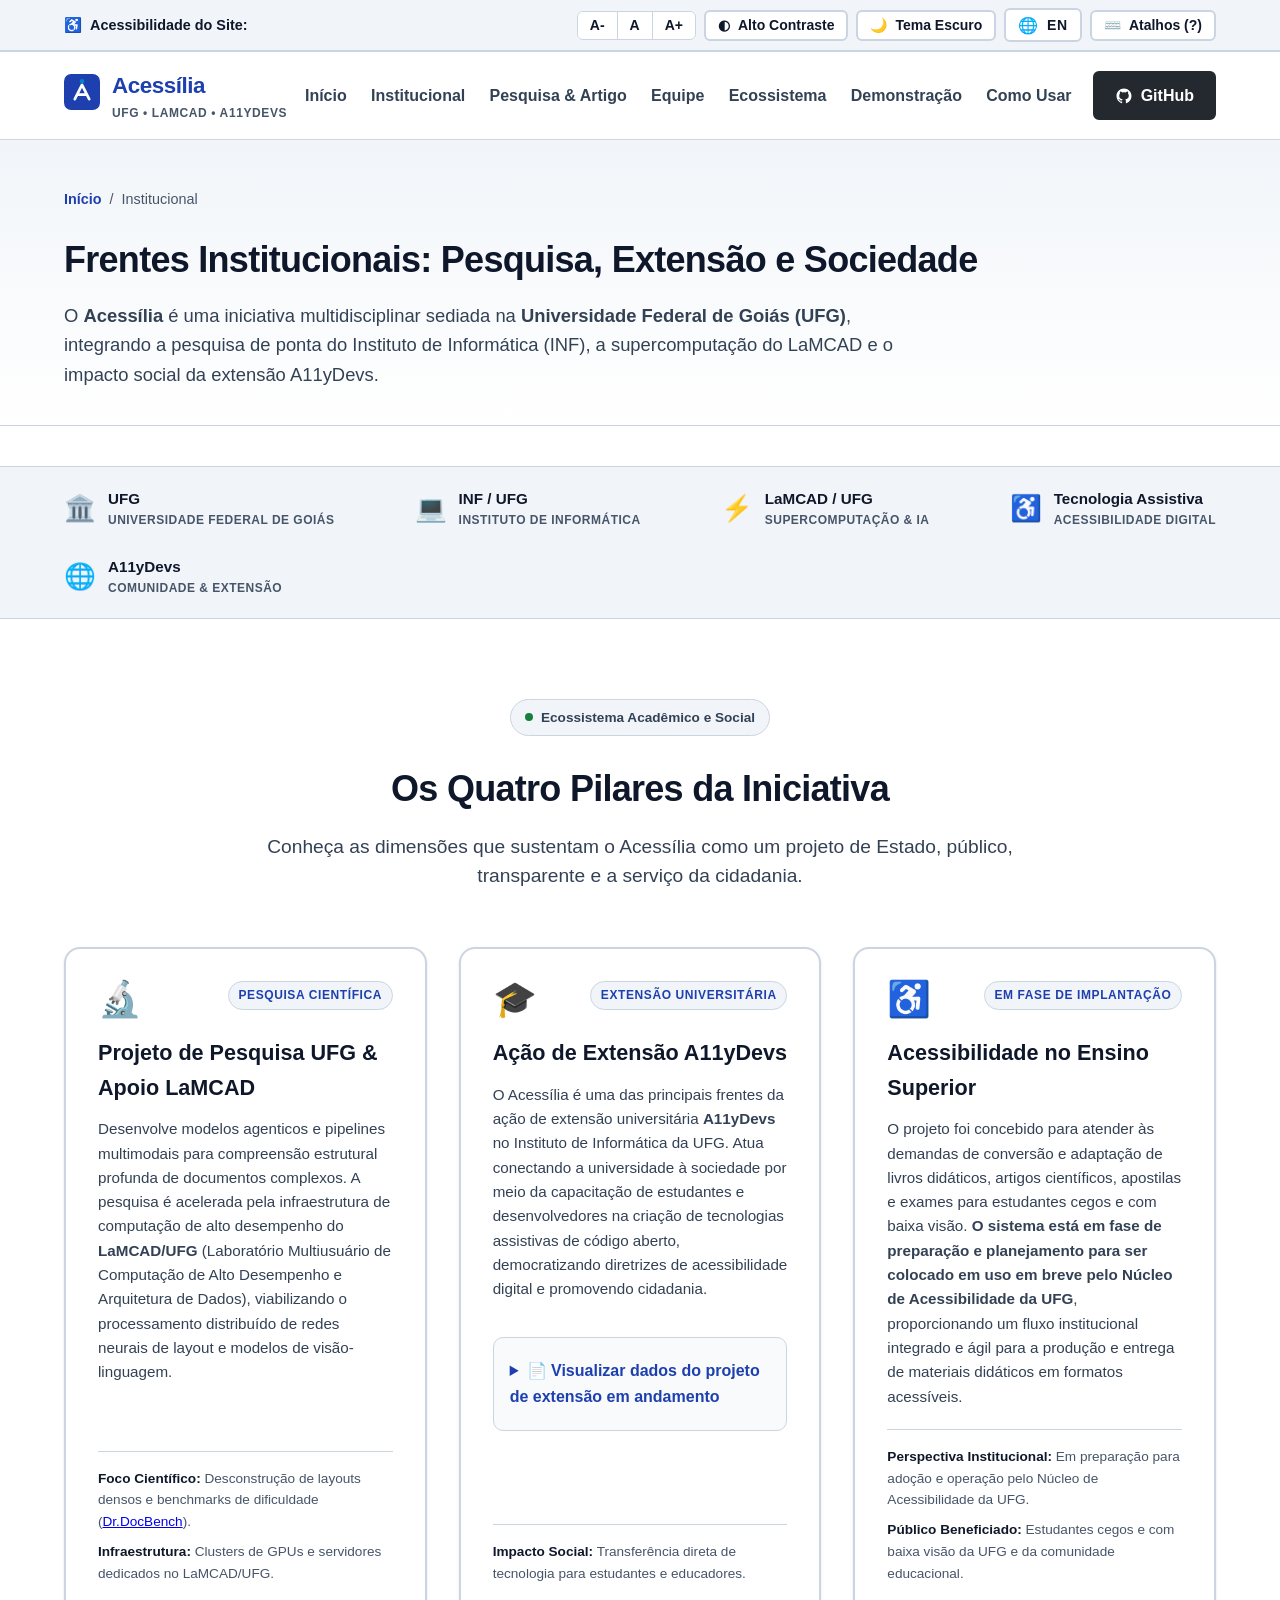
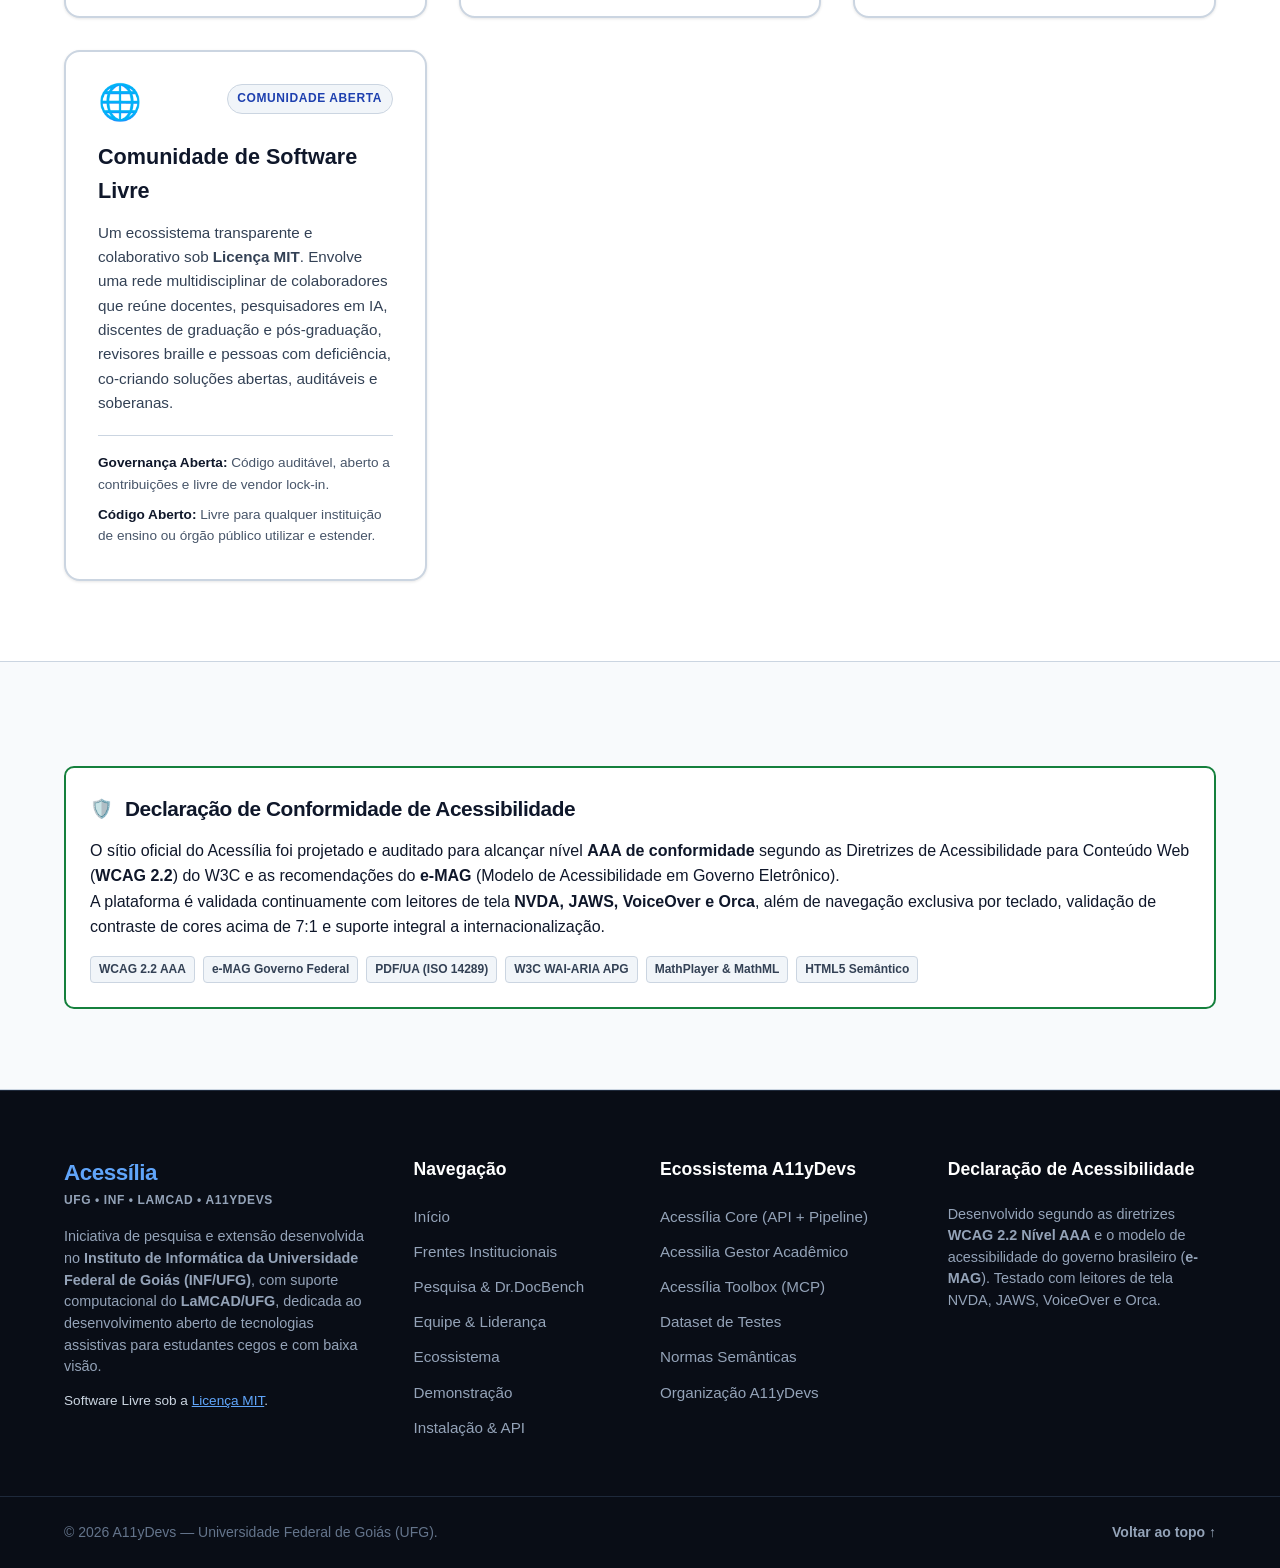
<file: institucional.html>
<!DOCTYPE html>
<html lang="pt-BR" data-theme="system" data-contrast="normal">
<head>
  <meta charset="UTF-8">
  <meta name="viewport" content="width=device-width, initial-scale=1.0">
  <title>Institucional — Acessília | UFG • LaMCAD • A11yDevs</title>
  <meta name="description" content="Iniciativa institucional multidisciplinar de pesquisa e extensão da Universidade Federal de Goiás (UFG), apoiada pelo LaMCAD e comunidade A11yDevs.">
  <meta name="keywords" content="UFG, INF, LaMCAD, A11yDevs, Acessília, inclusão digital, acessibilidade, universidade, pesquisa, extensão">
  <meta name="author" content="A11yDevs">
  <meta name="theme-color" content="#1a365d">

  <!-- Open Graph -->
  <meta property="og:type" content="website">
  <meta property="og:url" content="https://acessilia.org/institucional.html">
  <meta property="og:title" content="Frentes Institucionais — Acessília">
  <meta property="og:description" content="Pesquisa, Extensão e Inclusão no Ensino Superior na Universidade Federal de Goiás (UFG).">
  <meta property="og:locale" content="pt_BR">

  <!-- Estilos -->
  <link rel="stylesheet" href="assets/css/style.css">
  <link rel="icon" href="data:image/svg+xml,<svg xmlns=%22http://www.w3.org/2000/svg%22 viewBox=%220 0 100 100%22><text y=%22.9em%22 font-size=%2290%22>♿</text></svg>">
</head>
<body>

  <!-- Skip links -->
  <nav class="skip-links" aria-label="Atalhos de navegação rápida">
    <a href="#main-content" class="skip-link">Pular para o conteúdo principal</a>
    <a href="#accessibility-toolbar" class="skip-link">Pular para a barra de acessibilidade</a>
    <a href="#primary-nav" class="skip-link">Pular para o menu de navegação</a>
  </nav>

  <!-- Região para anúncios dinâmicos de acessibilidade -->
  <div id="a11y-announcer" class="sr-only" aria-live="polite" aria-atomic="true"></div>

  <!-- Barra de Ferramentas de Acessibilidade -->
  <section id="accessibility-toolbar" class="a11y-toolbar" aria-label="Ferramentas de Acessibilidade">
    <div class="container a11y-toolbar__inner">
      <span class="a11y-toolbar__title">
        <span class="icon-a11y" aria-hidden="true">♿</span>
        <strong>Acessibilidade do Site:</strong>
      </span>

      <div class="a11y-toolbar__actions">
        <!-- Controle de tamanho da fonte -->
        <div class="btn-group" role="group" aria-label="Ajustar tamanho do texto">
          <button type="button" id="btn-font-decrease" class="btn btn-sm" aria-label="Diminuir tamanho da fonte (A menos)">
            <span aria-hidden="true">A-</span>
          </button>
          <button type="button" id="btn-font-reset" class="btn btn-sm" aria-label="Restaurar tamanho padrão da fonte (A normal)">
            <span aria-hidden="true">A</span>
          </button>
          <button type="button" id="btn-font-increase" class="btn btn-sm" aria-label="Aumentar tamanho da fonte (A mais)">
            <span aria-hidden="true">A+</span>
          </button>
        </div>

        <!-- Alternador de Alto Contraste -->
        <button type="button" id="btn-toggle-contrast" class="btn btn-sm" aria-pressed="false" accesskey="c">
          <span class="icon" aria-hidden="true">◐</span>
          <span data-i18n="toolbar.contrast">Alto Contraste</span>
        </button>

        <!-- Alternador de Tema Escuro/Claro -->
        <button type="button" id="btn-toggle-theme" class="btn btn-sm" aria-label="Alternar tema de cores" accesskey="t">
          <span id="theme-icon" class="icon" aria-hidden="true">🌙</span>
          <span id="theme-label" data-i18n="toolbar.theme_dark">Tema Escuro</span>
        </button>

        <!-- Alternador de Idioma (i18n PT-BR / EN) -->
        <button type="button" id="btn-toggle-lang" class="btn btn-sm btn-lang" aria-label="Mudar idioma para Inglês / Switch to English" accesskey="l">
          <span class="icon lang-flag" aria-hidden="true">🌐</span>
          <span id="lang-current-label">EN</span>
        </button>

        <!-- Atalhos de Teclado (?) -->
        <button type="button" id="btn-open-shortcuts" class="btn btn-sm" aria-label="Ver atalhos de teclado (Pressione interrogação)">
          <span class="icon" aria-hidden="true">⌨️</span>
          <span data-i18n="toolbar.shortcuts">Atalhos (?)</span>
        </button>
      </div>
    </div>
  </section>

  <!-- Cabeçalho Principal -->
  <header class="site-header">
    <div class="container site-header__inner">
      <div class="site-header__brand">
        <a href="index.html" class="brand-link" aria-label="Acessília - Página inicial">
          <div class="brand-logo" aria-hidden="true">
            <svg width="36" height="36" viewBox="0 0 40 40" fill="none" xmlns="http://www.w3.org/2000/svg">
              <rect width="40" height="40" rx="8" fill="var(--color-primary)"/>
              <path d="M12 28L20 12L28 28M15 23H25" stroke="#FFFFFF" stroke-width="3" stroke-linecap="round" stroke-linejoin="round"/>
              <circle cx="20" cy="8" r="2.5" fill="var(--color-accent)"/>
            </svg>
          </div>
          <div class="brand-text">
            <span class="brand-name">Acessília</span>
            <span class="brand-tagline">UFG • LaMCAD • A11yDevs</span>
          </div>
        </a>
      </div>

      <!-- Menu de Navegação -->
      <nav id="primary-nav" class="site-nav" aria-label="Navegação principal">
        <button type="button" class="nav-toggle" id="btn-nav-toggle" aria-expanded="false" aria-controls="nav-menu" aria-label="Abrir menu de navegação">
          <span class="nav-toggle__bar" aria-hidden="true"></span>
          <span class="nav-toggle__bar" aria-hidden="true"></span>
          <span class="nav-toggle__bar" aria-hidden="true"></span>
        </button>

        <ul id="nav-menu" class="nav-list">
          <li><a href="index.html" class="nav-link" data-i18n="nav.home">Início</a></li>
          <li><a href="institucional.html" class="nav-link" aria-current="page" data-i18n="nav.institutional">Institucional</a></li>
          <li><a href="pesquisa.html" class="nav-link" data-i18n="nav.research">Pesquisa & Artigo</a></li>
          <li><a href="equipe.html" class="nav-link" data-i18n="nav.team" data-href-en="team.html">Equipe</a></li>
          <li><a href="ecossistema.html" class="nav-link" data-i18n="nav.ecosystem">Ecossistema</a></li>
          <li><a href="demonstracao.html" class="nav-link" data-i18n="nav.demo">Demonstração</a></li>
          <li><a href="como-usar.html" class="nav-link" data-i18n="nav.how_to_use">Como Usar</a></li>
          <li>
            <a href="https://github.com/A11yDevs/acessilia" class="btn btn-primary btn-github" target="_blank" rel="noopener noreferrer">
              <svg class="icon-github" width="18" height="18" viewBox="0 0 24 24" fill="currentColor" aria-hidden="true">
                <path fill-rule="evenodd" clip-rule="evenodd" d="M12 2C6.477 2 2 6.484 2 12.017c0 4.425 2.865 8.18 6.839 9.504.5.092.682-.217.682-.483 0-.237-.008-.868-.013-1.703-2.782.605-3.369-1.343-3.369-1.343-.454-1.158-1.11-1.466-1.11-1.466-.908-.62.069-.608.069-.608 1.003.07 1.53 1.032 1.53 1.032.892 1.53 2.341 1.088 2.91.832.092-.647.35-1.088.636-1.338-2.22-.253-4.555-1.113-4.555-4.951 0-1.093.39-1.988 1.029-2.688-.103-.253-.446-1.272.098-2.65 0 0 .84-.27 2.75 1.026A9.564 9.564 0 0112 6.844c.85.004 1.705.115 2.504.337 1.909-1.296 2.747-1.027 2.747-1.027.546 1.379.202 2.398.1 2.651.64.7 1.028 1.595 1.028 2.688 0 3.848-2.339 4.695-4.566 4.943.359.309.678.92.678 1.855 0 1.338-.012 2.419-.012 2.747 0 .268.18.58.688.482A10.019 10.019 0 0022 12.017C22 6.484 17.522 2 12 2z"/>
              </svg>
              <span>GitHub</span>
              <span class="sr-only">(abre em nova janela)</span>
            </a>
          </li>
        </ul>
      </nav>
    </div>
  </header>

  <!-- Conteúdo Principal -->
  <main id="main-content" tabindex="-1">

    <!-- Cabeçalho da Página -->
    <header class="page-header">
      <div class="container">
        <nav class="breadcrumb" aria-label="Caminho de navegação">
          <a href="index.html">Início</a>
          <span class="breadcrumb-sep" aria-hidden="true">/</span>
          <span aria-current="page">Institucional</span>
        </nav>
        <h1 class="page-title">Frentes Institucionais: Pesquisa, Extensão e Sociedade</h1>
        <p class="page-lead">
          O <strong>Acessília</strong> é uma iniciativa multidisciplinar sediada na <strong>Universidade Federal de Goiás (UFG)</strong>, integrando a pesquisa de ponta do Instituto de Informática (INF), a supercomputação do LaMCAD e o impacto social da extensão A11yDevs.
        </p>
      </div>
    </header>

    <!-- Barra de Parcerias Institucionais -->
    <section class="trust-ribbon" aria-label="Instituições e Laboratórios Parceiros">
      <div class="container trust-ribbon__inner">
        <a href="https://www.ufg.br" class="trust-item" target="_blank" rel="noopener noreferrer">
          <span class="trust-icon" aria-hidden="true">🏛️</span>
          <span class="trust-text">
            <strong>UFG</strong>
            <small>Universidade Federal de Goiás</small>
          </span>
          <span class="sr-only">(abre em nova janela)</span>
        </a>

        <a href="https://inf.ufg.br" class="trust-item" target="_blank" rel="noopener noreferrer">
          <span class="trust-icon" aria-hidden="true">💻</span>
          <span class="trust-text">
            <strong>INF / UFG</strong>
            <small>Instituto de Informática</small>
          </span>
          <span class="sr-only">(abre em nova janela)</span>
        </a>

        <a href="https://lamcad.ufg.br" class="trust-item" target="_blank" rel="noopener noreferrer">
          <span class="trust-icon" aria-hidden="true">⚡</span>
          <span class="trust-text">
            <strong>LaMCAD / UFG</strong>
            <small>Supercomputação & IA</small>
          </span>
          <span class="sr-only">(abre em nova janela)</span>
        </a>

        <div class="trust-item">
          <span class="trust-icon" aria-hidden="true">♿</span>
          <span class="trust-text">
            <strong>Tecnologia Assistiva</strong>
            <small>Acessibilidade Digital</small>
          </span>
        </div>

        <a href="https://github.com/A11yDevs" class="trust-item" target="_blank" rel="noopener noreferrer">
          <span class="trust-icon" aria-hidden="true">🌐</span>
          <span class="trust-text">
            <strong>A11yDevs</strong>
            <small>Comunidade & Extensão</small>
          </span>
          <span class="sr-only">(abre em nova janela)</span>
        </a>
      </div>
    </section>

    <!-- Seção Frentes Institucionais Detalhadas -->
    <section class="section" aria-labelledby="pilares-title">
      <div class="container">
        <div class="section-header">
          <div class="badge-pill">
            <span class="badge-dot" aria-hidden="true"></span>
            Ecossistema Acadêmico e Social
          </div>
          <h2 id="pilares-title" class="section-title">Os Quatro Pilares da Iniciativa</h2>
          <p class="section-subtitle">
            Conheça as dimensões que sustentam o Acessília como um projeto de Estado, público, transparente e a serviço da cidadania.
          </p>
        </div>

        <div class="grid grid-2">
          <!-- Pilar 1: Pesquisa UFG & LaMCAD -->
          <article class="pillar-card">
            <div class="pillar-card__header">
              <span class="pillar-card__icon" aria-hidden="true">🔬</span>
              <span class="pillar-card__badge">Pesquisa Científica</span>
            </div>
            <h3 class="pillar-card__title">Projeto de Pesquisa UFG & Apoio LaMCAD</h3>
            <p class="pillar-card__desc">
              Desenvolve modelos agenticos e pipelines multimodais para compreensão estrutural profunda de documentos complexos. A pesquisa é acelerada pela infraestrutura de computação de alto desempenho do <strong>LaMCAD/UFG</strong> (Laboratório Multiusuário de Computação de Alto Desempenho e Arquitetura de Dados), viabilizando o processamento distribuído de redes neurais de layout e modelos de visão-linguagem.
            </p>
            <div class="pillar-card__meta">
              <span><strong>Foco Científico:</strong> Desconstrução de layouts densos e benchmarks de dificuldade (<a href="pesquisa.html">Dr.DocBench</a>).</span>
              <span><strong>Infraestrutura:</strong> Clusters de GPUs e servidores dedicados no LaMCAD/UFG.</span>
            </div>
          </article>

          <!-- Pilar 2: Projeto de Extensão A11yDevs -->
          <article class="pillar-card">
            <div class="pillar-card__header">
              <span class="pillar-card__icon" aria-hidden="true">🎓</span>
              <span class="pillar-card__badge">Extensão Universitária</span>
            </div>
            <h3 class="pillar-card__title">Ação de Extensão A11yDevs</h3>
            <p class="pillar-card__desc">
              O Acessília é uma das principais frentes da ação de extensão universitária <strong>A11yDevs</strong> no Instituto de Informática da UFG. Atua conectando a universidade à sociedade por meio da capacitação de estudantes e desenvolvedores na criação de tecnologias assistivas de código aberto, democratizando diretrizes de acessibilidade digital e promovendo cidadania.
            </p>
            
            <details class="extension-box">
              <summary>📄 Visualizar dados do projeto de extensão em andamento</summary>
              <div class="extension-box__content">
                <p><strong>Ação de Extensão:</strong> A11yDevs — Desenvolvimento Aberto de Tecnologias Assistivas e Acessibilidade Digital</p>
                <p><strong>Unidade Proponente:</strong> Instituto de Informática (INF) — Universidade Federal de Goiás (UFG)</p>
                <p><strong>Impacto:</strong> Formação de recursos humanos em acessibilidade e produção de ferramentas públicas para instituições educacionais.</p>
                <p><strong>Situação:</strong> Ativo / Em Execução (2026)</p>
              </div>
            </details>

            <div class="pillar-card__meta">
              <span><strong>Impacto Social:</strong> Transferência direta de tecnologia para estudantes e educadores.</span>
            </div>
          </article>

          <!-- Pilar 3: Acessibilidade no Ensino Superior & Núcleo UFG -->
          <article class="pillar-card">
            <div class="pillar-card__header">
              <span class="pillar-card__icon" aria-hidden="true">♿</span>
              <span class="pillar-card__badge">Em Fase de Implantação</span>
            </div>
            <h3 class="pillar-card__title">Acessibilidade no Ensino Superior</h3>
            <p class="pillar-card__desc">
              O projeto foi concebido para atender às demandas de conversão e adaptação de livros didáticos, artigos científicos, apostilas e exames para estudantes cegos e com baixa visão. <strong>O sistema está em fase de preparação e planejamento para ser colocado em uso em breve pelo Núcleo de Acessibilidade da UFG</strong>, proporcionando um fluxo institucional integrado e ágil para a produção e entrega de materiais didáticos em formatos acessíveis.
            </p>
            <div class="pillar-card__meta">
              <span><strong>Perspectiva Institucional:</strong> Em preparação para adoção e operação pelo Núcleo de Acessibilidade da UFG.</span>
              <span><strong>Público Beneficiado:</strong> Estudantes cegos e com baixa visão da UFG e da comunidade educacional.</span>
            </div>
          </article>

          <!-- Pilar 4: Software Livre & Comunidade -->
          <article class="pillar-card">
            <div class="pillar-card__header">
              <span class="pillar-card__icon" aria-hidden="true">🌐</span>
              <span class="pillar-card__badge">Comunidade Aberta</span>
            </div>
            <h3 class="pillar-card__title">Comunidade de Software Livre</h3>
            <p class="pillar-card__desc">
              Um ecossistema transparente e colaborativo sob <strong>Licença MIT</strong>. Envolve uma rede multidisciplinar de colaboradores que reúne docentes, pesquisadores em IA, discentes de graduação e pós-graduação, revisores braille e pessoas com deficiência, co-criando soluções abertas, auditáveis e soberanas.
            </p>
            <div class="pillar-card__meta">
              <span><strong>Governança Aberta:</strong> Código auditável, aberto a contribuições e livre de vendor lock-in.</span>
              <span><strong>Código Aberto:</strong> Livre para qualquer instituição de ensino ou órgão público utilizar e estender.</span>
            </div>
          </article>
        </div>
      </div>
    </section>

    <!-- Seção Declaração Formal de Acessibilidade -->
    <section id="declaracao-a11y" class="section section--alt" aria-labelledby="dec-title">
      <div class="container">
        <div class="declaration-card">
          <div class="declaration-header">
            <span aria-hidden="true">🛡️</span>
            <h2 id="dec-title" class="section-title" style="font-size: 1.3rem; margin: 0;" data-i18n="declaration.title">
              Declaração de Conformidade de Acessibilidade
            </h2>
          </div>
          <p data-i18n="declaration.p1">
            O sítio oficial do Acessília foi projetado e auditado para alcançar nível <strong>AAA de conformidade</strong> segundo as Diretrizes de Acessibilidade para Conteúdo Web (<strong>WCAG 2.2</strong>) do W3C e as recomendações do <strong>e-MAG</strong> (Modelo de Acessibilidade em Governo Eletrônico).
          </p>
          <p data-i18n="declaration.p2">
            A plataforma é validada continuamente com leitores de tela <strong>NVDA, JAWS, VoiceOver e Orca</strong>, além de navegação exclusiva por teclado, validação de contraste de cores acima de 7:1 e suporte integral a internacionalização.
          </p>
          <div class="declaration-badges">
            <span class="criteria-badge">WCAG 2.2 AAA</span>
            <span class="criteria-badge">e-MAG Governo Federal</span>
            <span class="criteria-badge">PDF/UA (ISO 14289)</span>
            <span class="criteria-badge">W3C WAI-ARIA APG</span>
            <span class="criteria-badge">MathPlayer & MathML</span>
            <span class="criteria-badge">HTML5 Semântico</span>
          </div>
        </div>
      </div>
    </section>

  </main>

  <!-- Rodapé -->
  <footer class="site-footer" role="contentinfo">
    <div class="container site-footer__inner">
      <div class="footer-col footer-col--brand">
        <div class="brand-text">
          <span class="brand-name">Acessília</span>
          <span class="brand-tagline">UFG • INF • LaMCAD • A11yDevs</span>
        </div>
        <p class="footer-desc">
          Iniciativa de pesquisa e extensão desenvolvida no <strong>Instituto de Informática da Universidade Federal de Goiás (INF/UFG)</strong>, com suporte computacional do <strong>LaMCAD/UFG</strong>, dedicada ao desenvolvimento aberto de tecnologias assistivas para estudantes cegos e com baixa visão.
        </p>
        <p class="footer-license">
          Software Livre sob a <a href="https://github.com/A11yDevs/acessilia" target="_blank" rel="noopener noreferrer">Licença MIT</a>.
        </p>
      </div>

      <div class="footer-col">
        <h3 class="footer-heading">Navegação</h3>
        <ul class="footer-links">
          <li><a href="index.html">Início</a></li>
          <li><a href="institucional.html">Frentes Institucionais</a></li>
          <li><a href="pesquisa.html">Pesquisa & Dr.DocBench</a></li>
          <li><a href="equipe.html" data-href-en="team.html">Equipe & Liderança</a></li>
          <li><a href="ecossistema.html">Ecossistema</a></li>
          <li><a href="demonstracao.html">Demonstração</a></li>
          <li><a href="como-usar.html">Instalação & API</a></li>
        </ul>
      </div>

      <div class="footer-col">
        <h3 class="footer-heading">Ecossistema A11yDevs</h3>
        <ul class="footer-links">
          <li><a href="https://github.com/A11yDevs/acessilia" target="_blank" rel="noopener noreferrer">Acessília Core (API + Pipeline)</a></li>
          <li><a href="https://github.com/A11yDevs/acessilia-ufg" target="_blank" rel="noopener noreferrer">Acessilia Gestor Acadêmico</a></li>
          <li><a href="https://github.com/A11yDevs/acessilia-toolbox" target="_blank" rel="noopener noreferrer">Acessília Toolbox (MCP)</a></li>
          <li><a href="https://github.com/A11yDevs/acessilia-dataset" target="_blank" rel="noopener noreferrer">Dataset de Testes</a></li>
          <li><a href="https://github.com/A11yDevs/normas-acessilia" target="_blank" rel="noopener noreferrer">Normas Semânticas</a></li>
          <li><a href="https://github.com/A11yDevs" target="_blank" rel="noopener noreferrer">Organização A11yDevs</a></li>
        </ul>
      </div>

      <div class="footer-col">
        <h3 class="footer-heading">Declaração de Acessibilidade</h3>
        <p class="footer-text">
          Desenvolvido segundo as diretrizes <strong>WCAG 2.2 Nível AAA</strong> e o modelo de acessibilidade do governo brasileiro (<strong>e-MAG</strong>). Testado com leitores de tela NVDA, JAWS, VoiceOver e Orca.
        </p>
      </div>
    </div>

    <div class="site-footer__bottom">
      <div class="container footer-bottom__inner">
        <p>© 2026 A11yDevs — Universidade Federal de Goiás (UFG).</p>
        <p><a href="#accessibility-toolbar" class="back-to-top">Voltar ao topo ↑</a></p>
      </div>
    </div>
  </footer>

  <!-- Modal de Atalhos de Teclado (<dialog>) -->
  <dialog id="modal-shortcuts" class="modal-a11y" aria-labelledby="modal-shortcuts-title">
    <div class="modal-inner">
      <div class="modal-header">
        <h2 id="modal-shortcuts-title" class="modal-title">
          <span aria-hidden="true">⌨️</span>
          <span data-i18n="shortcuts.title">Atalhos de Teclado Globais</span>
        </h2>
        <button type="button" id="btn-close-shortcuts" class="btn-close-modal" aria-label="Fechar janela de atalhos de teclado">✕</button>
      </div>

      <table class="shortcuts-table">
        <caption class="sr-only">Tabela de teclas de atalho e suas respectivas funções na página</caption>
        <thead>
          <tr>
            <th scope="col" data-i18n="shortcuts.key_col">Tecla de Atalho</th>
            <th scope="col" data-i18n="shortcuts.action_col">Ação Executada</th>
          </tr>
        </thead>
        <tbody>
          <tr>
            <td><kbd>Alt</kbd> + <kbd>1</kbd></td>
            <td>Pular diretamente para o conteúdo principal</td>
          </tr>
          <tr>
            <td><kbd>Alt</kbd> + <kbd>2</kbd></td>
            <td>Pular para a barra de acessibilidade (fonte, cores, idioma)</td>
          </tr>
          <tr>
            <td><kbd>Alt</kbd> + <kbd>3</kbd></td>
            <td>Pular para o menu de navegação</td>
          </tr>
          <tr>
            <td><kbd>Alt</kbd> + <kbd>C</kbd></td>
            <td>Alternar modo de alto contraste</td>
          </tr>
          <tr>
            <td><kbd>Alt</kbd> + <kbd>T</kbd></td>
            <td>Alternar tema de cores (claro / escuro)</td>
          </tr>
          <tr>
            <td><kbd>Alt</kbd> + <kbd>L</kbd></td>
            <td>Alternar idioma do site (Português / Inglês)</td>
          </tr>
          <tr>
            <td><kbd>?</kbd> (Shift + /)</td>
            <td>Abrir esta janela de atalhos de teclado</td>
          </tr>
          <tr>
            <td><kbd>Esc</kbd></td>
            <td>Fechar janelas modais e menus abertos</td>
          </tr>
        </tbody>
      </table>

      <div style="text-align: right;">
        <button type="button" class="btn btn-outline btn-sm" onclick="document.getElementById('modal-shortcuts').close()">
          Fechar Janela
        </button>
      </div>
    </div>
  </dialog>

  <!-- Scripts -->
  <script src="assets/js/main.js"></script>
</body>
</html>
</file>
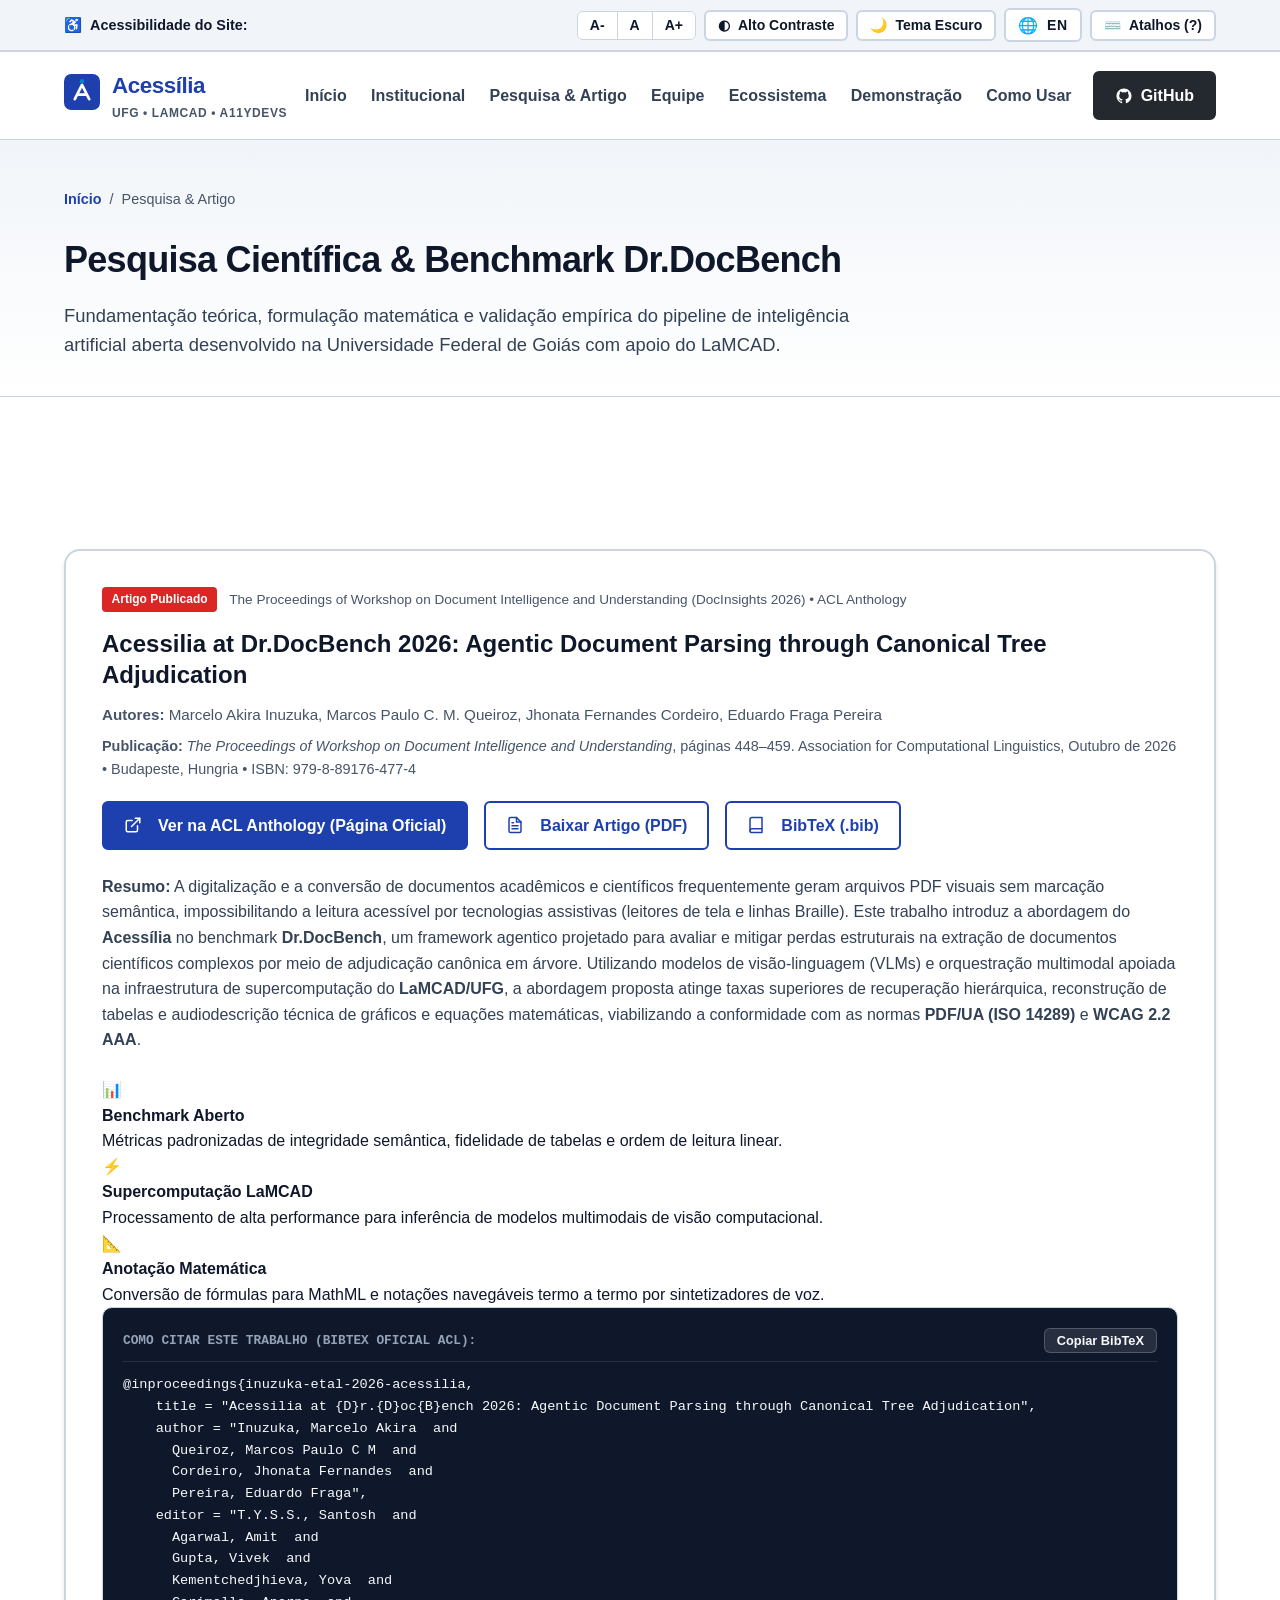
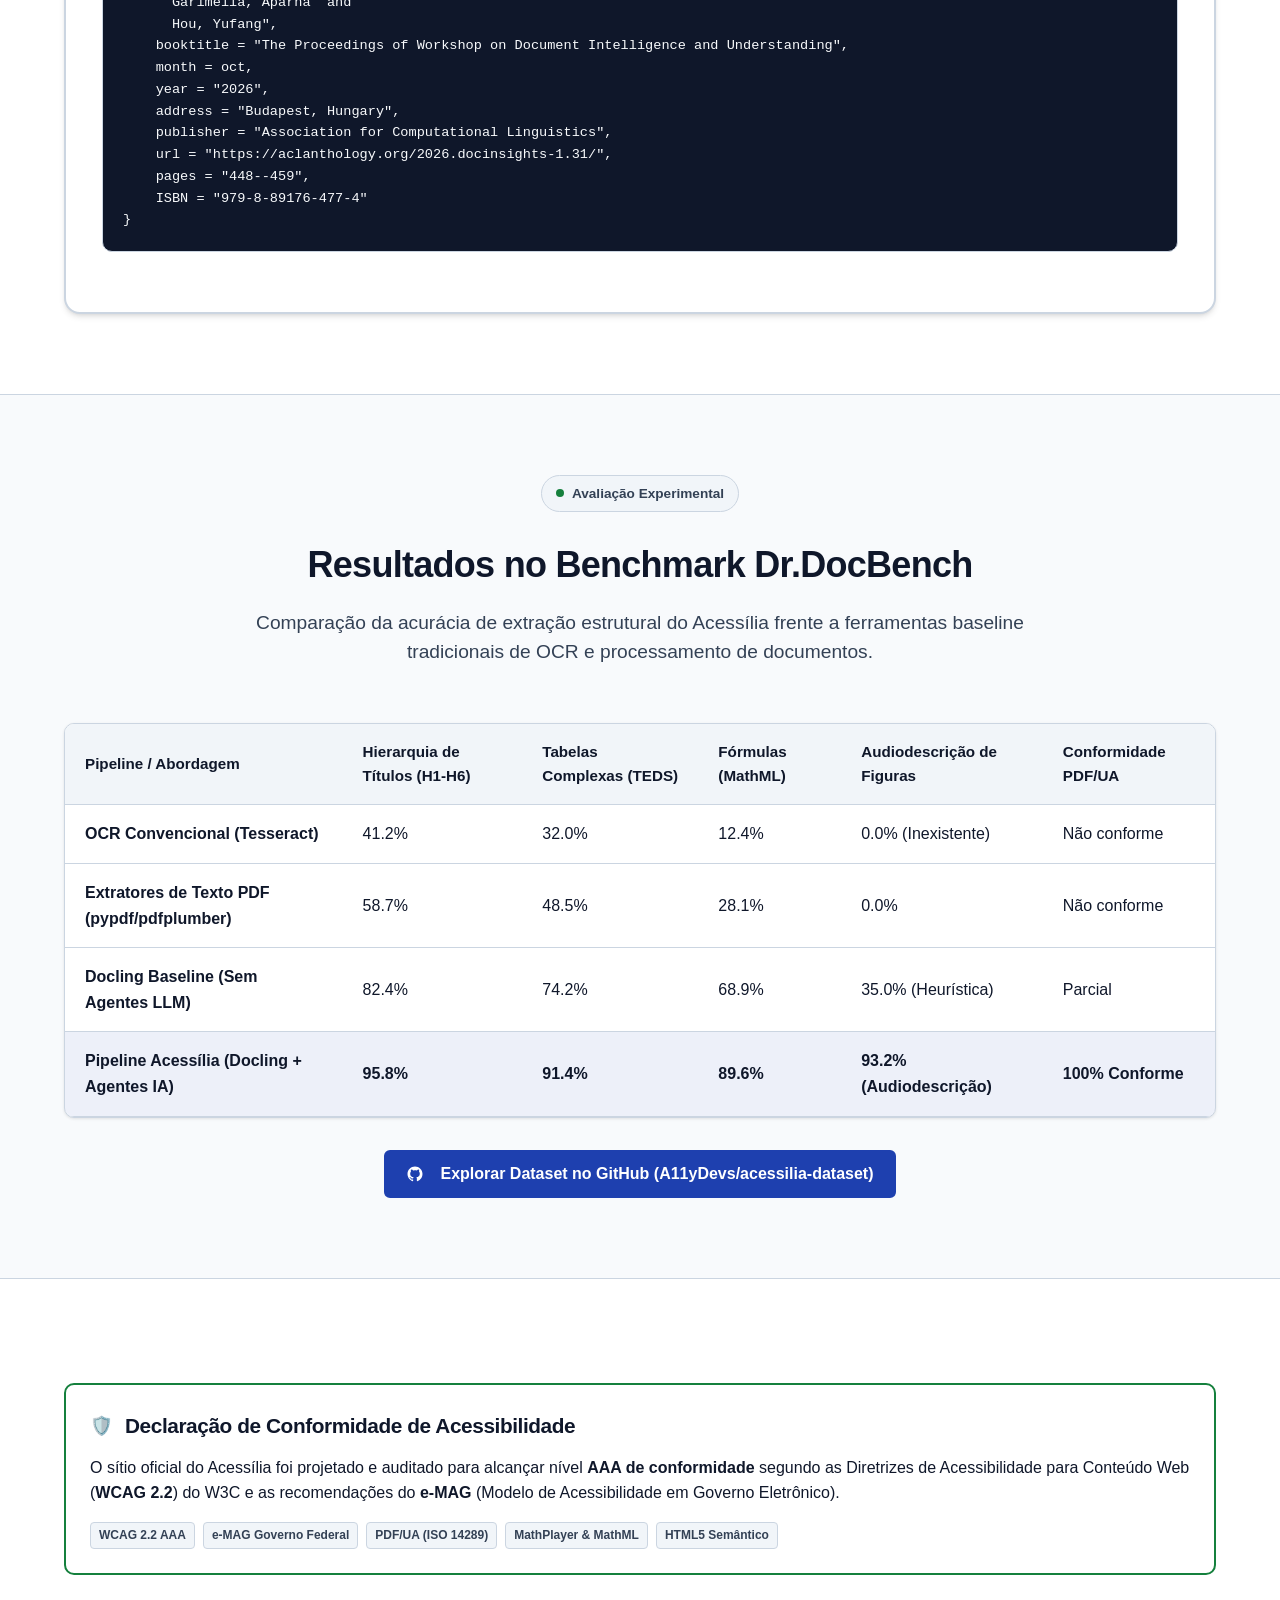
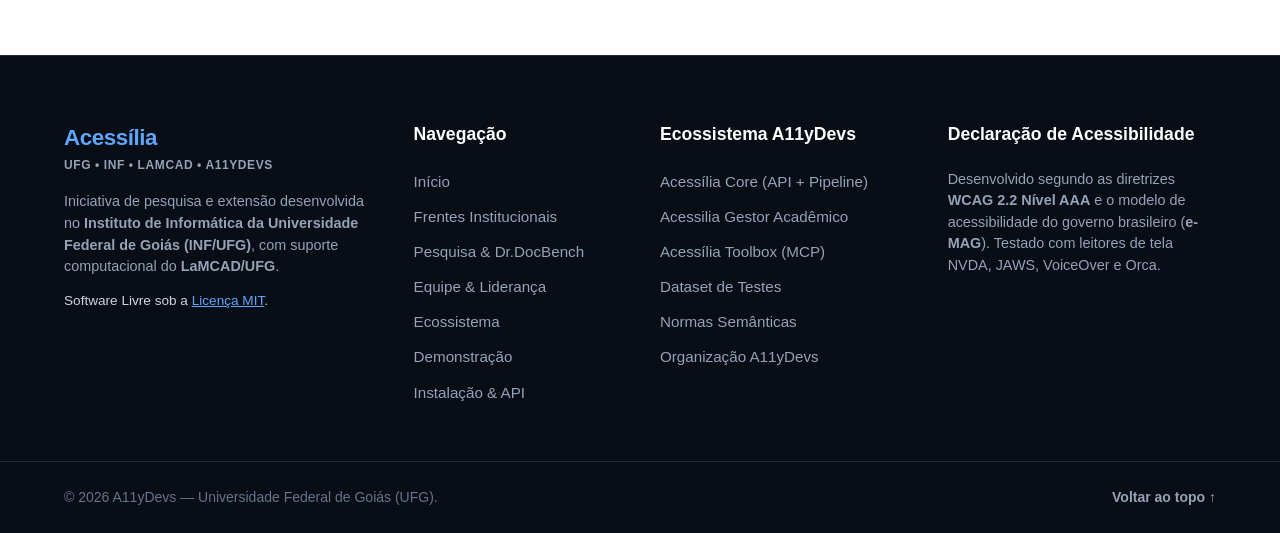
<file: pesquisa.html>
<!DOCTYPE html>
<html lang="pt-BR" data-theme="system" data-contrast="normal">
<head>
  <meta charset="UTF-8">
  <meta name="viewport" content="width=device-width, initial-scale=1.0">
  <title>Pesquisa & Artigo Dr.DocBench — Acessília | UFG • LaMCAD</title>
  <meta name="description" content="Artigo científico, benchmark Dr.DocBench e metodologia de avaliação para compreensão e acessibilização estrutural de documentos acadêmicos por agentes de IA.">
  <meta name="keywords" content="Dr.DocBench, benchmark, IA, PDF/UA, OCR, Docling, UFG, LaMCAD, acessibilidade, processamento de documentos">
  <meta name="author" content="A11yDevs">
  <meta name="theme-color" content="#1a365d">

  <!-- Metadados Acadêmicos (Google Scholar / Zotero / Mendeley) -->
  <meta name="citation_title" content="Acessilia at Dr.DocBench 2026: Agentic Document Parsing through Canonical Tree Adjudication">
  <meta name="citation_author" content="Inuzuka, Marcelo Akira">
  <meta name="citation_author" content="Queiroz, Marcos Paulo C M">
  <meta name="citation_author" content="Cordeiro, Jhonata Fernandes">
  <meta name="citation_author" content="Pereira, Eduardo Fraga">
  <meta name="citation_publication_date" content="2026/10">
  <meta name="citation_conference_title" content="The Proceedings of Workshop on Document Intelligence and Understanding">
  <meta name="citation_publisher" content="Association for Computational Linguistics">
  <meta name="citation_firstpage" content="448">
  <meta name="citation_lastpage" content="459">
  <meta name="citation_isbn" content="979-8-89176-477-4">
  <meta name="citation_pdf_url" content="https://aclanthology.org/2026.docinsights-1.31.pdf">

  <!-- Open Graph -->
  <meta property="og:type" content="article">
  <meta property="og:url" content="https://acessilia.org/pesquisa.html">
  <meta property="og:title" content="Acessilia at Dr.DocBench 2026: Agentic Document Parsing through Canonical Tree Adjudication">
  <meta property="og:description" content="Artigo científico publicado no Workshop on Document Intelligence and Understanding (ACL Anthology 2026).">
  <meta property="og:locale" content="pt_BR">

  <!-- Estilos -->
  <link rel="stylesheet" href="assets/css/style.css">
  <link rel="icon" href="data:image/svg+xml,<svg xmlns=%22http://www.w3.org/2000/svg%22 viewBox=%220 0 100 100%22><text y=%22.9em%22 font-size=%2290%22>♿</text></svg>">
</head>
<body>

  <!-- Skip links -->
  <nav class="skip-links" aria-label="Atalhos de navegação rápida">
    <a href="#main-content" class="skip-link">Pular para o conteúdo principal</a>
    <a href="#accessibility-toolbar" class="skip-link">Pular para a barra de acessibilidade</a>
    <a href="#primary-nav" class="skip-link">Pular para o menu de navegação</a>
  </nav>

  <!-- Região para anúncios dinâmicos de acessibilidade -->
  <div id="a11y-announcer" class="sr-only" aria-live="polite" aria-atomic="true"></div>

  <!-- Barra de Ferramentas de Acessibilidade -->
  <section id="accessibility-toolbar" class="a11y-toolbar" aria-label="Ferramentas de Acessibilidade">
    <div class="container a11y-toolbar__inner">
      <span class="a11y-toolbar__title">
        <span class="icon-a11y" aria-hidden="true">♿</span>
        <strong>Acessibilidade do Site:</strong>
      </span>

      <div class="a11y-toolbar__actions">
        <!-- Controle de tamanho da fonte -->
        <div class="btn-group" role="group" aria-label="Ajustar tamanho do texto">
          <button type="button" id="btn-font-decrease" class="btn btn-sm" aria-label="Diminuir tamanho da fonte (A menos)">
            <span aria-hidden="true">A-</span>
          </button>
          <button type="button" id="btn-font-reset" class="btn btn-sm" aria-label="Restaurar tamanho padrão da fonte (A normal)">
            <span aria-hidden="true">A</span>
          </button>
          <button type="button" id="btn-font-increase" class="btn btn-sm" aria-label="Aumentar tamanho da fonte (A mais)">
            <span aria-hidden="true">A+</span>
          </button>
        </div>

        <!-- Alternador de Alto Contraste -->
        <button type="button" id="btn-toggle-contrast" class="btn btn-sm" aria-pressed="false" accesskey="c">
          <span class="icon" aria-hidden="true">◐</span>
          <span data-i18n="toolbar.contrast">Alto Contraste</span>
        </button>

        <!-- Alternador de Tema Escuro/Claro -->
        <button type="button" id="btn-toggle-theme" class="btn btn-sm" aria-label="Alternar tema de cores" accesskey="t">
          <span id="theme-icon" class="icon" aria-hidden="true">🌙</span>
          <span id="theme-label" data-i18n="toolbar.theme_dark">Tema Escuro</span>
        </button>

        <!-- Alternador de Idioma (i18n PT-BR / EN) -->
        <button type="button" id="btn-toggle-lang" class="btn btn-sm btn-lang" aria-label="Mudar idioma para Inglês / Switch to English" accesskey="l">
          <span class="icon lang-flag" aria-hidden="true">🌐</span>
          <span id="lang-current-label">EN</span>
        </button>

        <!-- Atalhos de Teclado (?) -->
        <button type="button" id="btn-open-shortcuts" class="btn btn-sm" aria-label="Ver atalhos de teclado (Pressione interrogação)">
          <span class="icon" aria-hidden="true">⌨️</span>
          <span data-i18n="toolbar.shortcuts">Atalhos (?)</span>
        </button>
      </div>
    </div>
  </section>

  <!-- Cabeçalho Principal -->
  <header class="site-header">
    <div class="container site-header__inner">
      <div class="site-header__brand">
        <a href="index.html" class="brand-link" aria-label="Acessília - Página inicial">
          <div class="brand-logo" aria-hidden="true">
            <svg width="36" height="36" viewBox="0 0 40 40" fill="none" xmlns="http://www.w3.org/2000/svg">
              <rect width="40" height="40" rx="8" fill="var(--color-primary)"/>
              <path d="M12 28L20 12L28 28M15 23H25" stroke="#FFFFFF" stroke-width="3" stroke-linecap="round" stroke-linejoin="round"/>
              <circle cx="20" cy="8" r="2.5" fill="var(--color-accent)"/>
            </svg>
          </div>
          <div class="brand-text">
            <span class="brand-name">Acessília</span>
            <span class="brand-tagline">UFG • LaMCAD • A11yDevs</span>
          </div>
        </a>
      </div>

      <!-- Menu de Navegação -->
      <nav id="primary-nav" class="site-nav" aria-label="Navegação principal">
        <button type="button" class="nav-toggle" id="btn-nav-toggle" aria-expanded="false" aria-controls="nav-menu" aria-label="Abrir menu de navegação">
          <span class="nav-toggle__bar" aria-hidden="true"></span>
          <span class="nav-toggle__bar" aria-hidden="true"></span>
          <span class="nav-toggle__bar" aria-hidden="true"></span>
        </button>

        <ul id="nav-menu" class="nav-list">
          <li><a href="index.html" class="nav-link" data-i18n="nav.home">Início</a></li>
          <li><a href="institucional.html" class="nav-link" data-i18n="nav.institutional">Institucional</a></li>
          <li><a href="pesquisa.html" class="nav-link" aria-current="page" data-i18n="nav.research">Pesquisa & Artigo</a></li>
          <li><a href="equipe.html" class="nav-link" data-i18n="nav.team" data-href-en="team.html">Equipe</a></li>
          <li><a href="ecossistema.html" class="nav-link" data-i18n="nav.ecosystem">Ecossistema</a></li>
          <li><a href="demonstracao.html" class="nav-link" data-i18n="nav.demo">Demonstração</a></li>
          <li><a href="como-usar.html" class="nav-link" data-i18n="nav.how_to_use">Como Usar</a></li>
          <li>
            <a href="https://github.com/A11yDevs/acessilia" class="btn btn-primary btn-github" target="_blank" rel="noopener noreferrer">
              <svg class="icon-github" width="18" height="18" viewBox="0 0 24 24" fill="currentColor" aria-hidden="true">
                <path fill-rule="evenodd" clip-rule="evenodd" d="M12 2C6.477 2 2 6.484 2 12.017c0 4.425 2.865 8.18 6.839 9.504.5.092.682-.217.682-.483 0-.237-.008-.868-.013-1.703-2.782.605-3.369-1.343-3.369-1.343-.454-1.158-1.11-1.466-1.11-1.466-.908-.62.069-.608.069-.608 1.003.07 1.53 1.032 1.53 1.032.892 1.53 2.341 1.088 2.91.832.092-.647.35-1.088.636-1.338-2.22-.253-4.555-1.113-4.555-4.951 0-1.093.39-1.988 1.029-2.688-.103-.253-.446-1.272.098-2.65 0 0 .84-.27 2.75 1.026A9.564 9.564 0 0112 6.844c.85.004 1.705.115 2.504.337 1.909-1.296 2.747-1.027 2.747-1.027.546 1.379.202 2.398.1 2.651.64.7 1.028 1.595 1.028 2.688 0 3.848-2.339 4.695-4.566 4.943.359.309.678.92.678 1.855 0 1.338-.012 2.419-.012 2.747 0 .268.18.58.688.482A10.019 10.019 0 0022 12.017C22 6.484 17.522 2 12 2z"/>
              </svg>
              <span>GitHub</span>
              <span class="sr-only">(abre em nova janela)</span>
            </a>
          </li>
        </ul>
      </nav>
    </div>
  </header>

  <!-- Conteúdo Principal -->
  <main id="main-content" tabindex="-1">

    <!-- Cabeçalho da Página -->
    <header class="page-header">
      <div class="container">
        <nav class="breadcrumb" aria-label="Caminho de navegação">
          <a href="index.html">Início</a>
          <span class="breadcrumb-sep" aria-hidden="true">/</span>
          <span aria-current="page">Pesquisa & Artigo</span>
        </nav>
        <h1 class="page-title">Pesquisa Científica & Benchmark Dr.DocBench</h1>
        <p class="page-lead">
          Fundamentação teórica, formulação matemática e validação empírica do pipeline de inteligência artificial aberta desenvolvido na Universidade Federal de Goiás com apoio do LaMCAD.
        </p>
      </div>
    </header>

    <!-- Artigo Científico Central -->
    <section class="section" aria-labelledby="artigo-title">
      <div class="container">
        <article class="paper-card">
          <div class="paper-header">
            <span class="paper-badge">Artigo Publicado</span>
            <span class="paper-venue paper-meta">The Proceedings of Workshop on Document Intelligence and Understanding (DocInsights 2026) • ACL Anthology</span>
          </div>

          <h2 id="artigo-title" class="paper-title">
            Acessilia at Dr.DocBench 2026: Agentic Document Parsing through Canonical Tree Adjudication
          </h2>

          <p class="paper-meta" style="margin-bottom: 0.5rem; font-size: 0.95rem;">
            <strong>Autores:</strong> Marcelo Akira Inuzuka, Marcos Paulo C. M. Queiroz, Jhonata Fernandes Cordeiro, Eduardo Fraga Pereira
          </p>

          <p class="paper-meta" style="margin-bottom: 1.25rem; font-size: 0.9rem;">
            <strong>Publicação:</strong> <em>The Proceedings of Workshop on Document Intelligence and Understanding</em>, páginas 448–459. Association for Computational Linguistics, Outubro de 2026 • Budapeste, Hungria • ISBN: 979-8-89176-477-4
          </p>

          <div class="paper-actions" style="margin-bottom: 1.5rem;">
            <a href="https://aclanthology.org/2026.docinsights-1.31/" class="btn btn-primary" target="_blank" rel="noopener noreferrer">
              <svg width="18" height="18" viewBox="0 0 24 24" fill="none" stroke="currentColor" stroke-width="2" stroke-linecap="round" stroke-linejoin="round" aria-hidden="true" style="margin-right: 0.5rem;"><path d="M18 13v6a2 2 0 0 1-2 2H5a2 2 0 0 1-2-2V8a2 2 0 0 1 2-2h6"></path><polyline points="15 3 21 3 21 9"></polyline><line x1="10" y1="14" x2="21" y2="3"></line></svg>
              Ver na ACL Anthology (Página Oficial)
              <span class="sr-only">(abre em nova janela)</span>
            </a>
            <a href="https://aclanthology.org/2026.docinsights-1.31.pdf" class="btn btn-outline" target="_blank" rel="noopener noreferrer">
              <svg width="18" height="18" viewBox="0 0 24 24" fill="none" stroke="currentColor" stroke-width="2" stroke-linecap="round" stroke-linejoin="round" aria-hidden="true" style="margin-right: 0.5rem;"><path d="M14 2H6a2 2 0 0 0-2 2v16a2 2 0 0 0 2 2h12a2 2 0 0 0 2-2V8z"></path><polyline points="14 2 14 8 20 8"></polyline><line x1="16" y1="13" x2="8" y2="13"></line><line x1="16" y1="17" x2="8" y2="17"></line><polyline points="10 9 9 9 8 9"></polyline></svg>
              Baixar Artigo (PDF)
              <span class="sr-only">(abre em nova janela)</span>
            </a>
            <a href="https://aclanthology.org/2026.docinsights-1.31.bib" class="btn btn-outline" target="_blank" rel="noopener noreferrer">
              <svg width="18" height="18" viewBox="0 0 24 24" fill="none" stroke="currentColor" stroke-width="2" stroke-linecap="round" stroke-linejoin="round" aria-hidden="true" style="margin-right: 0.5rem;"><path d="M4 19.5A2.5 2.5 0 0 1 6.5 17H20"></path><path d="M6.5 2H20v20H6.5A2.5 2.5 0 0 1 4 19.5v-15A2.5 2.5 0 0 1 6.5 2z"></path></svg>
              BibTeX (.bib)
              <span class="sr-only">(abre em nova janela)</span>
            </a>
          </div>

          <p class="paper-abstract">
            <strong>Resumo:</strong> A digitalização e a conversão de documentos acadêmicos e científicos frequentemente geram arquivos PDF visuais sem marcação semântica, impossibilitando a leitura acessível por tecnologias assistivas (leitores de tela e linhas Braille). Este trabalho introduz a abordagem do <strong>Acessília</strong> no benchmark <strong>Dr.DocBench</strong>, um framework agentico projetado para avaliar e mitigar perdas estruturais na extração de documentos científicos complexos por meio de adjudicação canônica em árvore. Utilizando modelos de visão-linguagem (VLMs) e orquestração multimodal apoiada na infraestrutura de supercomputação do <strong>LaMCAD/UFG</strong>, a abordagem proposta atinge taxas superiores de recuperação hierárquica, reconstrução de tabelas e audiodescrição técnica de gráficos e equações matemáticas, viabilizando a conformidade com as normas <strong>PDF/UA (ISO 14289)</strong> e <strong>WCAG 2.2 AAA</strong>.
          </p>

          <div class="paper-highlights">
            <div class="paper-highlight-item">
              <span class="highlight-icon" aria-hidden="true">📊</span>
              <div>
                <strong>Benchmark Aberto</strong>
                <p>Métricas padronizadas de integridade semântica, fidelidade de tabelas e ordem de leitura linear.</p>
              </div>
            </div>

            <div class="paper-highlight-item">
              <span class="highlight-icon" aria-hidden="true">⚡</span>
              <div>
                <strong>Supercomputação LaMCAD</strong>
                <p>Processamento de alta performance para inferência de modelos multimodais de visão computacional.</p>
              </div>
            </div>

            <div class="paper-highlight-item">
              <span class="highlight-icon" aria-hidden="true">📐</span>
              <div>
                <strong>Anotação Matemática</strong>
                <p>Conversão de fórmulas para MathML e notações navegáveis termo a termo por sintetizadores de voz.</p>
              </div>
            </div>
          </div>

          <!-- Bloco de Citação BibTeX -->
          <div class="citation-block">
            <div class="citation-header">
              <span class="citation-label">Como Citar este Trabalho (BibTeX Oficial ACL):</span>
              <button type="button" class="btn-copy" aria-label="Copiar citação BibTeX para a área de transferência">
                Copiar BibTeX
              </button>
            </div>
            <pre><code>@inproceedings{inuzuka-etal-2026-acessilia,
    title = "Acessilia at {D}r.{D}oc{B}ench 2026: Agentic Document Parsing through Canonical Tree Adjudication",
    author = "Inuzuka, Marcelo Akira  and
      Queiroz, Marcos Paulo C M  and
      Cordeiro, Jhonata Fernandes  and
      Pereira, Eduardo Fraga",
    editor = "T.Y.S.S., Santosh  and
      Agarwal, Amit  and
      Gupta, Vivek  and
      Kementchedjhieva, Yova  and
      Garimella, Aparna  and
      Hou, Yufang",
    booktitle = "The Proceedings of Workshop on Document Intelligence and Understanding",
    month = oct,
    year = "2026",
    address = "Budapest, Hungary",
    publisher = "Association for Computational Linguistics",
    url = "https://aclanthology.org/2026.docinsights-1.31/",
    pages = "448--459",
    ISBN = "979-8-89176-477-4"
}</code></pre>
          </div>
        </article>
      </div>
    </section>

    <!-- Métricas Comparativas e Avaliação Experimental -->
    <section class="section section--alt" aria-labelledby="bench-metrics-title">
      <div class="container">
        <div class="section-header">
          <div class="badge-pill">
            <span class="badge-dot" aria-hidden="true"></span>
            Avaliação Experimental
          </div>
          <h2 id="bench-metrics-title" class="section-title">Resultados no Benchmark Dr.DocBench</h2>
          <p class="section-subtitle">
            Comparação da acurácia de extração estrutural do Acessília frente a ferramentas baseline tradicionais de OCR e processamento de documentos.
          </p>
        </div>

        <div class="table-responsive">
          <table class="table-accessible">
            <caption class="sr-only">Resultados comparativos de acurácia estrutural no benchmark Dr.DocBench</caption>
            <thead>
              <tr>
                <th scope="col">Pipeline / Abordagem</th>
                <th scope="col">Hierarquia de Títulos (H1-H6)</th>
                <th scope="col">Tabelas Complexas (TEDS)</th>
                <th scope="col">Fórmulas (MathML)</th>
                <th scope="col">Audiodescrição de Figuras</th>
                <th scope="col">Conformidade PDF/UA</th>
              </tr>
            </thead>
            <tbody>
              <tr>
                <td><strong>OCR Convencional (Tesseract)</strong></td>
                <td>41.2%</td>
                <td>32.0%</td>
                <td>12.4%</td>
                <td>0.0% (Inexistente)</td>
                <td>Não conforme</td>
              </tr>
              <tr>
                <td><strong>Extratores de Texto PDF (pypdf/pdfplumber)</strong></td>
                <td>58.7%</td>
                <td>48.5%</td>
                <td>28.1%</td>
                <td>0.0%</td>
                <td>Não conforme</td>
              </tr>
              <tr>
                <td><strong>Docling Baseline (Sem Agentes LLM)</strong></td>
                <td>82.4%</td>
                <td>74.2%</td>
                <td>68.9%</td>
                <td>35.0% (Heurística)</td>
                <td>Parcial</td>
              </tr>
              <tr style="background-color: rgba(30, 64, 175, 0.08); font-weight: bold;">
                <td><strong>Pipeline Acessília (Docling + Agentes IA)</strong></td>
                <td><strong>95.8%</strong></td>
                <td><strong>91.4%</strong></td>
                <td><strong>89.6%</strong></td>
                <td><strong>93.2% (Audiodescrição)</strong></td>
                <td><strong>100% Conforme</strong></td>
              </tr>
            </tbody>
          </table>
        </div>

        <div style="margin-top: 2rem; text-align: center;">
          <a href="https://github.com/A11yDevs/acessilia-dataset" class="btn btn-primary" target="_blank" rel="noopener noreferrer">
            <svg class="icon-github" width="18" height="18" viewBox="0 0 24 24" fill="currentColor" aria-hidden="true" style="margin-right: 0.5rem;">
              <path fill-rule="evenodd" clip-rule="evenodd" d="M12 2C6.477 2 2 6.484 2 12.017c0 4.425 2.865 8.18 6.839 9.504.5.092.682-.217.682-.483 0-.237-.008-.868-.013-1.703-2.782.605-3.369-1.343-3.369-1.343-.454-1.158-1.11-1.466-1.11-1.466-.908-.62.069-.608.069-.608 1.003.07 1.53 1.032 1.53 1.032.892 1.53 2.341 1.088 2.91.832.092-.647.35-1.088.636-1.338-2.22-.253-4.555-1.113-4.555-4.951 0-1.093.39-1.988 1.029-2.688-.103-.253-.446-1.272.098-2.65 0 0 .84-.27 2.75 1.026A9.564 9.564 0 0112 6.844c.85.004 1.705.115 2.504.337 1.909-1.296 2.747-1.027 2.747-1.027.546 1.379.202 2.398.1 2.651.64.7 1.028 1.595 1.028 2.688 0 3.848-2.339 4.695-4.566 4.943.359.309.678.92.678 1.855 0 1.338-.012 2.419-.012 2.747 0 .268.18.58.688.482A10.019 10.019 0 0022 12.017C22 6.484 17.522 2 12 2z"/>
            </svg>
            Explorar Dataset no GitHub (A11yDevs/acessilia-dataset)
            <span class="sr-only">(abre em nova janela)</span>
          </a>
        </div>
      </div>
    </section>

    <!-- Declaração Formal de Acessibilidade -->
    <section id="declaracao-a11y" class="section" aria-labelledby="dec-title">
      <div class="container">
        <div class="declaration-card">
          <div class="declaration-header">
            <span aria-hidden="true">🛡️</span>
            <h2 id="dec-title" class="section-title" style="font-size: 1.3rem; margin: 0;" data-i18n="declaration.title">
              Declaração de Conformidade de Acessibilidade
            </h2>
          </div>
          <p data-i18n="declaration.p1">
            O sítio oficial do Acessília foi projetado e auditado para alcançar nível <strong>AAA de conformidade</strong> segundo as Diretrizes de Acessibilidade para Conteúdo Web (<strong>WCAG 2.2</strong>) do W3C e as recomendações do <strong>e-MAG</strong> (Modelo de Acessibilidade em Governo Eletrônico).
          </p>
          <div class="declaration-badges">
            <span class="criteria-badge">WCAG 2.2 AAA</span>
            <span class="criteria-badge">e-MAG Governo Federal</span>
            <span class="criteria-badge">PDF/UA (ISO 14289)</span>
            <span class="criteria-badge">MathPlayer & MathML</span>
            <span class="criteria-badge">HTML5 Semântico</span>
          </div>
        </div>
      </div>
    </section>

  </main>

  <!-- Rodapé -->
  <footer class="site-footer" role="contentinfo">
    <div class="container site-footer__inner">
      <div class="footer-col footer-col--brand">
        <div class="brand-text">
          <span class="brand-name">Acessília</span>
          <span class="brand-tagline">UFG • INF • LaMCAD • A11yDevs</span>
        </div>
        <p class="footer-desc">
          Iniciativa de pesquisa e extensão desenvolvida no <strong>Instituto de Informática da Universidade Federal de Goiás (INF/UFG)</strong>, com suporte computacional do <strong>LaMCAD/UFG</strong>.
        </p>
        <p class="footer-license">
          Software Livre sob a <a href="https://github.com/A11yDevs/acessilia" target="_blank" rel="noopener noreferrer">Licença MIT</a>.
        </p>
      </div>

      <div class="footer-col">
        <h3 class="footer-heading">Navegação</h3>
        <ul class="footer-links">
          <li><a href="index.html">Início</a></li>
          <li><a href="institucional.html">Frentes Institucionais</a></li>
          <li><a href="pesquisa.html">Pesquisa & Dr.DocBench</a></li>
          <li><a href="equipe.html" data-href-en="team.html">Equipe & Liderança</a></li>
          <li><a href="ecossistema.html">Ecossistema</a></li>
          <li><a href="demonstracao.html">Demonstração</a></li>
          <li><a href="como-usar.html">Instalação & API</a></li>
        </ul>
      </div>

      <div class="footer-col">
        <h3 class="footer-heading">Ecossistema A11yDevs</h3>
        <ul class="footer-links">
          <li><a href="https://github.com/A11yDevs/acessilia" target="_blank" rel="noopener noreferrer">Acessília Core (API + Pipeline)</a></li>
          <li><a href="https://github.com/A11yDevs/acessilia-ufg" target="_blank" rel="noopener noreferrer">Acessilia Gestor Acadêmico</a></li>
          <li><a href="https://github.com/A11yDevs/acessilia-toolbox" target="_blank" rel="noopener noreferrer">Acessília Toolbox (MCP)</a></li>
          <li><a href="https://github.com/A11yDevs/acessilia-dataset" target="_blank" rel="noopener noreferrer">Dataset de Testes</a></li>
          <li><a href="https://github.com/A11yDevs/normas-acessilia" target="_blank" rel="noopener noreferrer">Normas Semânticas</a></li>
          <li><a href="https://github.com/A11yDevs" target="_blank" rel="noopener noreferrer">Organização A11yDevs</a></li>
        </ul>
      </div>

      <div class="footer-col">
        <h3 class="footer-heading">Declaração de Acessibilidade</h3>
        <p class="footer-text">
          Desenvolvido segundo as diretrizes <strong>WCAG 2.2 Nível AAA</strong> e o modelo de acessibilidade do governo brasileiro (<strong>e-MAG</strong>). Testado com leitores de tela NVDA, JAWS, VoiceOver e Orca.
        </p>
      </div>
    </div>

    <div class="site-footer__bottom">
      <div class="container footer-bottom__inner">
        <p>© 2026 A11yDevs — Universidade Federal de Goiás (UFG).</p>
        <p><a href="#accessibility-toolbar" class="back-to-top">Voltar ao topo ↑</a></p>
      </div>
    </div>
  </footer>

  <!-- Modal de Atalhos de Teclado (<dialog>) -->
  <dialog id="modal-shortcuts" class="modal-a11y" aria-labelledby="modal-shortcuts-title">
    <div class="modal-inner">
      <div class="modal-header">
        <h2 id="modal-shortcuts-title" class="modal-title">
          <span aria-hidden="true">⌨️</span>
          <span data-i18n="shortcuts.title">Atalhos de Teclado Globais</span>
        </h2>
        <button type="button" id="btn-close-shortcuts" class="btn-close-modal" aria-label="Fechar janela de atalhos de teclado">✕</button>
      </div>

      <table class="shortcuts-table">
        <caption class="sr-only">Tabela de teclas de atalho e suas respectivas funções na página</caption>
        <thead>
          <tr>
            <th scope="col" data-i18n="shortcuts.key_col">Tecla de Atalho</th>
            <th scope="col" data-i18n="shortcuts.action_col">Ação Executada</th>
          </tr>
        </thead>
        <tbody>
          <tr><td><kbd>Alt</kbd> + <kbd>1</kbd></td><td>Pular diretamente para o conteúdo principal</td></tr>
          <tr><td><kbd>Alt</kbd> + <kbd>2</kbd></td><td>Pular para a barra de acessibilidade (fonte, cores, idioma)</td></tr>
          <tr><td><kbd>Alt</kbd> + <kbd>3</kbd></td><td>Pular para o menu de navegação</td></tr>
          <tr><td><kbd>Alt</kbd> + <kbd>C</kbd></td><td>Alternar modo de alto contraste</td></tr>
          <tr><td><kbd>Alt</kbd> + <kbd>T</kbd></td><td>Alternar tema de cores (claro / escuro)</td></tr>
          <tr><td><kbd>Alt</kbd> + <kbd>L</kbd></td><td>Alternar idioma do site (Português / Inglês)</td></tr>
          <tr><td><kbd>?</kbd> (Shift + /)</td><td>Abrir esta janela de atalhos de teclado</td></tr>
          <tr><td><kbd>Esc</kbd></td><td>Fechar janelas modais e menus abertos</td></tr>
        </tbody>
      </table>

      <div style="text-align: right;">
        <button type="button" class="btn btn-outline btn-sm" onclick="document.getElementById('modal-shortcuts').close()">
          Fechar Janela
        </button>
      </div>
    </div>
  </dialog>

  <!-- Scripts -->
  <script src="assets/js/main.js"></script>
</body>
</html>
</file>
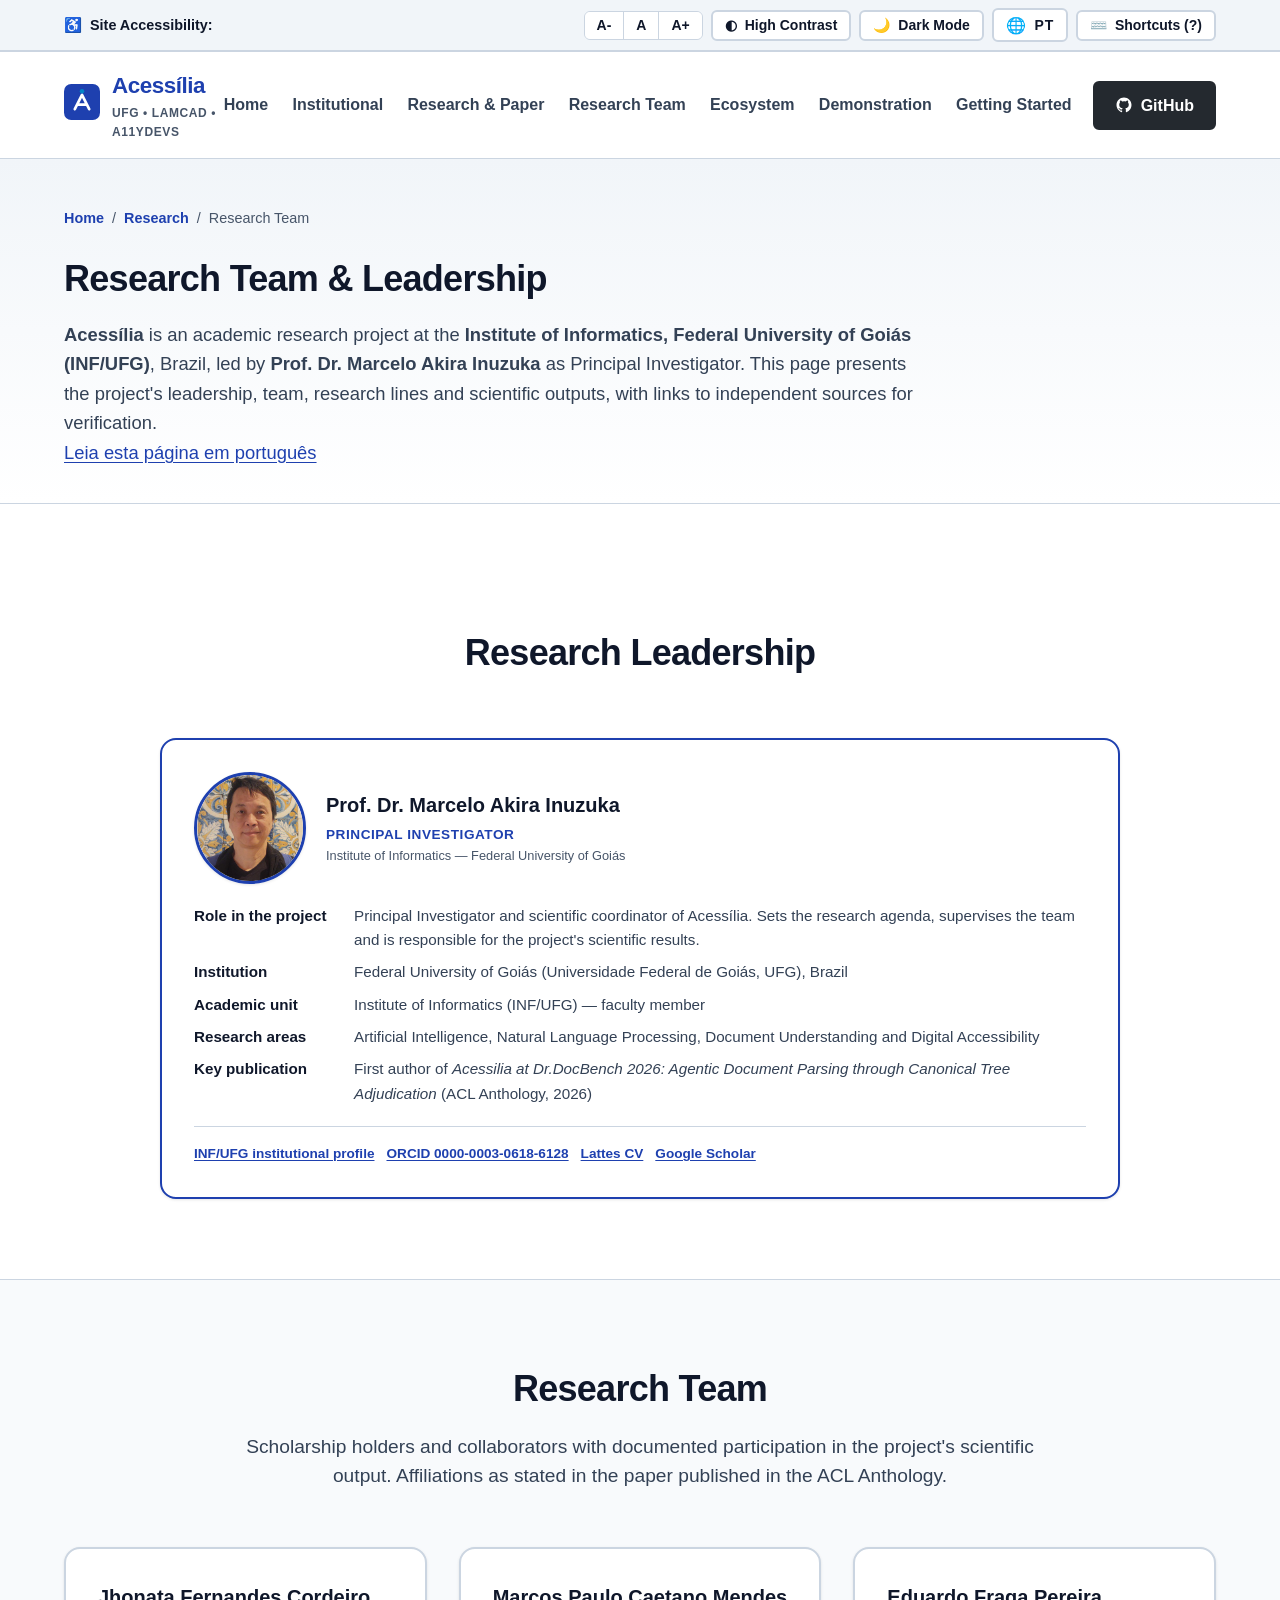
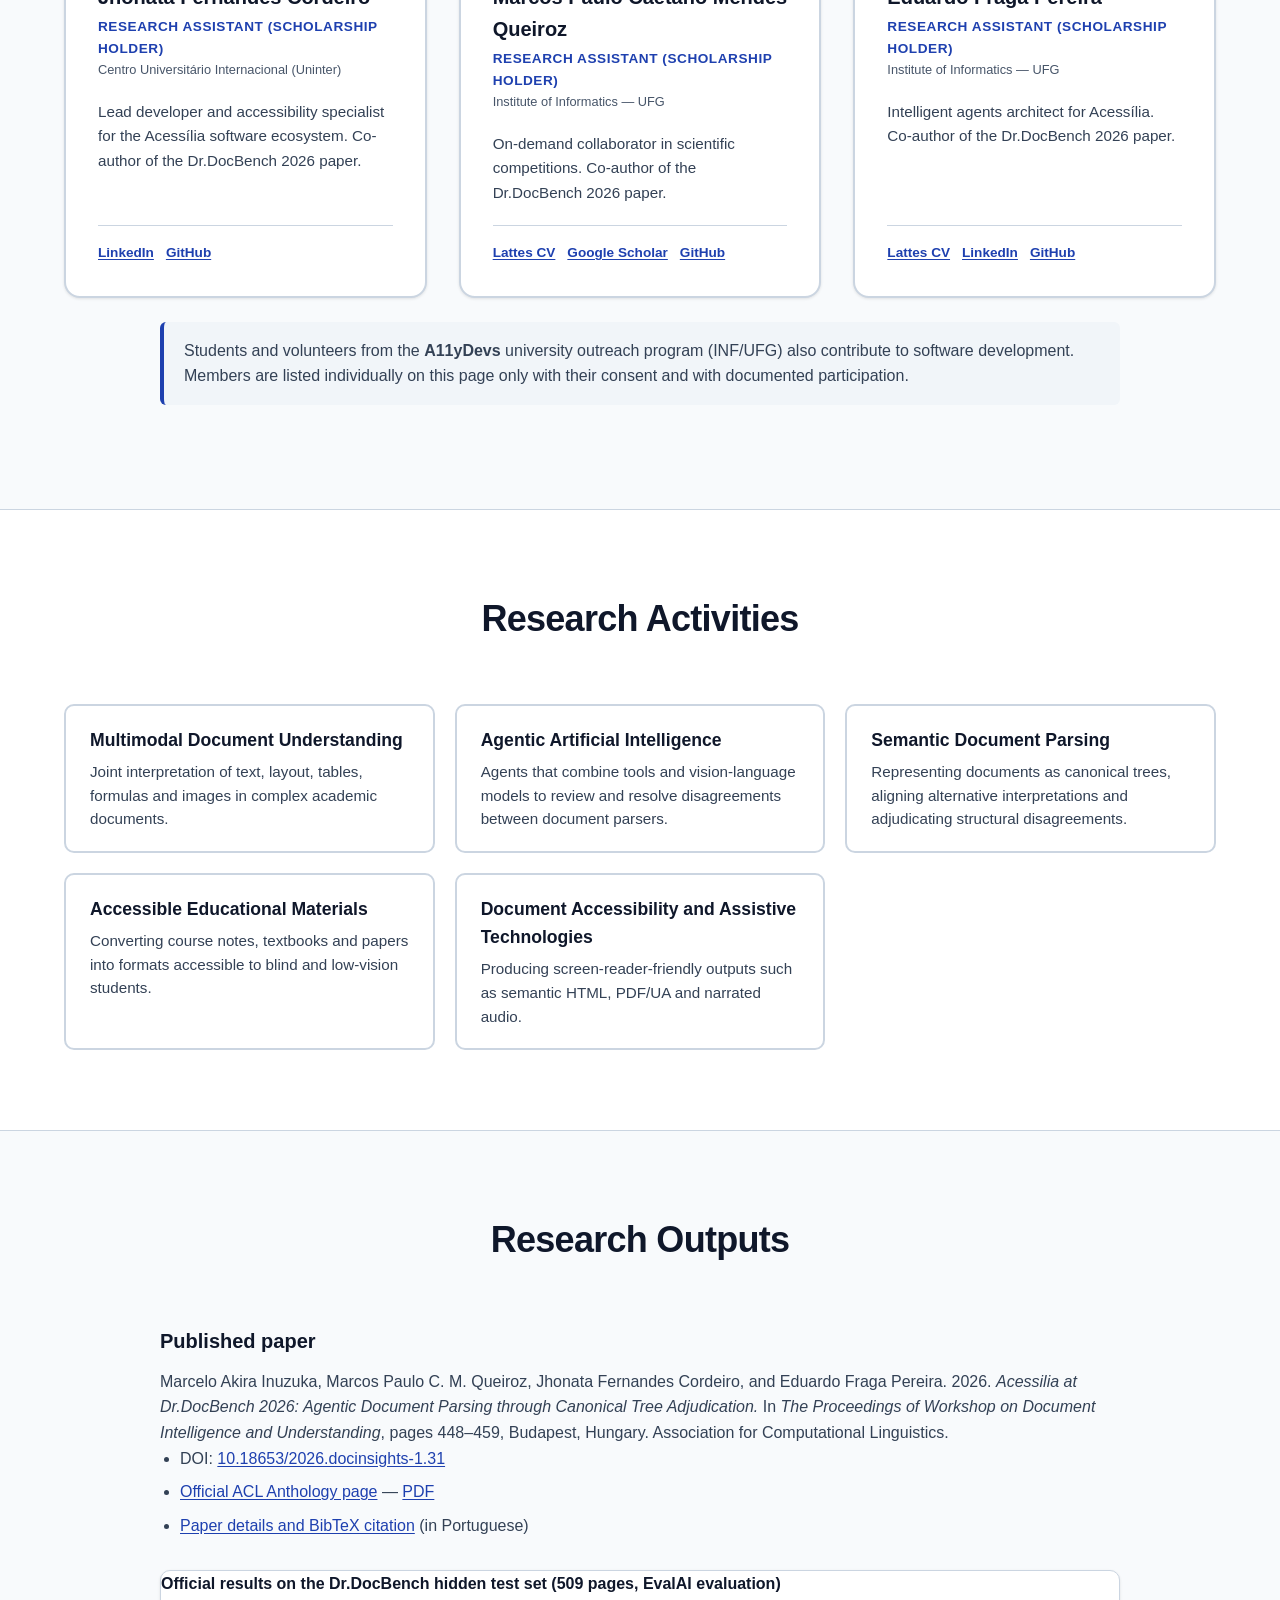
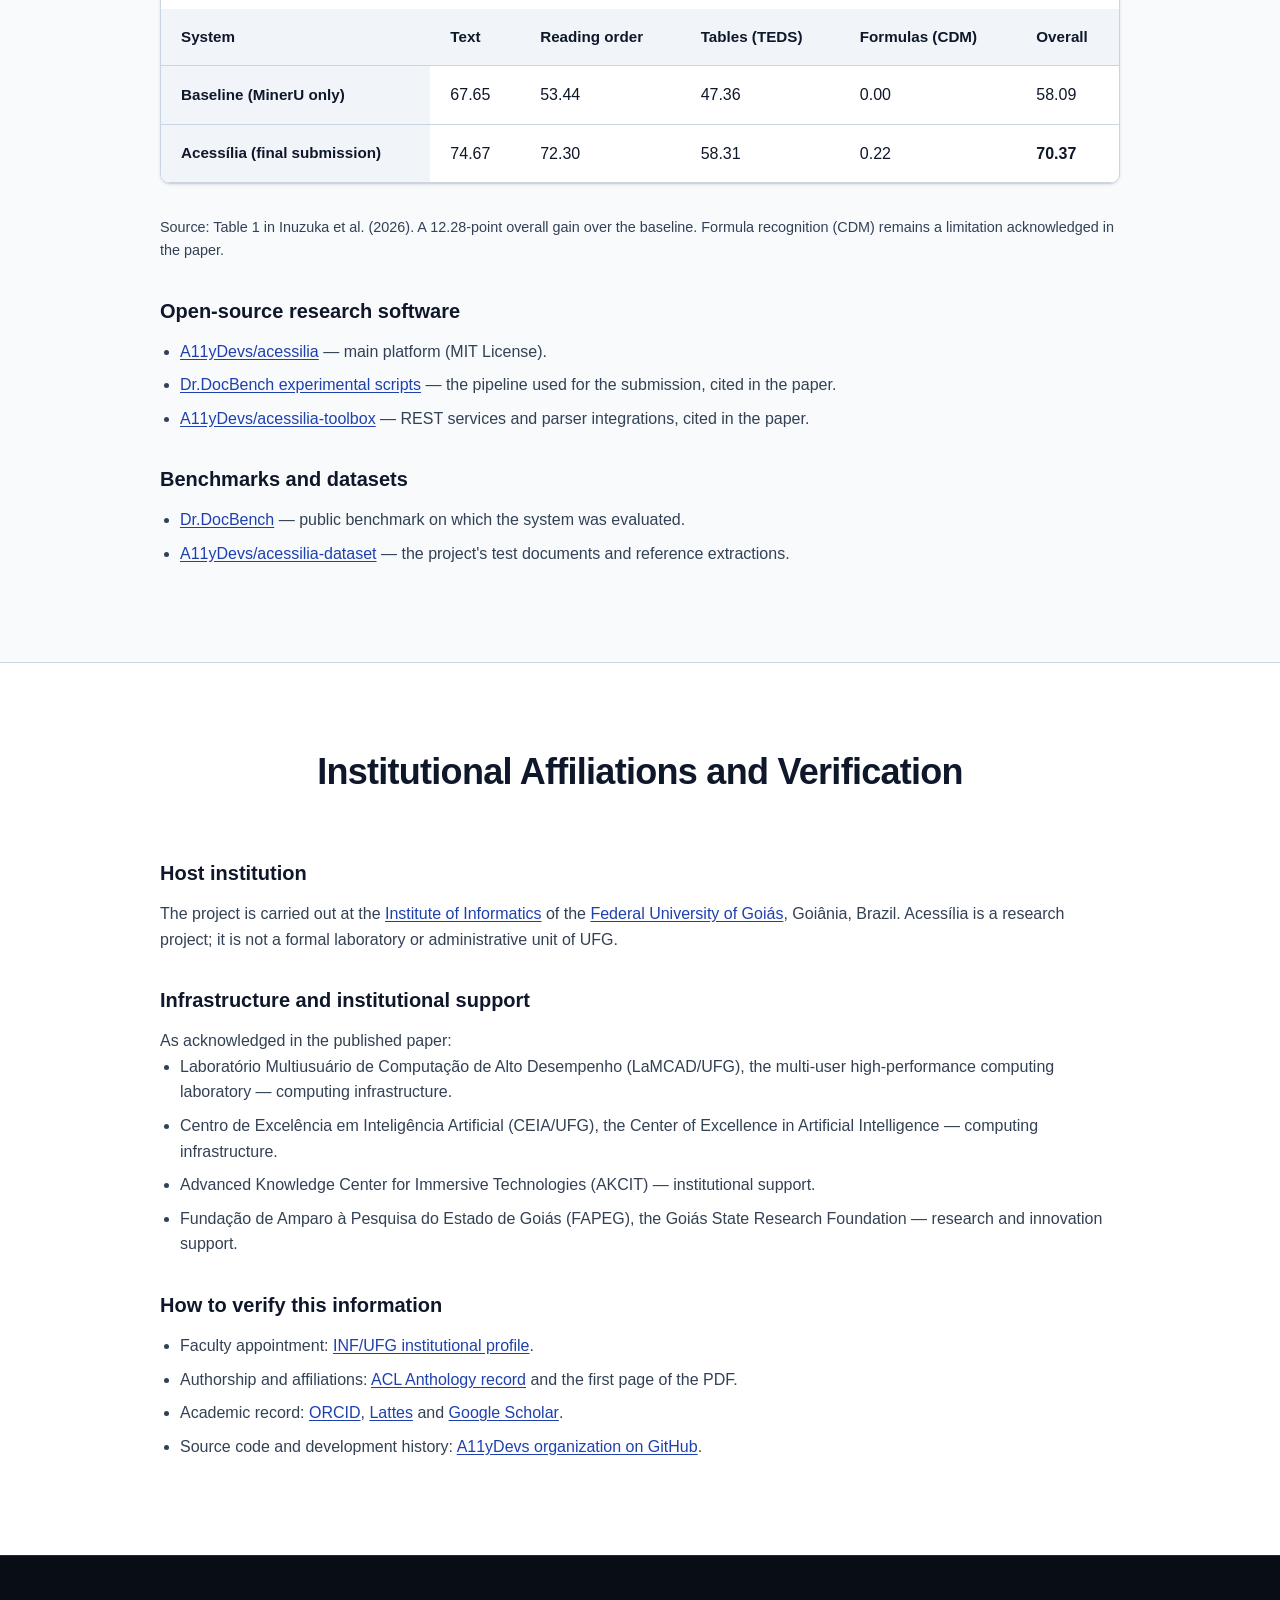
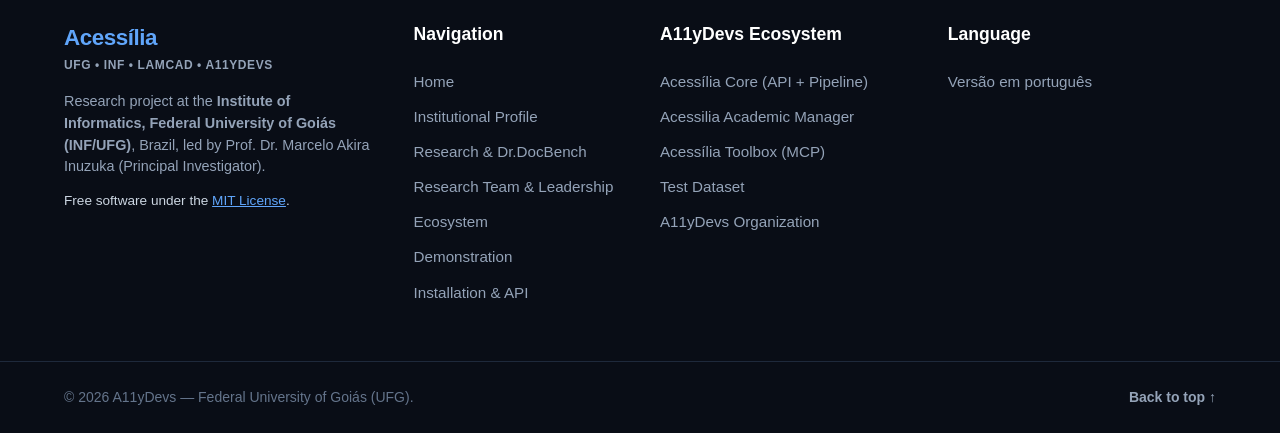
<file: team.html>
<!DOCTYPE html>
<html lang="en" data-theme="system" data-contrast="normal" data-lang-alternate="equipe.html">
<head>
  <meta charset="UTF-8">
  <meta name="viewport" content="width=device-width, initial-scale=1.0">
  <title>Research Team & Leadership — Acessília | INF/UFG</title>
  <meta name="description" content="Principal Investigator, research team, research lines and scientific outputs of Acessília, a research project at the Institute of Informatics, Federal University of Goiás (INF/UFG), Brazil.">
  <meta name="author" content="A11yDevs">
  <meta name="theme-color" content="#1a365d">

  <!-- Canonical URL and language alternates -->
  <link rel="canonical" href="https://acessilia.org/team.html">
  <link rel="alternate" hreflang="pt-BR" href="https://acessilia.org/equipe.html">
  <link rel="alternate" hreflang="en" href="https://acessilia.org/team.html">
  <link rel="alternate" hreflang="x-default" href="https://acessilia.org/team.html">

  <!-- Open Graph -->
  <meta property="og:type" content="website">
  <meta property="og:url" content="https://acessilia.org/team.html">
  <meta property="og:title" content="Research Team & Leadership — Acessília">
  <meta property="og:description" content="Research project at INF/UFG led by Prof. Dr. Marcelo Akira Inuzuka (Principal Investigator).">
  <meta property="og:locale" content="en_US">
  <meta property="og:locale:alternate" content="pt_BR">

  <!-- Structured data (Schema.org) -->
  <script type="application/ld+json">
  {
    "@context": "https://schema.org",
    "@graph": [
      {
        "@type": "Person",
        "@id": "https://acessilia.org/team.html#marcelo-akira-inuzuka",
        "name": "Marcelo Akira Inuzuka",
        "honorificPrefix": "Prof. Dr.",
        "jobTitle": "Principal Investigator, Acessília",
        "affiliation": { "@id": "https://acessilia.org/team.html#inf-ufg" },
        "knowsAbout": ["Artificial Intelligence", "Natural Language Processing", "Document Understanding", "Digital Accessibility"],
        "url": "https://inf.ufg.br/p/47459-marcelo-akira-inuzuka",
        "image": "https://acessilia.org/assets/img/marcelo-akira-inuzuka.jpg",
        "sameAs": [
          "https://orcid.org/0000-0003-0618-6128",
          "http://lattes.cnpq.br/0701953063536783",
          "https://scholar.google.com/citations?user=n4IMQlEAAAAJ",
          "https://inf.ufg.br/p/47459-marcelo-akira-inuzuka"
        ]
      },
      {
        "@type": "CollegeOrUniversity",
        "@id": "https://acessilia.org/team.html#ufg",
        "name": "Universidade Federal de Goiás",
        "alternateName": ["UFG", "Federal University of Goiás"],
        "url": "https://www.ufg.br"
      },
      {
        "@type": "Organization",
        "@id": "https://acessilia.org/team.html#inf-ufg",
        "name": "Instituto de Informática da Universidade Federal de Goiás",
        "alternateName": ["INF/UFG", "Institute of Informatics, Federal University of Goiás"],
        "url": "https://inf.ufg.br",
        "parentOrganization": { "@id": "https://acessilia.org/team.html#ufg" }
      },
      {
        "@type": "ResearchProject",
        "@id": "https://acessilia.org/team.html#acessilia",
        "name": "Acessília",
        "url": "https://acessilia.org/",
        "description": "Research project on multimodal document understanding and digital accessibility at the Institute of Informatics, Federal University of Goiás.",
        "parentOrganization": { "@id": "https://acessilia.org/team.html#inf-ufg" },
        "founder": { "@id": "https://acessilia.org/team.html#marcelo-akira-inuzuka" },
        "sameAs": ["https://github.com/A11yDevs/acessilia"]
      },
      {
        "@type": "ScholarlyArticle",
        "@id": "https://doi.org/10.18653/2026.docinsights-1.31",
        "headline": "Acessilia at Dr.DocBench 2026: Agentic Document Parsing through Canonical Tree Adjudication",
        "author": [
          { "@id": "https://acessilia.org/team.html#marcelo-akira-inuzuka" },
          { "@type": "Person", "name": "Marcos Paulo Caetano Mendes Queiroz", "sameAs": ["http://lattes.cnpq.br/3303681098053441", "https://scholar.google.com/citations?user=_5QnXxEAAAAJ", "https://github.com/marcospaulo429"] },
          { "@type": "Person", "name": "Jhonata Fernandes Cordeiro", "sameAs": ["https://www.linkedin.com/in/jhonata-fernandes-cordeiro-a887bb293/", "https://github.com/jhonata192"] },
          { "@type": "Person", "name": "Eduardo Fraga Pereira", "sameAs": ["http://lattes.cnpq.br/4760430087617915", "https://www.linkedin.com/in/eduardofragapereira/", "https://github.com/fragaeduardo"] }
        ],
        "datePublished": "2026-10",
        "isPartOf": { "@type": "Book", "name": "The Proceedings of Workshop on Document Intelligence and Understanding", "isbn": "979-8-89176-477-4" },
        "publisher": { "@type": "Organization", "name": "Association for Computational Linguistics" },
        "pagination": "448-459",
        "url": "https://aclanthology.org/2026.docinsights-1.31/",
        "sameAs": "https://doi.org/10.18653/2026.docinsights-1.31"
      }
    ]
  }
  </script>

  <!-- Styles -->
  <link rel="stylesheet" href="assets/css/style.css">
  <link rel="icon" href="data:image/svg+xml,<svg xmlns=%22http://www.w3.org/2000/svg%22 viewBox=%220 0 100 100%22><text y=%22.9em%22 font-size=%2290%22>♿</text></svg>">
</head>
<body>

  <!-- Skip links -->
  <nav class="skip-links" aria-label="Quick navigation shortcuts">
    <a href="#main-content" class="skip-link">Skip to main content</a>
    <a href="#accessibility-toolbar" class="skip-link">Skip to accessibility toolbar</a>
    <a href="#primary-nav" class="skip-link">Skip to navigation menu</a>
  </nav>

  <!-- Live region for accessibility announcements -->
  <div id="a11y-announcer" class="sr-only" aria-live="polite" aria-atomic="true"></div>

  <!-- Accessibility toolbar -->
  <section id="accessibility-toolbar" class="a11y-toolbar" aria-label="Accessibility tools">
    <div class="container a11y-toolbar__inner">
      <span class="a11y-toolbar__title">
        <span class="icon-a11y" aria-hidden="true">♿</span>
        <strong>Site Accessibility:</strong>
      </span>

      <div class="a11y-toolbar__actions">
        <div class="btn-group" role="group" aria-label="Adjust text size">
          <button type="button" id="btn-font-decrease" class="btn btn-sm" aria-label="Decrease font size (A minus)">
            <span aria-hidden="true">A-</span>
          </button>
          <button type="button" id="btn-font-reset" class="btn btn-sm" aria-label="Reset font size (A normal)">
            <span aria-hidden="true">A</span>
          </button>
          <button type="button" id="btn-font-increase" class="btn btn-sm" aria-label="Increase font size (A plus)">
            <span aria-hidden="true">A+</span>
          </button>
        </div>

        <button type="button" id="btn-toggle-contrast" class="btn btn-sm" aria-pressed="false" accesskey="c">
          <span class="icon" aria-hidden="true">◐</span>
          <span>High Contrast</span>
        </button>

        <button type="button" id="btn-toggle-theme" class="btn btn-sm" aria-label="Toggle color theme" accesskey="t">
          <span id="theme-icon" class="icon" aria-hidden="true">🌙</span>
          <span id="theme-label">Dark Mode</span>
        </button>

        <!-- Fixed-language page: this button opens the Portuguese version (equipe.html) -->
        <button type="button" id="btn-toggle-lang" class="btn btn-sm btn-lang" aria-label="Ver esta página em português / View this page in Portuguese" accesskey="l">
          <span class="icon lang-flag" aria-hidden="true">🌐</span>
          <span id="lang-current-label" lang="pt-BR">PT</span>
        </button>

        <button type="button" id="btn-open-shortcuts" class="btn btn-sm" aria-label="View keyboard shortcuts (press question mark)">
          <span class="icon" aria-hidden="true">⌨️</span>
          <span>Shortcuts (?)</span>
        </button>
      </div>
    </div>
  </section>

  <!-- Site header -->
  <header class="site-header">
    <div class="container site-header__inner">
      <div class="site-header__brand">
        <a href="index.html" class="brand-link" aria-label="Acessília - Home page">
          <div class="brand-logo" aria-hidden="true">
            <svg width="36" height="36" viewBox="0 0 40 40" fill="none" xmlns="http://www.w3.org/2000/svg">
              <rect width="40" height="40" rx="8" fill="var(--color-primary)"/>
              <path d="M12 28L20 12L28 28M15 23H25" stroke="#FFFFFF" stroke-width="3" stroke-linecap="round" stroke-linejoin="round"/>
              <circle cx="20" cy="8" r="2.5" fill="var(--color-accent)"/>
            </svg>
          </div>
          <div class="brand-text">
            <span class="brand-name">Acessília</span>
            <span class="brand-tagline">UFG • LaMCAD • A11yDevs</span>
          </div>
        </a>
      </div>

      <nav id="primary-nav" class="site-nav" aria-label="Main navigation">
        <button type="button" class="nav-toggle" id="btn-nav-toggle" aria-expanded="false" aria-controls="nav-menu" aria-label="Open navigation menu">
          <span class="nav-toggle__bar" aria-hidden="true"></span>
          <span class="nav-toggle__bar" aria-hidden="true"></span>
          <span class="nav-toggle__bar" aria-hidden="true"></span>
        </button>

        <ul id="nav-menu" class="nav-list">
          <li><a href="index.html" class="nav-link">Home</a></li>
          <li><a href="institucional.html" class="nav-link">Institutional</a></li>
          <li><a href="pesquisa.html" class="nav-link">Research & Paper</a></li>
          <li><a href="team.html" class="nav-link" aria-current="page">Research Team</a></li>
          <li><a href="ecossistema.html" class="nav-link">Ecosystem</a></li>
          <li><a href="demonstracao.html" class="nav-link">Demonstration</a></li>
          <li><a href="como-usar.html" class="nav-link">Getting Started</a></li>
          <li>
            <a href="https://github.com/A11yDevs/acessilia" class="btn btn-primary btn-github" target="_blank" rel="noopener noreferrer">
              <svg class="icon-github" width="18" height="18" viewBox="0 0 24 24" fill="currentColor" aria-hidden="true">
                <path fill-rule="evenodd" clip-rule="evenodd" d="M12 2C6.477 2 2 6.484 2 12.017c0 4.425 2.865 8.18 6.839 9.504.5.092.682-.217.682-.483 0-.237-.008-.868-.013-1.703-2.782.605-3.369-1.343-3.369-1.343-.454-1.158-1.11-1.466-1.11-1.466-.908-.62.069-.608.069-.608 1.003.07 1.53 1.032 1.53 1.032.892 1.53 2.341 1.088 2.91.832.092-.647.35-1.088.636-1.338-2.22-.253-4.555-1.113-4.555-4.951 0-1.093.39-1.988 1.029-2.688-.103-.253-.446-1.272.098-2.65 0 0 .84-.27 2.75 1.026A9.564 9.564 0 0112 6.844c.85.004 1.705.115 2.504.337 1.909-1.296 2.747-1.027 2.747-1.027.546 1.379.202 2.398.1 2.651.64.7 1.028 1.595 1.028 2.688 0 3.848-2.339 4.695-4.566 4.943.359.309.678.92.678 1.855 0 1.338-.012 2.419-.012 2.747 0 .268.18.58.688.482A10.019 10.019 0 0022 12.017C22 6.484 17.522 2 12 2z"/>
              </svg>
              <span>GitHub</span>
              <span class="sr-only">(opens in a new window)</span>
            </a>
          </li>
        </ul>
      </nav>
    </div>
  </header>

  <!-- Main content -->
  <main id="main-content" tabindex="-1">

    <header class="page-header">
      <div class="container">
        <nav class="breadcrumb" aria-label="Breadcrumb">
          <a href="index.html">Home</a>
          <span class="breadcrumb-sep" aria-hidden="true">/</span>
          <a href="pesquisa.html">Research</a>
          <span class="breadcrumb-sep" aria-hidden="true">/</span>
          <span aria-current="page">Research Team</span>
        </nav>
        <h1 class="page-title">Research Team & Leadership</h1>
        <p class="page-lead">
          <strong>Acessília</strong> is an academic research project at the <strong>Institute of Informatics, Federal University of Goiás (INF/UFG)</strong>, Brazil, led by <strong>Prof. Dr. Marcelo Akira Inuzuka</strong> as Principal Investigator. This page presents the project's leadership, team, research lines and scientific outputs, with links to independent sources for verification.
        </p>
        <p class="page-lead">
          <a href="equipe.html" hreflang="pt-BR" lang="pt-BR">Leia esta página em português</a>
        </p>
      </div>
    </header>

    <!-- Research Leadership -->
    <section class="section" aria-labelledby="leadership-title">
      <div class="container">
        <div class="section-header">
          <h2 id="leadership-title" class="section-title">Research Leadership</h2>
        </div>

        <article class="team-card team-card--lead" aria-labelledby="pi-name">
          <div class="team-card__top">
            <img class="team-photo" src="assets/img/marcelo-akira-inuzuka.jpg" alt="" width="112" height="112" decoding="async">
            <div class="team-info">
              <h3 id="pi-name" class="team-name">Prof. Dr. Marcelo Akira Inuzuka</h3>
              <span class="team-role">Principal Investigator</span>
              <span class="team-institution">Institute of Informatics — Federal University of Goiás</span>
            </div>
          </div>

          <dl class="team-facts">
            <dt>Role in the project</dt>
            <dd>Principal Investigator and scientific coordinator of Acessília. Sets the research agenda, supervises the team and is responsible for the project's scientific results.</dd>
            <dt>Institution</dt>
            <dd>Federal University of Goiás (<span lang="pt-BR">Universidade Federal de Goiás</span>, UFG), Brazil</dd>
            <dt>Academic unit</dt>
            <dd>Institute of Informatics (INF/UFG) — faculty member</dd>
            <dt>Research areas</dt>
            <dd>Artificial Intelligence, Natural Language Processing, Document Understanding and Digital Accessibility</dd>
            <dt>Key publication</dt>
            <dd>First author of <cite>Acessilia at Dr.DocBench 2026: Agentic Document Parsing through Canonical Tree Adjudication</cite> (ACL Anthology, 2026)</dd>
          </dl>

          <div class="team-links" role="group" aria-label="Academic and institutional profiles">
            <a href="https://inf.ufg.br/p/47459-marcelo-akira-inuzuka" class="team-link" target="_blank" rel="noopener noreferrer">INF/UFG institutional profile<span class="sr-only"> (opens in a new window)</span></a>
            <a href="https://orcid.org/0000-0003-0618-6128" class="team-link" target="_blank" rel="noopener noreferrer">ORCID 0000-0003-0618-6128<span class="sr-only"> (opens in a new window)</span></a>
            <a href="http://lattes.cnpq.br/0701953063536783" class="team-link" target="_blank" rel="noopener noreferrer">Lattes CV<span class="sr-only"> (opens in a new window)</span></a>
            <a href="https://scholar.google.com/citations?user=n4IMQlEAAAAJ" class="team-link" target="_blank" rel="noopener noreferrer">Google Scholar<span class="sr-only"> (opens in a new window)</span></a>
          </div>
        </article>
      </div>
    </section>

    <!-- Research Team -->
    <section class="section section--alt" aria-labelledby="team-title">
      <div class="container">
        <div class="section-header">
          <h2 id="team-title" class="section-title">Research Team</h2>
          <p class="section-subtitle">
            Scholarship holders and collaborators with documented participation in the project's scientific output. Affiliations as stated in the paper published in the ACL Anthology.
          </p>
        </div>

        <div class="team-grid">
          <article class="team-card" aria-labelledby="member-jhonata">
            <div class="team-card__top">
              <div class="team-info">
                <h3 id="member-jhonata" class="team-name">Jhonata Fernandes Cordeiro</h3>
                <span class="team-role">Research assistant (scholarship holder)</span>
                <span class="team-institution" lang="pt-BR">Centro Universitário Internacional (Uninter)</span>
              </div>
            </div>
            <p class="team-bio">
              Lead developer and accessibility specialist for the Acessília software ecosystem. Co-author of the Dr.DocBench 2026 paper.
            </p>
            <div class="team-links">
              <a href="https://www.linkedin.com/in/jhonata-fernandes-cordeiro-a887bb293/" class="team-link" target="_blank" rel="noopener noreferrer">LinkedIn<span class="sr-only"> (opens in a new window)</span></a>
              <a href="https://github.com/jhonata192" class="team-link" target="_blank" rel="noopener noreferrer">GitHub<span class="sr-only"> (opens in a new window)</span></a>
            </div>
          </article>

          <article class="team-card" aria-labelledby="member-marcos">
            <div class="team-card__top">
              <div class="team-info">
                <h3 id="member-marcos" class="team-name">Marcos Paulo Caetano Mendes Queiroz</h3>
                <span class="team-role">Research assistant (scholarship holder)</span>
                <span class="team-institution">Institute of Informatics — UFG</span>
              </div>
            </div>
            <p class="team-bio">
              On-demand collaborator in scientific competitions. Co-author of the Dr.DocBench 2026 paper.
            </p>
            <div class="team-links">
              <a href="http://lattes.cnpq.br/3303681098053441" class="team-link" target="_blank" rel="noopener noreferrer">Lattes CV<span class="sr-only"> (opens in a new window)</span></a>
              <a href="https://scholar.google.com/citations?user=_5QnXxEAAAAJ" class="team-link" target="_blank" rel="noopener noreferrer">Google Scholar<span class="sr-only"> (opens in a new window)</span></a>
              <a href="https://github.com/marcospaulo429" class="team-link" target="_blank" rel="noopener noreferrer">GitHub<span class="sr-only"> (opens in a new window)</span></a>
            </div>
          </article>

          <article class="team-card" aria-labelledby="member-eduardo">
            <div class="team-card__top">
              <div class="team-info">
                <h3 id="member-eduardo" class="team-name">Eduardo Fraga Pereira</h3>
                <span class="team-role">Research assistant (scholarship holder)</span>
                <span class="team-institution">Institute of Informatics — UFG</span>
              </div>
            </div>
            <p class="team-bio">
              Intelligent agents architect for Acessília. Co-author of the Dr.DocBench 2026 paper.
            </p>
            <div class="team-links">
              <a href="http://lattes.cnpq.br/4760430087617915" class="team-link" target="_blank" rel="noopener noreferrer">Lattes CV<span class="sr-only"> (opens in a new window)</span></a>
              <a href="https://www.linkedin.com/in/eduardofragapereira/" class="team-link" target="_blank" rel="noopener noreferrer">LinkedIn<span class="sr-only"> (opens in a new window)</span></a>
              <a href="https://github.com/fragaeduardo" class="team-link" target="_blank" rel="noopener noreferrer">GitHub<span class="sr-only"> (opens in a new window)</span></a>
            </div>
          </article>
        </div>

        <div class="content-narrow">
          <div class="notice-box">
            <p>
              Students and volunteers from the <strong>A11yDevs</strong> university outreach program (INF/UFG) also contribute to software development. Members are listed individually on this page only with their consent and with documented participation.
            </p>
          </div>
        </div>
      </div>
    </section>

    <!-- Research Activities -->
    <section class="section" aria-labelledby="lines-title">
      <div class="container">
        <div class="section-header">
          <h2 id="lines-title" class="section-title">Research Activities</h2>
        </div>

        <ul class="research-lines">
          <li>
            <h3>Multimodal Document Understanding</h3>
            <p>Joint interpretation of text, layout, tables, formulas and images in complex academic documents.</p>
          </li>
          <li>
            <h3>Agentic Artificial Intelligence</h3>
            <p>Agents that combine tools and vision-language models to review and resolve disagreements between document parsers.</p>
          </li>
          <li>
            <h3>Semantic Document Parsing</h3>
            <p>Representing documents as canonical trees, aligning alternative interpretations and adjudicating structural disagreements.</p>
          </li>
          <li>
            <h3>Accessible Educational Materials</h3>
            <p>Converting course notes, textbooks and papers into formats accessible to blind and low-vision students.</p>
          </li>
          <li>
            <h3>Document Accessibility and Assistive Technologies</h3>
            <p>Producing screen-reader-friendly outputs such as semantic HTML, PDF/UA and narrated audio.</p>
          </li>
        </ul>
      </div>
    </section>

    <!-- Research Outputs -->
    <section class="section section--alt" aria-labelledby="outputs-title">
      <div class="container">
        <div class="section-header">
          <h2 id="outputs-title" class="section-title">Research Outputs</h2>
        </div>

        <div class="content-narrow">
          <h3>Published paper</h3>
          <p>
            Marcelo Akira Inuzuka, Marcos Paulo C. M. Queiroz, Jhonata Fernandes Cordeiro, and Eduardo Fraga Pereira. 2026.
            <cite>Acessilia at Dr.DocBench 2026: Agentic Document Parsing through Canonical Tree Adjudication.</cite>
            In <em>The Proceedings of Workshop on Document Intelligence and Understanding</em>, pages 448–459, Budapest, Hungary. Association for Computational Linguistics.
          </p>
          <ul>
            <li>DOI: <a href="https://doi.org/10.18653/2026.docinsights-1.31" target="_blank" rel="noopener noreferrer">10.18653/2026.docinsights-1.31<span class="sr-only"> (opens in a new window)</span></a></li>
            <li><a href="https://aclanthology.org/2026.docinsights-1.31/" target="_blank" rel="noopener noreferrer">Official ACL Anthology page<span class="sr-only"> (opens in a new window)</span></a> — <a href="https://aclanthology.org/2026.docinsights-1.31.pdf" target="_blank" rel="noopener noreferrer">PDF<span class="sr-only"> of the paper (opens in a new window)</span></a></li>
            <li><a href="pesquisa.html" hreflang="pt-BR">Paper details and BibTeX citation</a> (in Portuguese)</li>
          </ul>

          <div class="table-responsive" tabindex="0" role="region" aria-labelledby="results-caption">
            <table class="table-accessible">
              <caption id="results-caption" class="table-caption-visible">Official results on the Dr.DocBench hidden test set (509 pages, EvalAI evaluation)</caption>
              <thead>
                <tr>
                  <th scope="col">System</th>
                  <th scope="col">Text</th>
                  <th scope="col">Reading order</th>
                  <th scope="col">Tables (TEDS)</th>
                  <th scope="col">Formulas (CDM)</th>
                  <th scope="col">Overall</th>
                </tr>
              </thead>
              <tbody>
                <tr>
                  <th scope="row">Baseline (MinerU only)</th>
                  <td>67.65</td>
                  <td>53.44</td>
                  <td>47.36</td>
                  <td>0.00</td>
                  <td>58.09</td>
                </tr>
                <tr>
                  <th scope="row">Acessília (final submission)</th>
                  <td>74.67</td>
                  <td>72.30</td>
                  <td>58.31</td>
                  <td>0.22</td>
                  <td><strong>70.37</strong></td>
                </tr>
              </tbody>
            </table>
          </div>
          <p class="source-note">
            Source: Table 1 in Inuzuka et al. (2026). A 12.28-point overall gain over the baseline. Formula recognition (CDM) remains a limitation acknowledged in the paper.
          </p>

          <h3>Open-source research software</h3>
          <ul>
            <li><a href="https://github.com/A11yDevs/acessilia" target="_blank" rel="noopener noreferrer">A11yDevs/acessilia<span class="sr-only"> (opens in a new window)</span></a> — main platform (MIT License).</li>
            <li><a href="https://github.com/A11yDevs/acessilia/tree/develop/scripts/drbench" target="_blank" rel="noopener noreferrer">Dr.DocBench experimental scripts<span class="sr-only"> (opens in a new window)</span></a> — the pipeline used for the submission, cited in the paper.</li>
            <li><a href="https://github.com/A11yDevs/acessilia-toolbox" target="_blank" rel="noopener noreferrer">A11yDevs/acessilia-toolbox<span class="sr-only"> (opens in a new window)</span></a> — REST services and parser integrations, cited in the paper.</li>
          </ul>

          <h3>Benchmarks and datasets</h3>
          <ul>
            <li><a href="https://github.com/2077AI/DrDocBench" target="_blank" rel="noopener noreferrer">Dr.DocBench<span class="sr-only"> (opens in a new window)</span></a> — public benchmark on which the system was evaluated.</li>
            <li><a href="https://github.com/A11yDevs/acessilia-dataset" target="_blank" rel="noopener noreferrer">A11yDevs/acessilia-dataset<span class="sr-only"> (opens in a new window)</span></a> — the project's test documents and reference extractions.</li>
          </ul>
        </div>
      </div>
    </section>

    <!-- Institutional Affiliations and Verification -->
    <section class="section" aria-labelledby="affiliations-title">
      <div class="container">
        <div class="section-header">
          <h2 id="affiliations-title" class="section-title">Institutional Affiliations and Verification</h2>
        </div>

        <div class="content-narrow">
          <h3>Host institution</h3>
          <p>
            The project is carried out at the <a href="https://inf.ufg.br" target="_blank" rel="noopener noreferrer">Institute of Informatics<span class="sr-only"> (opens in a new window)</span></a> of the <a href="https://www.ufg.br" target="_blank" rel="noopener noreferrer">Federal University of Goiás<span class="sr-only"> (opens in a new window)</span></a>, Goiânia, Brazil. Acessília is a research project; it is not a formal laboratory or administrative unit of UFG.
          </p>

          <h3>Infrastructure and institutional support</h3>
          <p>As acknowledged in the published paper:</p>
          <ul>
            <li><span lang="pt-BR">Laboratório Multiusuário de Computação de Alto Desempenho</span> (LaMCAD/UFG), the multi-user high-performance computing laboratory — computing infrastructure.</li>
            <li><span lang="pt-BR">Centro de Excelência em Inteligência Artificial</span> (CEIA/UFG), the Center of Excellence in Artificial Intelligence — computing infrastructure.</li>
            <li>Advanced Knowledge Center for Immersive Technologies (AKCIT) — institutional support.</li>
            <li><span lang="pt-BR">Fundação de Amparo à Pesquisa do Estado de Goiás</span> (FAPEG), the Goiás State Research Foundation — research and innovation support.</li>
          </ul>

          <h3>How to verify this information</h3>
          <ul>
            <li>Faculty appointment: <a href="https://inf.ufg.br/p/47459-marcelo-akira-inuzuka" target="_blank" rel="noopener noreferrer">INF/UFG institutional profile<span class="sr-only"> (opens in a new window)</span></a>.</li>
            <li>Authorship and affiliations: <a href="https://aclanthology.org/2026.docinsights-1.31/" target="_blank" rel="noopener noreferrer">ACL Anthology record<span class="sr-only"> (opens in a new window)</span></a> and the first page of the PDF.</li>
            <li>Academic record: <a href="https://orcid.org/0000-0003-0618-6128" target="_blank" rel="noopener noreferrer">ORCID<span class="sr-only"> (opens in a new window)</span></a>, <a href="http://lattes.cnpq.br/0701953063536783" target="_blank" rel="noopener noreferrer">Lattes<span class="sr-only"> (opens in a new window)</span></a> and <a href="https://scholar.google.com/citations?user=n4IMQlEAAAAJ" target="_blank" rel="noopener noreferrer">Google Scholar<span class="sr-only"> (opens in a new window)</span></a>.</li>
            <li>Source code and development history: <a href="https://github.com/A11yDevs" target="_blank" rel="noopener noreferrer">A11yDevs organization on GitHub<span class="sr-only"> (opens in a new window)</span></a>.</li>
          </ul>
        </div>
      </div>
    </section>

  </main>

  <!-- Footer -->
  <footer class="site-footer" role="contentinfo">
    <div class="container site-footer__inner">
      <div class="footer-col footer-col--brand">
        <div class="brand-text">
          <span class="brand-name">Acessília</span>
          <span class="brand-tagline">UFG • INF • LaMCAD • A11yDevs</span>
        </div>
        <p class="footer-desc">
          Research project at the <strong>Institute of Informatics, Federal University of Goiás (INF/UFG)</strong>, Brazil, led by Prof. Dr. Marcelo Akira Inuzuka (Principal Investigator).
        </p>
        <p class="footer-license">
          Free software under the <a href="https://github.com/A11yDevs/acessilia" target="_blank" rel="noopener noreferrer">MIT License</a>.
        </p>
      </div>

      <div class="footer-col">
        <h2 class="footer-heading">Navigation</h2>
        <ul class="footer-links">
          <li><a href="index.html">Home</a></li>
          <li><a href="institucional.html">Institutional Profile</a></li>
          <li><a href="pesquisa.html">Research & Dr.DocBench</a></li>
          <li><a href="team.html">Research Team & Leadership</a></li>
          <li><a href="ecossistema.html">Ecosystem</a></li>
          <li><a href="demonstracao.html">Demonstration</a></li>
          <li><a href="como-usar.html">Installation & API</a></li>
        </ul>
      </div>

      <div class="footer-col">
        <h2 class="footer-heading">A11yDevs Ecosystem</h2>
        <ul class="footer-links">
          <li><a href="https://github.com/A11yDevs/acessilia" target="_blank" rel="noopener noreferrer">Acessília Core (API + Pipeline)</a></li>
          <li><a href="https://github.com/A11yDevs/acessilia-ufg" target="_blank" rel="noopener noreferrer">Acessilia Academic Manager</a></li>
          <li><a href="https://github.com/A11yDevs/acessilia-toolbox" target="_blank" rel="noopener noreferrer">Acessília Toolbox (MCP)</a></li>
          <li><a href="https://github.com/A11yDevs/acessilia-dataset" target="_blank" rel="noopener noreferrer">Test Dataset</a></li>
          <li><a href="https://github.com/A11yDevs" target="_blank" rel="noopener noreferrer">A11yDevs Organization</a></li>
        </ul>
      </div>

      <div class="footer-col">
        <h2 class="footer-heading">Language</h2>
        <ul class="footer-links">
          <li><a href="equipe.html" hreflang="pt-BR" lang="pt-BR">Versão em português</a></li>
        </ul>
      </div>
    </div>

    <div class="site-footer__bottom">
      <div class="container footer-bottom__inner">
        <p>© 2026 A11yDevs — Federal University of Goiás (UFG).</p>
        <p><a href="#accessibility-toolbar" class="back-to-top">Back to top ↑</a></p>
      </div>
    </div>
  </footer>

  <!-- Keyboard shortcuts modal (<dialog>) -->
  <dialog id="modal-shortcuts" class="modal-a11y" aria-labelledby="modal-shortcuts-title">
    <div class="modal-inner">
      <div class="modal-header">
        <h2 id="modal-shortcuts-title" class="modal-title">
          <span aria-hidden="true">⌨️</span>
          <span>Global Keyboard Shortcuts</span>
        </h2>
        <button type="button" id="btn-close-shortcuts" class="btn-close-modal" aria-label="Close keyboard shortcuts window">✕</button>
      </div>

      <table class="shortcuts-table">
        <caption class="sr-only">Keyboard shortcuts and their actions on this page</caption>
        <thead>
          <tr>
            <th scope="col">Shortcut Key</th>
            <th scope="col">Action</th>
          </tr>
        </thead>
        <tbody>
          <tr><td><kbd>Alt</kbd> + <kbd>1</kbd></td><td>Skip to main content</td></tr>
          <tr><td><kbd>Alt</kbd> + <kbd>2</kbd></td><td>Skip to accessibility toolbar (font, colors, language)</td></tr>
          <tr><td><kbd>Alt</kbd> + <kbd>3</kbd></td><td>Skip to navigation menu</td></tr>
          <tr><td><kbd>Alt</kbd> + <kbd>C</kbd></td><td>Toggle high contrast mode</td></tr>
          <tr><td><kbd>Alt</kbd> + <kbd>T</kbd></td><td>Toggle color theme (light / dark)</td></tr>
          <tr><td><kbd>Alt</kbd> + <kbd>L</kbd></td><td>Open the Portuguese version of this page</td></tr>
          <tr><td><kbd>?</kbd> (Shift + /)</td><td>Open this keyboard shortcuts window</td></tr>
          <tr><td><kbd>Esc</kbd></td><td>Close open dialogs and menus</td></tr>
        </tbody>
      </table>

      <div style="text-align: right;">
        <button type="button" class="btn btn-outline btn-sm" onclick="document.getElementById('modal-shortcuts').close()">
          Close Window
        </button>
      </div>
    </div>
  </dialog>

  <script src="assets/js/main.js"></script>
</body>
</html>
</file>
<file: assets/css/style.css>
/* ==========================================================================
   Acessília — Estilos Acessíveis (WCAG 2.2 AAA & Modern CSS)
   ========================================================================== */

/* 1. Variáveis e Temas de Cores */
:root {
  --font-base: -apple-system, BlinkMacSystemFont, "Segoe UI", Roboto, Helvetica, Arial, sans-serif;
  --font-mono: SFMono-Regular, Menlo, Monaco, Consolas, "Liberation Mono", "Courier New", monospace;
  --font-scale: 1;

  /* Modo Claro Padrão (Alto Contraste WCAG AAA) */
  --bg-primary: #FFFFFF;
  --bg-secondary: #F8FAFC;
  --bg-alt: #F1F5F9;
  --bg-card: #FFFFFF;
  --bg-card-border: #CBD5E1;
  --text-primary: #0F172A;
  --text-secondary: #334155;
  --text-muted: #475569;

  --color-primary: #1E40AF;       /* Azul marinho profundo, excelente contraste sobre fundo claro */
  --color-primary-hover: #1E3A8A;
  --color-primary-text: #FFFFFF;

  --color-accent: #0284C7;
  --link-color: #1E40AF;          /* Links de texto: 8,7:1 sobre branco */
  --color-success: #15803D;
  --color-warning: #B45309;

  --focus-ring-color: #D97706;   /* Âmbar forte para anel de foco bem perceptível */
  --focus-ring-outline: #0F172A;

  --code-bg: #0F172A;
  --code-text: #F8FAFC;

  --radius-sm: 6px;
  --radius-md: 10px;
  --radius-lg: 16px;
  --shadow-sm: 0 1px 3px rgba(0, 0, 0, 0.1);
  --shadow-md: 0 4px 6px -1px rgba(0, 0, 0, 0.1), 0 2px 4px -2px rgba(0, 0, 0, 0.1);
  --shadow-lg: 0 10px 15px -3px rgba(0, 0, 0, 0.1);
}

/* Modo Escuro */
[data-theme="dark"] {
  --bg-primary: #090D16;
  --bg-secondary: #111827;
  --bg-alt: #1F2937;
  --bg-card: #141E33;
  --bg-card-border: #374151;
  --text-primary: #F9FAFB;
  --text-secondary: #E5E7EB;
  --text-muted: #9CA3AF;

  --color-primary: #3B82F6;
  --color-primary-hover: #60A5FA;
  --color-primary-text: #090D16;

  --color-accent: #38BDF8;
  --link-color: #60A5FA;          /* Links de texto no escuro: ≥ 5,7:1 sobre --bg-alt/--bg-card/--bg-primary */
  --color-success: #4ADE80;
  --color-warning: #FBBF24;

  --focus-ring-color: #FBBF24;
  --focus-ring-outline: #FFFFFF;

  --code-bg: #030712;
  --code-text: #F3F4F6;
}

/* Modo Alto Contraste (High Contrast Black & Yellow / White) */
[data-contrast="high"] {
  --bg-primary: #000000 !important;
  --bg-secondary: #000000 !important;
  --bg-alt: #0B0B0B !important;
  --bg-card: #000000 !important;
  --bg-card-border: #FFFF00 !important;
  --text-primary: #FFFFFF !important;
  --text-secondary: #FFFF00 !important;
  --text-muted: #FFFFFF !important;

  --color-primary: #FFFF00 !important;
  --color-primary-hover: #FFFFFF !important;
  --color-primary-text: #000000 !important;

  --color-accent: #00FFFF !important;
  --link-color: #FFFF00 !important;
  --focus-ring-color: #FFFF00 !important;
  --focus-ring-outline: #FFFFFF !important;

  --code-bg: #000000 !important;
  --code-text: #00FF66 !important;
  --shadow-sm: none !important;
  --shadow-md: none !important;
  --shadow-lg: none !important;
}

/* 2. Reset e Tipografia Base */
*, *::before, *::after {
  box-sizing: border-box;
  margin: 0;
  padding: 0;
}

html {
  font-family: var(--font-base);
  font-size: calc(16px * var(--font-scale));
  line-height: 1.6;
  color: var(--text-primary);
  background-color: var(--bg-primary);
  scroll-behavior: smooth;
  text-rendering: optimizeLegibility;
  -webkit-font-smoothing: antialiased;
}

/* Desativa animações caso o usuário prefira movimento reduzido */
@media (prefers-reduced-motion: reduce) {
  html {
    scroll-behavior: auto;
  }
  *, *::before, *::after {
    animation-duration: 0.01ms !important;
    animation-iteration-count: 1 !important;
    transition-duration: 0.01ms !important;
    scroll-behavior: auto !important;
  }
}

body {
  min-height: 100vh;
  display: flex;
  flex-direction: column;
}

/* 3. Indicadores de Foco (Acessibilidade Crucial) */
:focus-visible {
  outline: 3px solid var(--focus-ring-color) !important;
  outline-offset: 3px !important;
  box-shadow: 0 0 0 5px var(--focus-ring-outline) !important;
}

/* Utilitário para Leitores de Tela */
.sr-only {
  position: absolute !important;
  width: 1px !important;
  height: 1px !important;
  padding: 0 !important;
  margin: -1px !important;
  overflow: hidden !important;
  clip: rect(0, 0, 0, 0) !important;
  white-space: nowrap !important;
  border: 0 !important;
}

/* Skip Links */
.skip-links {
  position: relative;
  z-index: 9999;
}

.skip-link {
  position: absolute;
  top: -100px;
  left: 1rem;
  background: var(--color-primary);
  color: var(--color-primary-text);
  padding: 0.75rem 1.25rem;
  font-weight: 700;
  text-decoration: none;
  border-radius: var(--radius-sm);
  box-shadow: var(--shadow-lg);
  transition: top 0.2s ease;
}

.skip-link:focus {
  top: 1rem;
}

/* Layout Container */
.container {
  width: 100%;
  max-width: 1200px;
  margin-left: auto;
  margin-right: auto;
  padding-left: 1.5rem;
  padding-right: 1.5rem;
}

/* 4. Barra de Ferramentas de Acessibilidade */
.a11y-toolbar {
  background-color: var(--bg-alt);
  border-bottom: 2px solid var(--bg-card-border);
  padding: 0.5rem 0;
  font-size: 0.9rem;
}

.a11y-toolbar__inner {
  display: flex;
  flex-wrap: wrap;
  align-items: center;
  justify-content: space-between;
  gap: 0.75rem;
}

.a11y-toolbar__title {
  display: flex;
  align-items: center;
  gap: 0.5rem;
  color: var(--text-primary);
}

.a11y-toolbar__actions {
  display: flex;
  flex-wrap: wrap;
  align-items: center;
  gap: 0.5rem;
}

.btn-group {
  display: inline-flex;
  border: 1px solid var(--bg-card-border);
  border-radius: var(--radius-sm);
  overflow: hidden;
}

.btn-group .btn {
  border: none;
  border-right: 1px solid var(--bg-card-border);
  border-radius: 0;
}

.btn-group .btn:last-child {
  border-right: none;
}

/* Botões */
.btn {
  display: inline-flex;
  align-items: center;
  justify-content: center;
  gap: 0.5rem;
  padding: 0.6rem 1.25rem;
  font-size: 1rem;
  font-weight: 600;
  text-decoration: none;
  border-radius: var(--radius-sm);
  cursor: pointer;
  border: 2px solid transparent;
  transition: background-color 0.2s ease, color 0.2s ease, border-color 0.2s ease;
}

.btn-sm {
  padding: 0.35rem 0.75rem;
  font-size: 0.875rem;
  background-color: var(--bg-card);
  color: var(--text-primary);
  border-color: var(--bg-card-border);
}

.btn-sm:hover {
  background-color: var(--bg-secondary);
}

.btn-primary {
  background-color: var(--color-primary);
  color: var(--color-primary-text);
  border-color: var(--color-primary);
}

.btn-primary:hover {
  background-color: var(--color-primary-hover);
  border-color: var(--color-primary-hover);
}

.btn-outline {
  background-color: transparent;
  color: var(--color-primary);
  border-color: var(--color-primary);
}

.btn-outline:hover {
  background-color: var(--color-primary);
  color: var(--color-primary-text);
}

.btn-outline-light {
  background-color: transparent;
  color: #FFFFFF;
  border-color: #FFFFFF;
}

.btn-outline-light:hover {
  background-color: #FFFFFF;
  color: #0F172A;
}

.btn-lg {
  padding: 0.85rem 1.75rem;
  font-size: 1.1rem;
  border-radius: var(--radius-md);
}

.btn-github {
  background-color: #24292F;
  color: #FFFFFF;
  border-color: #24292F;
}

.btn-github:hover {
  background-color: #040d21;
}

/* 5. Cabeçalho & Navegação */
.site-header {
  background-color: var(--bg-primary);
  border-bottom: 1px solid var(--bg-card-border);
  position: sticky;
  top: 0;
  z-index: 100;
  backdrop-filter: blur(8px);
}

.site-header__inner {
  display: flex;
  align-items: center;
  justify-content: space-between;
  padding-top: 1rem;
  padding-bottom: 1rem;
}

.brand-link {
  display: flex;
  align-items: center;
  gap: 0.75rem;
  text-decoration: none;
  color: var(--text-primary);
}

.brand-text {
  display: flex;
  flex-direction: column;
}

.brand-name {
  font-size: 1.4rem;
  font-weight: 800;
  letter-spacing: -0.02em;
  color: var(--color-primary);
}

.brand-tagline {
  font-size: 0.75rem;
  font-weight: 600;
  text-transform: uppercase;
  letter-spacing: 0.05em;
  color: var(--text-muted);
}

.nav-list {
  display: flex;
  align-items: center;
  list-style: none;
  gap: clamp(0.75rem, 1.4vw, 1.5rem);
}

.nav-link {
  white-space: nowrap;
  text-decoration: none;
  color: var(--text-secondary);
  font-weight: 600;
  padding: 0.4rem 0.2rem;
  border-bottom: 2px solid transparent;
  transition: color 0.2s, border-color 0.2s;
}

.nav-link:hover {
  color: var(--color-primary);
  border-bottom-color: var(--color-primary);
}

.nav-toggle {
  display: none;
  background: none;
  border: 2px solid var(--bg-card-border);
  padding: 0.5rem;
  border-radius: var(--radius-sm);
  cursor: pointer;
}

.nav-toggle__bar {
  display: block;
  width: 24px;
  height: 3px;
  background-color: var(--text-primary);
  margin: 4px 0;
}

/* 6. Seções e Grid */
.section {
  padding: 5rem 0;
}

.section--alt {
  background-color: var(--bg-secondary);
  border-top: 1px solid var(--bg-card-border);
  border-bottom: 1px solid var(--bg-card-border);
}

.section-header {
  text-align: center;
  max-width: 800px;
  margin: 0 auto 3.5rem auto;
}

.section-title {
  font-size: 2.25rem;
  font-weight: 800;
  letter-spacing: -0.02em;
  color: var(--text-primary);
  margin-bottom: 1rem;
}

.section-subtitle {
  font-size: 1.2rem;
  color: var(--text-secondary);
  line-height: 1.5;
}

.grid {
  display: grid;
  gap: 2rem;
}

.grid-2 {
  grid-template-columns: repeat(auto-fit, minmax(320px, 1fr));
}

.grid-3 {
  grid-template-columns: repeat(auto-fit, minmax(280px, 1fr));
}

/* 7. Hero Section */
.hero-section {
  padding: 5rem 0 4rem 0;
  background: radial-gradient(circle at top right, rgba(30, 64, 175, 0.08), transparent 70%);
}

.hero-section__inner {
  display: grid;
  grid-template-columns: 1.2fr 1fr;
  align-items: center;
  gap: 3rem;
}

.badge-pill {
  display: inline-flex;
  align-items: center;
  gap: 0.5rem;
  background-color: var(--bg-alt);
  border: 1px solid var(--bg-card-border);
  padding: 0.4rem 0.9rem;
  border-radius: 999px;
  font-size: 0.85rem;
  font-weight: 600;
  color: var(--text-secondary);
  margin-bottom: 1.5rem;
}

.badge-dot {
  width: 8px;
  height: 8px;
  border-radius: 50%;
  background-color: var(--color-success);
}

.hero-title {
  font-size: 2.75rem;
  font-weight: 800;
  line-height: 1.2;
  letter-spacing: -0.03em;
  margin-bottom: 1.5rem;
  color: var(--text-primary);
}

.hero-lead {
  font-size: 1.25rem;
  color: var(--text-secondary);
  line-height: 1.6;
  margin-bottom: 2rem;
}

.hero-cta {
  display: flex;
  flex-wrap: wrap;
  gap: 1rem;
  margin-bottom: 2.5rem;
}

.hero-badges {
  display: flex;
  flex-wrap: wrap;
  gap: 2rem;
  padding-top: 1.5rem;
  border-top: 1px solid var(--bg-card-border);
}

.hero-badge-item {
  display: flex;
  flex-direction: column;
}

.hero-badge-num {
  font-size: 1.3rem;
  font-weight: 800;
  color: var(--color-primary);
}

.hero-badge-desc {
  font-size: 0.85rem;
  color: var(--text-muted);
}

/* Card Visual do Pipeline */
.pipeline-card {
  background-color: var(--bg-card);
  border: 2px solid var(--bg-card-border);
  border-radius: var(--radius-lg);
  box-shadow: var(--shadow-lg);
  overflow: hidden;
}

.pipeline-header {
  background-color: var(--bg-alt);
  padding: 0.75rem 1rem;
  border-bottom: 1px solid var(--bg-card-border);
  display: flex;
  align-items: center;
  gap: 0.5rem;
}

.circle {
  width: 12px;
  height: 12px;
  border-radius: 50%;
}
.circle-red { background: #EF4444; }
.circle-yellow { background: #F59E0B; }
.circle-green { background: #10B981; }

.pipeline-title {
  font-size: 0.85rem;
  font-weight: 600;
  margin-left: 0.5rem;
  color: var(--text-secondary);
}

.pipeline-body {
  padding: 1.5rem;
  display: flex;
  flex-direction: column;
  gap: 0.5rem;
}

.pipeline-step {
  display: flex;
  align-items: flex-start;
  gap: 1rem;
  background-color: var(--bg-secondary);
  border: 1px solid var(--bg-card-border);
  border-radius: var(--radius-md);
  padding: 0.9rem;
}

.step-num {
  background-color: var(--color-primary);
  color: var(--color-primary-text);
  font-weight: 700;
  font-size: 0.8rem;
  padding: 0.2rem 0.5rem;
  border-radius: var(--radius-sm);
}

.step-info strong {
  display: block;
  font-size: 0.95rem;
  color: var(--text-primary);
  margin-bottom: 0.2rem;
}

.step-info p {
  font-size: 0.85rem;
  color: var(--text-muted);
  line-height: 1.4;
}

.step-info.highlight strong {
  color: var(--color-primary);
}

.pipeline-connector {
  text-align: center;
  font-weight: 800;
  color: var(--color-accent);
  line-height: 1;
}

/* 8. Cards e Recursos */
.card {
  background-color: var(--bg-card);
  border: 1px solid var(--bg-card-border);
  border-radius: var(--radius-md);
  padding: 1.5rem;
  box-shadow: var(--shadow-sm);
}

.card--padded {
  padding: 2.25rem;
}

.card--bordered {
  position: relative;
  padding-top: 2rem;
}

.card-badge {
  position: absolute;
  top: -12px;
  left: 1.5rem;
  background-color: var(--color-primary);
  color: var(--color-primary-text);
  font-size: 0.75rem;
  font-weight: 700;
  padding: 0.25rem 0.75rem;
  border-radius: 999px;
  text-transform: uppercase;
}

.card-icon {
  font-size: 2.5rem;
  margin-bottom: 1rem;
}

.card-title {
  font-size: 1.35rem;
  font-weight: 700;
  margin-bottom: 0.75rem;
  color: var(--text-primary);
}

.feature-card {
  background-color: var(--bg-card);
  border: 1px solid var(--bg-card-border);
  border-radius: var(--radius-md);
  padding: 1.75rem;
  transition: transform 0.2s, box-shadow 0.2s;
}

.feature-card:hover {
  transform: translateY(-3px);
  box-shadow: var(--shadow-md);
}

.feature-icon {
  font-size: 2.25rem;
  margin-bottom: 1rem;
}

.feature-title {
  font-size: 1.25rem;
  font-weight: 700;
  margin-bottom: 0.6rem;
  color: var(--text-primary);
}

.clean-list {
  list-style: none;
  display: flex;
  flex-direction: column;
  gap: 0.75rem;
}

.clean-list li {
  position: relative;
  padding-left: 1.5rem;
}

.clean-list li::before {
  content: "✔";
  position: absolute;
  left: 0;
  color: var(--color-success);
  font-weight: bold;
}

/* 9. Tabela Acessível */
.table-responsive {
  width: 100%;
  overflow-x: auto;
  border: 1px solid var(--bg-card-border);
  border-radius: var(--radius-md);
  background-color: var(--bg-card);
  box-shadow: var(--shadow-sm);
}

.table-accessible {
  width: 100%;
  border-collapse: collapse;
  text-align: left;
}

.table-accessible th,
.table-accessible td {
  padding: 1rem 1.25rem;
  border-bottom: 1px solid var(--bg-card-border);
}

.table-accessible th {
  background-color: var(--bg-alt);
  color: var(--text-primary);
  font-weight: 700;
  font-size: 0.95rem;
}

.table-accessible tbody tr:hover {
  background-color: var(--bg-secondary);
}

.table-accessible code {
  background-color: var(--bg-alt);
  padding: 0.2rem 0.5rem;
  border-radius: var(--radius-sm);
  font-family: var(--font-mono);
  font-size: 0.9rem;
  color: var(--color-primary);
  font-weight: 600;
}

/* 10. Simulador Interativo */
.demo-wrapper {
  background-color: var(--bg-card);
  border: 2px solid var(--bg-card-border);
  border-radius: var(--radius-lg);
  padding: 2rem;
  box-shadow: var(--shadow-md);
}

.demo-controls {
  margin-bottom: 2rem;
}

.form-label {
  display: block;
  margin-bottom: 0.75rem;
  font-size: 1.1rem;
}

.demo-actions {
  display: flex;
  flex-wrap: wrap;
  gap: 1rem;
}

.form-select {
  flex: 1;
  min-width: 280px;
  padding: 0.75rem 1rem;
  border: 2px solid var(--bg-card-border);
  border-radius: var(--radius-sm);
  background-color: var(--bg-primary);
  color: var(--text-primary);
  font-size: 1rem;
  font-family: inherit;
}

.demo-status {
  padding: 1rem;
  background-color: var(--bg-secondary);
  border-left: 4px solid var(--color-primary);
  border-radius: var(--radius-sm);
  margin-bottom: 1.5rem;
}

.status-indicator {
  display: flex;
  align-items: center;
  gap: 0.75rem;
  font-weight: 600;
}

.status-pulse {
  width: 12px;
  height: 12px;
  background-color: var(--color-success);
  border-radius: 50%;
  box-shadow: 0 0 0 3px rgba(21, 128, 61, 0.2);
}

.demo-results__title {
  font-size: 1.4rem;
  font-weight: 700;
  margin-bottom: 1.25rem;
}

.result-card {
  height: 100%;
}

.result-heading {
  font-size: 1.1rem;
  font-weight: 700;
  margin-bottom: 1rem;
  padding-bottom: 0.5rem;
  border-bottom: 2px solid var(--bg-card-border);
}

.result-card--accessible {
  border-color: var(--color-success);
}

.result-card--accessible .result-heading {
  color: var(--color-success);
  border-bottom-color: var(--color-success);
}

.raw-preview {
  background-color: var(--bg-alt);
  padding: 1.25rem;
  border-radius: var(--radius-sm);
  font-family: var(--font-mono);
  font-size: 0.9rem;
  line-height: 1.6;
}

.accessible-preview {
  background-color: var(--bg-secondary);
  padding: 1.25rem;
  border-radius: var(--radius-sm);
  font-size: 0.95rem;
  line-height: 1.6;
}

.tag-badge {
  display: inline-block;
  background-color: var(--color-primary);
  color: var(--color-primary-text);
  font-size: 0.75rem;
  font-weight: 700;
  padding: 0.15rem 0.5rem;
  border-radius: 4px;
  margin-right: 0.5rem;
}

/* 11. Abas e Blocos de Código */
.tabs {
  background-color: var(--bg-card);
  border: 1px solid var(--bg-card-border);
  border-radius: var(--radius-md);
  overflow: hidden;
  box-shadow: var(--shadow-sm);
}

.tabs__list {
  display: flex;
  background-color: var(--bg-alt);
  border-bottom: 1px solid var(--bg-card-border);
  overflow-x: auto;
}

.tab-button {
  padding: 1rem 1.75rem;
  background: none;
  border: none;
  font-size: 1rem;
  font-weight: 600;
  color: var(--text-secondary);
  cursor: pointer;
  border-bottom: 3px solid transparent;
  white-space: nowrap;
}

.tab-button[aria-selected="true"] {
  color: var(--color-primary);
  background-color: var(--bg-card);
  border-bottom-color: var(--color-primary);
}

.tab-panel {
  padding: 2rem;
}

.code-block {
  margin: 1.25rem 0;
  background-color: var(--code-bg);
  border-radius: var(--radius-md);
  overflow: hidden;
  border: 1px solid var(--bg-card-border);
}

.code-block__header {
  display: flex;
  justify-content: space-between;
  align-items: center;
  background-color: rgba(255, 255, 255, 0.06);
  padding: 0.5rem 1rem;
  border-bottom: 1px solid rgba(255, 255, 255, 0.1);
}

.code-lang {
  font-family: var(--font-mono);
  font-size: 0.8rem;
  color: #94A3B8;
  font-weight: 600;
}

.btn-copy {
  background-color: rgba(255, 255, 255, 0.1);
  color: #F8FAFC;
  border: 1px solid rgba(255, 255, 255, 0.2);
  border-radius: var(--radius-sm);
  padding: 0.25rem 0.75rem;
  font-size: 0.8rem;
  font-weight: 600;
  cursor: pointer;
}

.btn-copy:hover {
  background-color: rgba(255, 255, 255, 0.2);
}

.code-block pre {
  padding: 1.25rem;
  overflow-x: auto;
  margin: 0;
}

.code-block code {
  font-family: var(--font-mono);
  font-size: 0.95rem;
  line-height: 1.6;
  color: var(--code-text);
}

.tip-note {
  margin-top: 1rem;
  padding: 0.75rem 1rem;
  background-color: var(--bg-alt);
  border-left: 3px solid var(--color-accent);
  border-radius: var(--radius-sm);
  font-size: 0.9rem;
}

/* 12. FAQ (Details & Summary) */
.faq-list {
  max-width: 800px;
  margin: 0 auto;
  display: flex;
  flex-direction: column;
  gap: 1rem;
}

.faq-item {
  background-color: var(--bg-card);
  border: 1px solid var(--bg-card-border);
  border-radius: var(--radius-md);
  overflow: hidden;
}

.faq-question {
  display: flex;
  justify-content: space-between;
  align-items: center;
  padding: 1.25rem 1.5rem;
  font-size: 1.1rem;
  font-weight: 700;
  color: var(--text-primary);
  cursor: pointer;
  list-style: none;
}

.faq-question::-webkit-details-marker {
  display: none;
}

.faq-icon {
  font-size: 1.5rem;
  font-weight: 400;
  transition: transform 0.2s ease;
}

.faq-item[open] .faq-icon {
  transform: rotate(45deg);
}

.faq-answer {
  padding: 0 1.5rem 1.5rem 1.5rem;
  color: var(--text-secondary);
  line-height: 1.6;
  border-top: 1px solid var(--bg-card-border);
  margin-top: -0.25rem;
  padding-top: 1rem;
}

/* 13. Seção CTA */
.section-cta {
  background: linear-gradient(135deg, #1E3A8A 0%, #0F172A 100%);
  color: #FFFFFF;
  padding: 5rem 0;
}

.text-center {
  text-align: center;
}

.cta-title {
  font-size: 2.25rem;
  font-weight: 800;
  margin-bottom: 1rem;
  color: #FFFFFF;
}

.cta-subtitle {
  font-size: 1.2rem;
  color: #E2E8F0;
  max-width: 700px;
  margin: 0 auto 2.5rem auto;
}

.cta-actions {
  display: flex;
  justify-content: center;
  flex-wrap: wrap;
  gap: 1rem;
}

/* 14. Rodapé */
.site-footer {
  background-color: #090D16;
  color: #CBD5E1;
  border-top: 1px solid #1E293B;
  padding-top: 4rem;
}

.site-footer__inner {
  display: grid;
  grid-template-columns: 1.5fr 1fr 1.2fr 1.3fr;
  gap: 2.5rem;
  padding-bottom: 3.5rem;
}

.footer-col--brand .brand-name {
  color: #60A5FA;
}

.footer-col--brand .brand-tagline {
  color: #94A3B8;
}

.footer-desc {
  margin-top: 1rem;
  font-size: 0.9rem;
  line-height: 1.5;
  color: #94A3B8;
}

.footer-license {
  margin-top: 0.75rem;
  font-size: 0.85rem;
}

.footer-license a {
  color: #60A5FA;
}

.footer-heading {
  font-size: 1.1rem;
  font-weight: 700;
  color: #FFFFFF;
  margin-bottom: 1.25rem;
}

.footer-links {
  list-style: none;
  display: flex;
  flex-direction: column;
  gap: 0.6rem;
}

.footer-links a {
  color: #94A3B8;
  text-decoration: none;
  font-size: 0.95rem;
  transition: color 0.2s;
}

.footer-links a:hover {
  color: #FFFFFF;
  text-decoration: underline;
}

.footer-text {
  font-size: 0.9rem;
  line-height: 1.5;
  color: #94A3B8;
}

.site-footer__bottom {
  border-top: 1px solid #1E293B;
  padding: 1.5rem 0;
  font-size: 0.875rem;
  color: #64748B;
}

.footer-bottom__inner {
  display: flex;
  justify-content: space-between;
  align-items: center;
  flex-wrap: wrap;
  gap: 1rem;
}

.back-to-top {
  color: #94A3B8;
  text-decoration: none;
  font-weight: 600;
}

.back-to-top:hover {
  color: #FFFFFF;
}

/* 15. Responsividade */
@media (max-width: 992px) {
  .hero-section__inner {
    grid-template-columns: 1fr;
  }
  .site-footer__inner {
    grid-template-columns: 1fr 1fr;
  }
}

/* Menu colapsável: com 7 itens o menu horizontal não cabe abaixo de ~1200px */
@media (max-width: 1200px) {
  .nav-toggle {
    display: block;
  }

  .nav-list {
    display: none;
    position: absolute;
    top: 100%;
    left: 0;
    right: 0;
    background-color: var(--bg-primary);
    border-bottom: 2px solid var(--bg-card-border);
    flex-direction: column;
    padding: 1.5rem;
    box-shadow: var(--shadow-lg);
    gap: 1rem;
    align-items: flex-start;
  }

  .nav-list.is-active {
    display: flex;
  }
}

@media (max-width: 768px) {
  .nav-toggle {
    display: block;
  }

  .nav-list {
    display: none;
    position: absolute;
    top: 100%;
    left: 0;
    right: 0;
    background-color: var(--bg-primary);
    border-bottom: 2px solid var(--bg-card-border);
    flex-direction: column;
    padding: 1.5rem;
    box-shadow: var(--shadow-lg);
    gap: 1rem;
    align-items: flex-start;
  }

  .nav-list.is-active {
    display: flex;
  }

  .site-footer__inner {
    grid-template-columns: 1fr;
  }

  .hero-title {
    font-size: 2.1rem;
  }

  .section {
    padding: 3.5rem 0;
  }
}

/* ==========================================================================
   16. Componentes Institucionais e Acadêmicos (UFG, LaMCAD, Dr.DocBench)
   ========================================================================== */

/* Barra de Parcerias Institucionais (Trust Ribbon) */
.trust-ribbon {
  background-color: var(--bg-alt);
  border-top: 1px solid var(--bg-card-border);
  border-bottom: 1px solid var(--bg-card-border);
  padding: 1.25rem 0;
}

.trust-ribbon__inner {
  display: flex;
  align-items: center;
  justify-content: space-between;
  flex-wrap: wrap;
  gap: 1.5rem;
}

.trust-item {
  display: flex;
  align-items: center;
  gap: 0.75rem;
  text-decoration: none;
  color: var(--text-primary);
  font-weight: 700;
  font-size: 0.95rem;
  transition: transform 0.2s ease, color 0.2s ease;
}

.trust-item:hover {
  color: var(--color-primary);
  transform: translateY(-2px);
}

.trust-icon {
  font-size: 1.6rem;
  line-height: 1;
}

.trust-text small {
  display: block;
  font-size: 0.75rem;
  font-weight: 600;
  color: var(--text-muted);
  text-transform: uppercase;
  letter-spacing: 0.04em;
}

/* Cards das Frentes Institucionais */
.pillar-card {
  background-color: var(--bg-card);
  border: 2px solid var(--bg-card-border);
  border-radius: var(--radius-lg);
  padding: 2rem;
  display: flex;
  flex-direction: column;
  height: 100%;
  box-shadow: var(--shadow-sm);
  transition: transform 0.2s ease, box-shadow 0.2s ease, border-color 0.2s ease;
}

.pillar-card:hover {
  transform: translateY(-4px);
  box-shadow: var(--shadow-lg);
  border-color: var(--color-primary);
}

.pillar-card__header {
  display: flex;
  align-items: flex-start;
  justify-content: space-between;
  margin-bottom: 1.25rem;
}

.pillar-card__icon {
  font-size: 2.2rem;
  line-height: 1;
}

.pillar-card__badge {
  font-size: 0.75rem;
  font-weight: 700;
  text-transform: uppercase;
  letter-spacing: 0.05em;
  padding: 0.25rem 0.6rem;
  border-radius: 999px;
  background-color: var(--bg-alt);
  color: var(--color-primary);
  border: 1px solid var(--bg-card-border);
}

.pillar-card__title {
  font-size: 1.35rem;
  font-weight: 800;
  margin-bottom: 0.75rem;
  color: var(--text-primary);
}

.pillar-card__desc {
  font-size: 0.95rem;
  color: var(--text-secondary);
  line-height: 1.6;
  margin-bottom: 1.25rem;
}

.pillar-card__meta {
  margin-top: auto;
  padding-top: 1rem;
  border-top: 1px solid var(--bg-card-border);
  display: flex;
  flex-direction: column;
  gap: 0.5rem;
  font-size: 0.85rem;
  color: var(--text-muted);
}

.pillar-card__meta strong {
  color: var(--text-primary);
}

/* Bloco do Projeto de Extensão Anexado */
.extension-box {
  background-color: var(--bg-secondary);
  border: 1px solid var(--bg-card-border);
  border-radius: var(--radius-md);
  padding: 1rem;
  margin-top: 1rem;
}

.extension-box summary {
  font-weight: 700;
  cursor: pointer;
  color: var(--color-primary);
  padding: 0.25rem 0;
}

.extension-box__content {
  margin-top: 0.75rem;
  padding-top: 0.75rem;
  border-top: 1px dashed var(--bg-card-border);
  font-size: 0.875rem;
}

/* Seção de Pesquisa & Benchmark Dr.DocBench */
.paper-card {
  background-color: var(--bg-card);
  border: 2px solid var(--bg-card-border);
  border-radius: var(--radius-lg);
  padding: 2.25rem;
  box-shadow: var(--shadow-md);
  margin-top: 2rem;
}

.paper-header {
  display: flex;
  flex-wrap: wrap;
  align-items: center;
  gap: 0.75rem;
  margin-bottom: 1rem;
}

.paper-badge {
  background-color: #DC2626;
  color: #FFFFFF;
  font-size: 0.75rem;
  font-weight: 800;
  padding: 0.2rem 0.6rem;
  border-radius: 4px;
}

.paper-meta {
  font-size: 0.85rem;
  color: var(--text-muted);
}

.paper-title {
  font-size: 1.5rem;
  font-weight: 800;
  line-height: 1.3;
  margin-bottom: 0.75rem;
  color: var(--text-primary);
}

.paper-abstract {
  font-size: 1rem;
  color: var(--text-secondary);
  line-height: 1.6;
  margin-bottom: 1.5rem;
}

.citation-block {
  background-color: var(--code-bg);
  color: var(--code-text);
  border-radius: var(--radius-md);
  padding: 1.25rem;
  font-family: var(--font-mono);
  font-size: 0.85rem;
  overflow-x: auto;
  border: 1px solid var(--bg-card-border);
  position: relative;
  margin-bottom: 1.5rem;
}

.citation-header {
  display: flex;
  justify-content: space-between;
  align-items: center;
  margin-bottom: 0.75rem;
  padding-bottom: 0.5rem;
  border-bottom: 1px solid rgba(255, 255, 255, 0.1);
}

.citation-label {
  color: #94A3B8;
  font-size: 0.8rem;
  font-weight: 600;
  text-transform: uppercase;
}

.paper-actions {
  display: flex;
  flex-wrap: wrap;
  gap: 1rem;
}

/* ==========================================================================
   17. Seção do Ecossistema Integrado (4 Repositórios)
   ========================================================================== */

.ecosystem-section {
  background-color: var(--bg-primary);
  border-top: 1px solid var(--bg-card-border);
}

.ecosystem-card {
  background-color: var(--bg-card);
  border: 2px solid var(--bg-card-border);
  border-radius: var(--radius-lg);
  padding: 2.25rem;
  display: flex;
  flex-direction: column;
  height: 100%;
  box-shadow: var(--shadow-sm);
  transition: transform 0.2s ease, box-shadow 0.2s ease, border-color 0.2s ease;
  position: relative;
  overflow: hidden;
}

.ecosystem-card:hover {
  transform: translateY(-4px);
  box-shadow: var(--shadow-lg);
  border-color: var(--color-primary);
}

.ecosystem-card__top {
  display: flex;
  align-items: center;
  justify-content: space-between;
  margin-bottom: 1.25rem;
}

.ecosystem-card__badge {
  font-size: 0.75rem;
  font-weight: 800;
  text-transform: uppercase;
  letter-spacing: 0.05em;
  padding: 0.25rem 0.65rem;
  border-radius: 999px;
  background-color: var(--bg-alt);
  color: var(--color-primary);
  border: 1px solid var(--bg-card-border);
}

.ecosystem-card__title {
  font-size: 1.4rem;
  font-weight: 800;
  color: var(--text-primary);
  margin-bottom: 0.5rem;
}

.ecosystem-card__repo {
  font-family: var(--font-mono);
  font-size: 0.85rem;
  color: var(--color-accent);
  margin-bottom: 1rem;
  display: inline-block;
  text-decoration: none;
  font-weight: 600;
}

.ecosystem-card__repo:hover {
  text-decoration: underline;
}

.ecosystem-card__desc {
  font-size: 0.95rem;
  color: var(--text-secondary);
  line-height: 1.6;
  margin-bottom: 1.25rem;
}

.ecosystem-card__features {
  list-style: none;
  display: flex;
  flex-direction: column;
  gap: 0.6rem;
  font-size: 0.9rem;
  color: var(--text-secondary);
  margin-bottom: 1.5rem;
}

.ecosystem-card__features li {
  position: relative;
  padding-left: 1.4rem;
  line-height: 1.4;
}

.ecosystem-card__features li::before {
  content: "▸";
  position: absolute;
  left: 0;
  color: var(--color-primary);
  font-weight: 800;
}

.tech-tags {
  display: flex;
  flex-wrap: wrap;
  gap: 0.4rem;
  margin-bottom: 1.5rem;
}

.tech-tag {
  font-size: 0.75rem;
  font-family: var(--font-mono);
  background-color: var(--bg-alt);
  color: var(--text-muted);
  border: 1px solid var(--bg-card-border);
  padding: 0.2rem 0.5rem;
  border-radius: 4px;
}

.ecosystem-card__actions {
  margin-top: auto;
  padding-top: 1.25rem;
  border-top: 1px solid var(--bg-card-border);
}

/* ==========================================================================
   18. Player de Áudio Acessível & Demonstração Sonora
   ========================================================================== */

.audio-demo-card {
  background-color: var(--bg-card);
  border: 2px solid var(--color-primary);
  border-radius: var(--radius-lg);
  padding: 2rem;
  margin-top: 2rem;
  box-shadow: var(--shadow-md);
}

.audio-demo-header {
  display: flex;
  align-items: center;
  justify-content: space-between;
  flex-wrap: wrap;
  gap: 1rem;
  margin-bottom: 1.5rem;
}

.audio-demo-title {
  font-size: 1.3rem;
  font-weight: 800;
  color: var(--text-primary);
  display: flex;
  align-items: center;
  gap: 0.5rem;
}

.audio-player-controls {
  display: flex;
  align-items: center;
  flex-wrap: wrap;
  gap: 1rem;
  background-color: var(--bg-secondary);
  border: 1px solid var(--bg-card-border);
  border-radius: var(--radius-md);
  padding: 1.25rem;
  margin-bottom: 1.5rem;
}

.btn-audio {
  display: inline-flex;
  align-items: center;
  justify-content: center;
  gap: 0.5rem;
  min-width: 140px;
}

.audio-progress-container {
  flex: 1;
  min-width: 200px;
  display: flex;
  flex-direction: column;
  gap: 0.4rem;
}

.audio-progress-bar {
  width: 100%;
  height: 10px;
  background-color: var(--bg-alt);
  border-radius: 999px;
  overflow: hidden;
  border: 1px solid var(--bg-card-border);
}

.audio-progress-fill {
  height: 100%;
  width: 0%;
  background: linear-gradient(90deg, var(--color-primary), var(--color-accent));
  transition: width 0.1s linear;
}

.audio-time-display {
  display: flex;
  justify-content: space-between;
  font-size: 0.8rem;
  font-family: var(--font-mono);
  color: var(--text-muted);
}

.audio-rate-select {
  padding: 0.4rem 0.6rem;
  border: 1px solid var(--bg-card-border);
  border-radius: var(--radius-sm);
  background-color: var(--bg-primary);
  color: var(--text-primary);
  font-size: 0.85rem;
  font-weight: 600;
}

.audio-transcript-box {
  background-color: var(--bg-alt);
  border: 1px solid var(--bg-card-border);
  border-left: 4px solid var(--color-primary);
  border-radius: var(--radius-sm);
  padding: 1.25rem;
  font-size: 0.95rem;
  line-height: 1.7;
}

.transcript-label {
  display: block;
  font-size: 0.8rem;
  font-weight: 800;
  text-transform: uppercase;
  letter-spacing: 0.05em;
  color: var(--color-primary);
  margin-bottom: 0.5rem;
}

.transcript-text {
  color: var(--text-primary);
}

.transcript-word--highlight,
.transcript-phrase.is-active {
  background-color: var(--color-primary);
  color: #FFFFFF;
  font-weight: 700;
  padding: 2px 6px;
  border-radius: 4px;
  box-shadow: 0 1px 3px rgba(0, 0, 0, 0.2);
}

.transcript-phrase {
  display: inline;
  padding: 2px 4px;
  border-radius: 3px;
  transition: background-color 0.2s ease, color 0.2s ease;
}

/* ==========================================================================
   19. Seção Equipe & Corpo Científico (UFG)
   ========================================================================== */

.team-card {
  background-color: var(--bg-card);
  border: 2px solid var(--bg-card-border);
  border-radius: var(--radius-lg);
  padding: 2rem;
  display: flex;
  flex-direction: column;
  height: 100%;
  box-shadow: var(--shadow-sm);
  transition: transform 0.2s ease, box-shadow 0.2s ease, border-color 0.2s ease;
}

.team-card:hover {
  transform: translateY(-4px);
  box-shadow: var(--shadow-lg);
  border-color: var(--color-primary);
}

.team-card__top {
  display: flex;
  align-items: center;
  gap: 1.25rem;
  margin-bottom: 1.25rem;
}

.team-avatar {
  width: 68px;
  height: 68px;
  border-radius: 50%;
  background: linear-gradient(135deg, var(--color-primary) 0%, var(--color-accent) 100%);
  display: flex;
  align-items: center;
  justify-content: center;
  font-size: 1.8rem;
  color: #FFFFFF;
  flex-shrink: 0;
  box-shadow: var(--shadow-sm);
}

.team-info {
  display: flex;
  flex-direction: column;
}

.team-name {
  font-size: 1.25rem;
  font-weight: 800;
  color: var(--text-primary);
  margin-bottom: 0.2rem;
}

.team-role {
  font-size: 0.85rem;
  font-weight: 700;
  color: var(--color-primary);
  text-transform: uppercase;
  letter-spacing: 0.04em;
}

.team-institution {
  font-size: 0.8rem;
  color: var(--text-muted);
}

.team-bio {
  font-size: 0.95rem;
  color: var(--text-secondary);
  line-height: 1.6;
  margin-bottom: 1.25rem;
}

.team-links {
  margin-top: auto;
  padding-top: 1rem;
  border-top: 1px solid var(--bg-card-border);
  display: flex;
  flex-wrap: wrap;
  gap: 0.75rem;
}

.team-link {
  font-size: 0.85rem;
  font-weight: 600;
  color: var(--color-accent);
  text-decoration: none;
  display: inline-flex;
  align-items: center;
  gap: 0.3rem;
}

.team-link:hover {
  text-decoration: underline;
  color: var(--color-primary);
}

/* Página Equipe & Liderança Científica (equipe.html / team.html) */
.team-grid {
  display: grid;
  gap: 2rem;
  grid-template-columns: repeat(auto-fit, minmax(min(100%, 300px), 1fr));
}

.team-card--lead {
  max-width: 960px;
  margin: 0 auto;
  border-color: var(--color-primary);
}

.team-card--lead:hover {
  transform: none;
}

.team-photo {
  width: 112px;
  height: 112px;
  border-radius: 50%;
  object-fit: cover;
  flex-shrink: 0;
  border: 3px solid var(--color-primary);
  box-shadow: var(--shadow-sm);
}

/* Links de equipe: --link-color mantém contraste ≥ 4,5:1 nos temas claro, escuro e alto contraste
   (--color-accent falha em texto pequeno; --color-primary fica no limite no tema escuro) */
.team-card .team-link {
  color: var(--link-color);
  text-decoration: underline;
  text-underline-offset: 0.15em;
}

.team-facts {
  display: grid;
  grid-template-columns: minmax(140px, max-content) 1fr;
  gap: 0.5rem 1.25rem;
  margin: 0 0 1.25rem 0;
  font-size: 0.95rem;
}

.team-facts dt {
  font-weight: 700;
  color: var(--text-primary);
}

.team-facts dd {
  margin: 0;
  color: var(--text-secondary);
}

@media (max-width: 600px) {
  .team-card {
    padding: 1.25rem;
  }
  .team-card__top {
    flex-direction: column;
    align-items: flex-start;
    gap: 0.75rem;
  }
  .team-facts {
    grid-template-columns: 1fr;
  }
  .team-facts dd {
    margin-bottom: 0.5rem;
  }
}

.research-lines {
  list-style: none;
  padding: 0;
  margin: 0;
  display: grid;
  gap: 1.25rem;
  grid-template-columns: repeat(auto-fit, minmax(min(100%, 280px), 1fr));
}

.research-lines li {
  background-color: var(--bg-card);
  border: 2px solid var(--bg-card-border);
  border-radius: var(--radius-md);
  padding: 1.25rem 1.5rem;
}

.research-lines h3 {
  font-size: 1.1rem;
  font-weight: 800;
  color: var(--text-primary);
  margin-bottom: 0.4rem;
}

.research-lines p {
  margin: 0;
  color: var(--text-secondary);
  font-size: 0.95rem;
  line-height: 1.55;
}

.content-narrow {
  max-width: 960px;
  margin: 0 auto;
}

.content-narrow h3 {
  font-size: 1.25rem;
  font-weight: 800;
  color: var(--text-primary);
  margin: 2rem 0 0.75rem 0;
}

.content-narrow p,
.content-narrow li {
  color: var(--text-secondary);
  line-height: 1.6;
}

.content-narrow ul {
  padding-left: 1.25rem;
  margin: 0 0 1rem 0;
}

.content-narrow li {
  margin-bottom: 0.5rem;
}

.content-narrow a {
  color: var(--link-color);
  text-decoration: underline;
  text-underline-offset: 0.15em;
}

.table-caption-visible {
  caption-side: top;
  text-align: left;
  font-weight: 700;
  color: var(--text-primary);
  padding-bottom: 0.75rem;
}

.source-note {
  font-size: 0.9rem;
  color: var(--text-muted);
  margin-top: 0.75rem;
}

.notice-box {
  border-left: 4px solid var(--color-primary);
  background-color: var(--bg-alt);
  padding: 1rem 1.25rem;
  border-radius: var(--radius-sm);
  margin: 1.5rem 0;
}

.notice-box p {
  margin: 0;
}

.page-lead a {
  color: var(--link-color);
  text-decoration: underline;
  text-underline-offset: 0.15em;
}

/* ==========================================================================
   20. Linha do Tempo & Roadmap Público
   ========================================================================== */

.roadmap-timeline {
  position: relative;
  max-width: 860px;
  margin: 0 auto;
  padding: 2rem 0;
}

.roadmap-timeline::before {
  content: "";
  position: absolute;
  top: 0;
  bottom: 0;
  left: 24px;
  width: 4px;
  background-color: var(--bg-card-border);
  border-radius: 999px;
}

.roadmap-item {
  position: relative;
  padding-left: 64px;
  margin-bottom: 2.5rem;
}

.roadmap-marker {
  position: absolute;
  left: 12px;
  top: 4px;
  width: 28px;
  height: 28px;
  border-radius: 50%;
  background-color: var(--bg-primary);
  border: 4px solid var(--color-primary);
  box-shadow: 0 0 0 4px var(--bg-card);
  z-index: 2;
}

.roadmap-item.completed .roadmap-marker {
  background-color: var(--color-success);
  border-color: var(--color-success);
}

.roadmap-item.current .roadmap-marker {
  background-color: var(--color-primary);
  border-color: var(--focus-ring-color);
  animation: pulse-ring 2s infinite;
}

@keyframes pulse-ring {
  0% { box-shadow: 0 0 0 0 rgba(217, 119, 6, 0.4); }
  70% { box-shadow: 0 0 0 10px rgba(217, 119, 6, 0); }
  100% { box-shadow: 0 0 0 0 rgba(217, 119, 6, 0); }
}

.roadmap-content {
  background-color: var(--bg-card);
  border: 2px solid var(--bg-card-border);
  border-radius: var(--radius-md);
  padding: 1.5rem;
  box-shadow: var(--shadow-sm);
}

.roadmap-header {
  display: flex;
  align-items: center;
  justify-content: space-between;
  flex-wrap: wrap;
  gap: 0.5rem;
  margin-bottom: 0.75rem;
}

.roadmap-year {
  font-size: 1.15rem;
  font-weight: 800;
  color: var(--text-primary);
}

.roadmap-status-badge {
  font-size: 0.75rem;
  font-weight: 800;
  text-transform: uppercase;
  padding: 0.2rem 0.6rem;
  border-radius: 999px;
}

.status-completed {
  background-color: rgba(21, 128, 61, 0.15);
  color: var(--color-success);
  border: 1px solid var(--color-success);
}

.status-current {
  background-color: rgba(30, 64, 175, 0.15);
  color: var(--color-primary);
  border: 1px solid var(--color-primary);
}

.status-planned {
  background-color: var(--bg-alt);
  color: var(--text-muted);
  border: 1px solid var(--bg-card-border);
}

.roadmap-title {
  font-size: 1.15rem;
  font-weight: 700;
  color: var(--text-primary);
  margin-bottom: 0.5rem;
}

.roadmap-desc {
  font-size: 0.95rem;
  color: var(--text-secondary);
  line-height: 1.6;
}

/* ==========================================================================
   21. Projetos Satélites do Ecossistema A11yDevs
   ========================================================================== */

.satellite-card {
  background-color: var(--bg-card);
  border: 2px solid var(--bg-card-border);
  border-radius: var(--radius-lg);
  padding: 1.75rem;
  display: flex;
  flex-direction: column;
  height: 100%;
  box-shadow: var(--shadow-sm);
  transition: transform 0.2s ease, box-shadow 0.2s ease;
}

.satellite-card:hover {
  transform: translateY(-3px);
  box-shadow: var(--shadow-md);
  border-color: var(--color-primary);
}

.satellite-icon {
  font-size: 2rem;
  margin-bottom: 0.75rem;
}

.satellite-title {
  font-size: 1.25rem;
  font-weight: 800;
  margin-bottom: 0.5rem;
  color: var(--text-primary);
}

.satellite-desc {
  font-size: 0.9rem;
  color: var(--text-secondary);
  line-height: 1.6;
  margin-bottom: 1.25rem;
}

.satellite-links {
  margin-top: auto;
  padding-top: 1rem;
  border-top: 1px solid var(--bg-card-border);
}

/* ==========================================================================
   22. Modal de Atalhos de Teclado (<dialog>)
   ========================================================================== */

.modal-a11y {
  border: none;
  border-radius: var(--radius-lg);
  padding: 0;
  background-color: var(--bg-card);
  color: var(--text-primary);
  max-width: 650px;
  width: 90%;
  box-shadow: var(--shadow-lg), 0 0 0 100vw rgba(0, 0, 0, 0.6);
  margin: auto;
}

.modal-a11y::backdrop {
  background-color: rgba(0, 0, 0, 0.6);
  backdrop-filter: blur(4px);
}

.modal-inner {
  padding: 2rem;
}

.modal-header {
  display: flex;
  align-items: center;
  justify-content: space-between;
  border-bottom: 2px solid var(--bg-card-border);
  padding-bottom: 1rem;
  margin-bottom: 1.5rem;
}

.modal-title {
  font-size: 1.4rem;
  font-weight: 800;
  color: var(--text-primary);
  display: flex;
  align-items: center;
  gap: 0.5rem;
}

.btn-close-modal {
  background: none;
  border: 2px solid var(--bg-card-border);
  color: var(--text-primary);
  font-size: 1.2rem;
  width: 36px;
  height: 36px;
  border-radius: 50%;
  cursor: pointer;
  display: flex;
  align-items: center;
  justify-content: center;
  font-weight: 700;
}

.btn-close-modal:hover {
  background-color: var(--bg-alt);
  border-color: var(--color-primary);
}

.shortcuts-table {
  width: 100%;
  border-collapse: collapse;
  margin-bottom: 1.5rem;
}

.shortcuts-table th,
.shortcuts-table td {
  padding: 0.75rem 1rem;
  border-bottom: 1px solid var(--bg-card-border);
  text-align: left;
}

.shortcuts-table th {
  background-color: var(--bg-alt);
  font-size: 0.85rem;
  font-weight: 700;
}

kbd {
  display: inline-block;
  padding: 0.2rem 0.5rem;
  font-size: 0.85rem;
  font-family: var(--font-mono);
  font-weight: 700;
  line-height: 1;
  color: var(--text-primary);
  background-color: var(--bg-alt);
  border: 1px solid var(--bg-card-border);
  border-radius: 4px;
  box-shadow: 0 1px 1px rgba(0, 0, 0, 0.2), inset 0 2px 0 0 #FFFFFF;
}

[data-theme="dark"] kbd {
  box-shadow: 0 1px 1px rgba(0, 0, 0, 0.6), inset 0 2px 0 0 rgba(255, 255, 255, 0.1);
}

/* ==========================================================================
   23. Alternador de Idioma (i18n) & Declaração de Conformidade
   ========================================================================== */

.btn-lang {
  font-weight: 800;
  letter-spacing: 0.05em;
}

.lang-flag {
  font-size: 1rem;
}

.declaration-card {
  background-color: var(--bg-card);
  border: 2px solid var(--color-success);
  border-radius: var(--radius-md);
  padding: 1.5rem;
  margin-top: 1.5rem;
}

.declaration-header {
  display: flex;
  align-items: center;
  gap: 0.75rem;
  font-size: 1.15rem;
  font-weight: 700;
  color: var(--color-success);
  margin-bottom: 0.75rem;
}

.declaration-badges {
  display: flex;
  flex-wrap: wrap;
  gap: 0.5rem;
  margin-top: 1rem;
}

.criteria-badge {
  font-size: 0.75rem;
  font-weight: 700;
  padding: 0.2rem 0.5rem;
  border-radius: 4px;
  background-color: var(--bg-alt);
  border: 1px solid var(--bg-card-border);
  color: var(--text-secondary);
}

/* ==========================================================================
   24. Subpáginas: Cabeçalho & Breadcrumbs
   ========================================================================== */

.page-header {
  padding: 3rem 0 2.25rem;
  background: linear-gradient(180deg, var(--bg-alt) 0%, var(--bg-primary) 100%);
  border-bottom: 1px solid var(--bg-card-border);
  margin-bottom: 2.5rem;
}

.page-title {
  font-size: 2.25rem;
  font-weight: 800;
  color: var(--text-primary);
  margin-bottom: 0.75rem;
  letter-spacing: -0.02em;
}

.page-lead {
  font-size: 1.15rem;
  color: var(--text-secondary);
  max-width: 850px;
  line-height: 1.6;
}

.breadcrumb {
  display: flex;
  align-items: center;
  flex-wrap: wrap;
  gap: 0.5rem;
  font-size: 0.9rem;
  color: var(--text-muted);
  margin-bottom: 1.25rem;
}

.breadcrumb a {
  color: var(--link-color);
  text-decoration: none;
  font-weight: 600;
}

.breadcrumb a:hover {
  text-decoration: underline;
}

.breadcrumb-sep {
  color: var(--text-muted);
  user-select: none;
}

.subpage-grid {
  display: grid;
  grid-template-columns: repeat(auto-fit, minmax(300px, 1fr));
  gap: 1.75rem;
  margin: 2rem 0;
}

.subpage-nav-card {
  background-color: var(--bg-card);
  border: 2px solid var(--bg-card-border);
  border-radius: var(--radius-lg);
  padding: 1.75rem;
  display: flex;
  flex-direction: column;
  transition: transform 0.2s ease, border-color 0.2s ease, box-shadow 0.2s ease;
  text-decoration: none;
  color: inherit;
}

.subpage-nav-card:hover {
  transform: translateY(-4px);
  border-color: var(--color-primary);
  box-shadow: var(--shadow-md);
}

.subpage-nav-card__icon {
  font-size: 2.25rem;
  margin-bottom: 1rem;
}

.subpage-nav-card__title {
  font-size: 1.3rem;
  font-weight: 800;
  color: var(--text-primary);
  margin-bottom: 0.5rem;
}

.subpage-nav-card__desc {
  font-size: 0.95rem;
  color: var(--text-secondary);
  line-height: 1.6;
  margin-bottom: 1.25rem;
}

.subpage-nav-card__link {
  margin-top: auto;
  font-size: 0.9rem;
  font-weight: 700;
  color: var(--color-accent);
  display: inline-flex;
  align-items: center;
  gap: 0.3rem;
}

/* ==========================================================================
   24. Estilos Especializados do Roadmap Público e Matriz Técnica
   ========================================================================== */

.roadmap-cycle-grid {
  display: grid;
  grid-template-columns: repeat(auto-fit, minmax(260px, 1fr));
  gap: 1.5rem;
  margin-bottom: 3.5rem;
}

.roadmap-cycle-card {
  background-color: var(--bg-card);
  border: 2px solid var(--bg-card-border);
  border-radius: var(--radius-lg);
  padding: 1.5rem;
  display: flex;
  flex-direction: column;
  position: relative;
  transition: transform 0.2s ease, border-color 0.2s ease, box-shadow 0.2s ease;
}

.roadmap-cycle-card:hover {
  transform: translateY(-3px);
  box-shadow: var(--shadow-md);
  border-color: var(--color-primary);
}

.roadmap-cycle-card.is-current {
  border-color: var(--color-primary);
  background-color: var(--bg-secondary);
}

.roadmap-cycle-card.is-current::before {
  content: "";
  position: absolute;
  top: -2px;
  left: 20px;
  right: 20px;
  height: 4px;
  background: linear-gradient(90deg, var(--color-primary), var(--color-accent));
  border-radius: 999px;
}

.roadmap-cycle-badge {
  display: inline-flex;
  align-items: center;
  gap: 0.4rem;
  font-size: 0.75rem;
  font-weight: 800;
  text-transform: uppercase;
  letter-spacing: 0.05em;
  padding: 0.25rem 0.6rem;
  border-radius: 999px;
  margin-bottom: 0.75rem;
  width: fit-content;
}

.roadmap-cycle-badge.status-completed {
  background-color: rgba(21, 128, 61, 0.15);
  color: var(--color-success);
  border: 1px solid var(--color-success);
}

.roadmap-cycle-badge.status-current {
  background-color: rgba(30, 64, 175, 0.15);
  color: var(--color-primary);
  border: 1px solid var(--color-primary);
}

.roadmap-cycle-badge.status-preparation {
  background-color: rgba(217, 119, 6, 0.15);
  color: var(--color-warning);
  border: 1px solid var(--color-warning);
}

.roadmap-cycle-badge.status-future {
  background-color: var(--bg-alt);
  color: var(--text-muted);
  border: 1px solid var(--bg-card-border);
}

.roadmap-cycle-title {
  font-size: 1.15rem;
  font-weight: 800;
  color: var(--text-primary);
  margin-bottom: 0.5rem;
  line-height: 1.3;
}

.roadmap-cycle-desc {
  font-size: 0.9rem;
  color: var(--text-secondary);
  line-height: 1.5;
  margin-bottom: 1rem;
}

.roadmap-cycle-card .tech-tags {
  margin-top: auto;
  margin-bottom: 0;
}

/* Timeline Custom Styles */
.roadmap-badge {
  font-size: 0.8rem;
  font-weight: 700;
  padding: 0.25rem 0.65rem;
  border-radius: 999px;
  background-color: var(--bg-alt);
  color: var(--text-primary);
  border: 1px solid var(--bg-card-border);
}

.roadmap-status {
  font-size: 0.8rem;
  font-weight: 700;
  color: var(--color-primary);
}

.roadmap-tags {
  display: flex;
  flex-wrap: wrap;
  gap: 0.4rem;
  margin-top: 1rem;
}

.roadmap-tag {
  font-size: 0.75rem;
  font-family: var(--font-mono);
  background-color: var(--bg-alt);
  color: var(--text-secondary);
  border: 1px solid var(--bg-card-border);
  padding: 0.2rem 0.55rem;
  border-radius: 4px;
}

.roadmap-deliverables-block {
  margin: 1.25rem 0;
  background-color: var(--bg-alt);
  border: 1px solid var(--bg-card-border);
  border-radius: var(--radius-sm);
  padding: 1.25rem;
}

.roadmap-deliverables-title {
  font-size: 0.85rem;
  font-weight: 800;
  text-transform: uppercase;
  letter-spacing: 0.05em;
  color: var(--color-primary);
  margin-bottom: 0.75rem;
  display: flex;
  align-items: center;
  gap: 0.5rem;
}

.roadmap-deliverables {
  list-style: none;
  padding: 0;
  margin: 0;
  display: flex;
  flex-direction: column;
  gap: 0.65rem;
}

.roadmap-deliverables li {
  position: relative;
  padding-left: 1.5rem;
  font-size: 0.9rem;
  color: var(--text-secondary);
  line-height: 1.5;
}

.roadmap-deliverables.completed li::before {
  content: "✓";
  position: absolute;
  left: 0;
  color: var(--color-success);
  font-weight: 800;
}

.roadmap-deliverables.current li::before {
  content: "⚡";
  position: absolute;
  left: 0;
  color: var(--color-accent);
}

.roadmap-deliverables.preparation li::before {
  content: "⏳";
  position: absolute;
  left: 0;
  color: var(--color-primary);
}

.roadmap-deliverables.future li::before {
  content: "✦";
  position: absolute;
  left: 0;
  color: var(--text-muted);
}

.roadmap-deliverables li strong {
  color: var(--text-primary);
}

/* Tabela de Matriz do Ecossistema */
.table-responsive {
  width: 100%;
  overflow-x: auto;
  border: 1px solid var(--bg-card-border);
  border-radius: var(--radius-md);
  margin: 2rem 0;
  background-color: var(--bg-card);
  box-shadow: var(--shadow-sm);
}

.roadmap-table {
  width: 100%;
  border-collapse: collapse;
  text-align: left;
  font-size: 0.9rem;
}

.roadmap-table caption {
  padding: 1rem 1.25rem;
  font-size: 1.1rem;
  font-weight: 800;
  text-align: left;
  color: var(--text-primary);
  background-color: var(--bg-alt);
  border-bottom: 2px solid var(--bg-card-border);
}

.roadmap-table th,
.roadmap-table td {
  padding: 0.9rem 1.25rem;
  border-bottom: 1px solid var(--bg-card-border);
  vertical-align: middle;
}

.roadmap-table th {
  background-color: var(--bg-secondary);
  color: var(--text-primary);
  font-weight: 700;
  font-size: 0.85rem;
  text-transform: uppercase;
  letter-spacing: 0.04em;
}

.roadmap-table tbody tr:hover {
  background-color: var(--bg-alt);
}

.roadmap-table td strong {
  color: var(--text-primary);
}

.roadmap-repo-link {
  font-family: var(--font-mono);
  font-size: 0.85rem;
  font-weight: 700;
  color: var(--color-accent);
  text-decoration: none;
}

.roadmap-repo-link:hover {
  text-decoration: underline;
  color: var(--color-primary);
}

.status-pill {
  display: inline-flex;
  align-items: center;
  gap: 0.35rem;
  padding: 0.2rem 0.6rem;
  border-radius: 999px;
  font-size: 0.75rem;
  font-weight: 700;
  white-space: nowrap;
}

.status-pill--completed {
  background-color: rgba(21, 128, 61, 0.15);
  color: var(--color-success);
  border: 1px solid var(--color-success);
}

.status-pill--current {
  background-color: rgba(30, 64, 175, 0.15);
  color: var(--color-primary);
  border: 1px solid var(--color-primary);
}

.status-pill--preparation {
  background-color: rgba(217, 119, 6, 0.15);
  color: var(--color-warning);
  border: 1px solid var(--color-warning);
}

.status-pill--future {
  background-color: var(--bg-alt);
  color: var(--text-muted);
  border: 1px solid var(--bg-card-border);
}

/* Pilares de Engenharia do Roadmap */
.roadmap-pillars-grid {
  display: grid;
  grid-template-columns: repeat(auto-fit, minmax(280px, 1fr));
  gap: 1.5rem;
  margin: 2rem 0 3rem 0;
}

.roadmap-pillar-card {
  background-color: var(--bg-card);
  border: 2px solid var(--bg-card-border);
  border-radius: var(--radius-lg);
  padding: 1.75rem;
  display: flex;
  flex-direction: column;
  transition: transform 0.2s ease, border-color 0.2s ease;
}

.roadmap-pillar-card:hover {
  transform: translateY(-3px);
  border-color: var(--color-primary);
}

.roadmap-pillar-icon {
  font-size: 2rem;
  margin-bottom: 0.75rem;
}

.roadmap-pillar-title {
  font-size: 1.15rem;
  font-weight: 800;
  color: var(--text-primary);
  margin-bottom: 0.5rem;
}

.roadmap-pillar-desc {
  font-size: 0.9rem;
  color: var(--text-secondary);
  line-height: 1.6;
}

/* Banner de Aviso Institucional UFG / NAI */
.institutional-notice-banner {
  background-color: var(--bg-secondary);
  border: 2px solid var(--color-primary);
  border-left: 6px solid var(--color-primary);
  border-radius: var(--radius-md);
  padding: 1.75rem;
  margin: 3rem 0;
  display: flex;
  gap: 1.25rem;
  align-items: flex-start;
}

.institutional-notice-icon {
  font-size: 2rem;
  line-height: 1;
  flex-shrink: 0;
}

.institutional-notice-content h3 {
  font-size: 1.2rem;
  font-weight: 800;
  color: var(--text-primary);
  margin-bottom: 0.5rem;
}

.institutional-notice-content p {
  font-size: 0.95rem;
  color: var(--text-secondary);
  line-height: 1.6;
  margin-bottom: 0.75rem;
}

.institutional-notice-content p:last-child {
  margin-bottom: 0;
}
</file>
